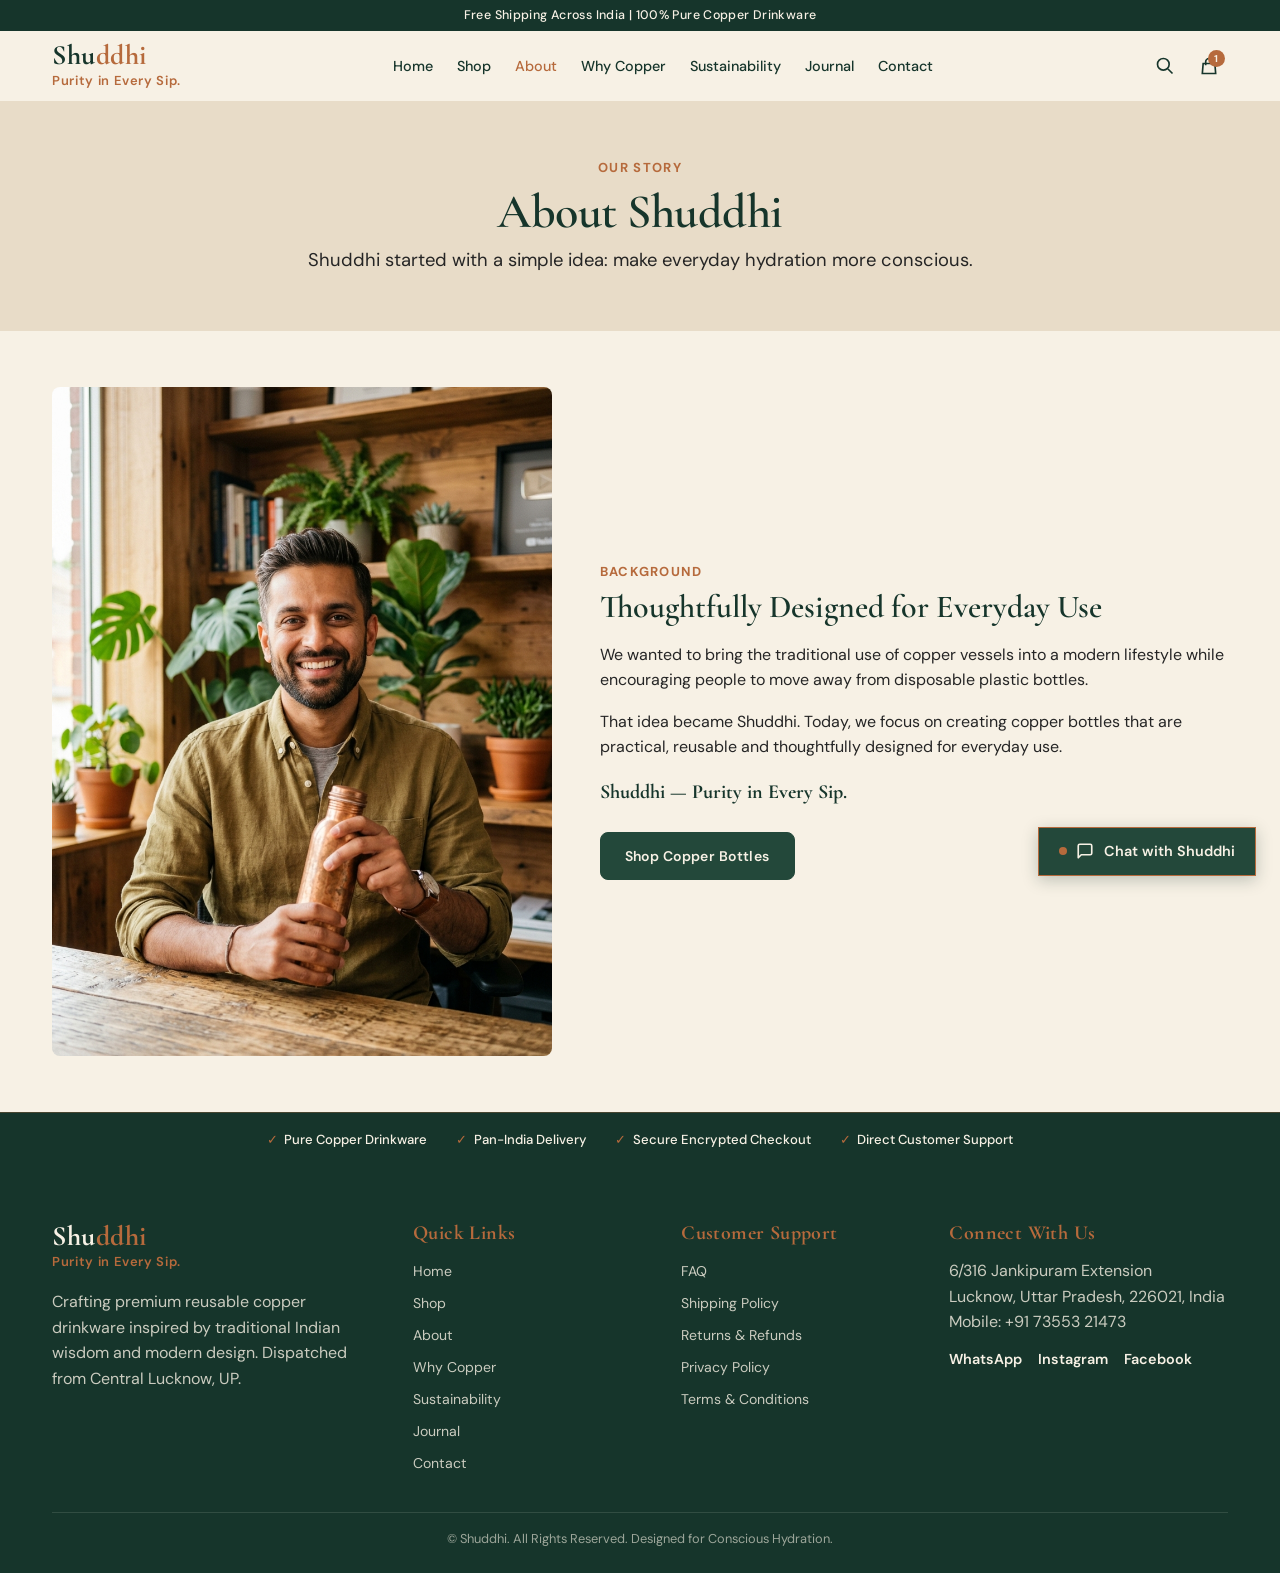
<file: about.html>
<!DOCTYPE html>
<html lang="en">
<head>
  <meta charset="UTF-8">
  <meta name="viewport" content="width=device-width, initial-scale=1.0">
  
  <!-- SEO Primary Metadata -->
  <title>About Shuddhi | Copper Bottles &amp; Conscious Living</title>
  <meta name="description" content="Learn about Shuddhi, our Central Lucknow origin, and our mission to combine traditional Indian copper vessels with modern reusable drinkware.">
  <meta name="keywords" content="about Shuddhi, copper bottle Lucknow, sustainable copper bottle India, copper vessels in Ayurveda">
  <link rel="canonical" href="https://www.shuddhi.space/about.html">
  
  <!-- Favicon -->
  <link rel="icon" type="image/svg+xml" href="favicon.svg">
  <link rel="apple-touch-icon" href="favicon.svg">

  <!-- Open Graph / Social Media -->
  <meta property="og:type" content="website">
  <meta property="og:title" content="About Shuddhi | Copper Bottles &amp; Conscious Living">
  <meta property="og:description" content="Learn about Shuddhi, our Central Lucknow origin, and our mission to combine traditional Indian copper vessels with modern reusable drinkware.">
  <meta property="og:image" content="images/shuddhi_founder_photo.jpg">
  <meta property="og:url" content="https://www.shuddhi.space/about.html">

  <!-- Twitter Card Metadata -->
  <meta name="twitter:card" content="summary_large_image">
  <meta name="twitter:title" content="About Shuddhi | Copper Bottles &amp; Conscious Living">
  <meta name="twitter:description" content="Learn about Shuddhi, our Central Lucknow origin, and our mission to combine traditional Indian copper vessels with modern reusable drinkware.">
  <meta name="twitter:image" content="images/shuddhi_founder_photo.jpg">

  <!-- Google Fonts: Cormorant Garamond (Serif) & DM Sans (Sans-Serif) -->
  <link rel="preconnect" href="https://fonts.googleapis.com">
  <link rel="preconnect" href="https://fonts.gstatic.com" crossorigin>
  <link href="https://fonts.googleapis.com/css2?family=Cormorant+Garamond:ital,wght@0,400;0,500;0,600;0,700;1,400&family=DM+Sans:wght@400;500;600;700&display=swap" rel="stylesheet">

  <!-- Master External Stylesheet & Deferred JavaScript -->
  <link rel="stylesheet" href="style.css">
  <script src="script.js" defer></script>
</head>
<body>

  <!-- Top Announcement Bar -->
  <div class="announcement-bar">
    Free Shipping Across India | 100% Pure Copper Drinkware
  </div>

  <!-- Reusable Sticky Header -->
  <header class="site-header" id="siteHeader">
    <div class="container header-inner">
      <a href="/" class="brand-logo" aria-label="Shuddhi Home Page">
        <span class="brand-logo-text">Shu<span>ddhi</span></span>
        <span class="brand-tagline-sub">Purity in Every Sip.</span>
      </a>

      <!-- Desktop Main Navigation -->
      <nav class="main-nav" aria-label="Primary Navigation">
        <ul class="nav-list">
          <li><a href="/" class="nav-link">Home</a></li>
          <li><a href="/shop.html" class="nav-link">Shop</a></li>
          <li><a href="/about.html" class="nav-link is-active">About</a></li>
          <li><a href="/why-copper.html" class="nav-link">Why Copper</a></li>
          <li><a href="/sustainability.html" class="nav-link">Sustainability</a></li>
          <li><a href="/journal.html" class="nav-link">Journal</a></li>
          <li><a href="/contact.html" class="nav-link">Contact</a></li>
        </ul>
      </nav>

      <!-- Right Header Utility Actions -->
      <div class="header-actions">
        <button class="icon-btn" id="searchToggleBtn" aria-label="Search Catalog" title="Search">
          <svg width="20" height="20" fill="none" stroke="currentColor" stroke-width="2" viewBox="0 0 24 24"><path d="M21 21l-6-6m2-5a7 7 0 11-14 0 7 7 0 0114 0z"/></svg>
        </button>
        <button class="icon-btn" id="cartToggleBtn" aria-label="View Shopping Cart" title="Cart">
          <svg width="20" height="20" fill="none" stroke="currentColor" stroke-width="2" viewBox="0 0 24 24"><path d="M16 11V7a4 4 0 00-8 0v4M5 9h14l1 12H4L5 9z"/></svg>
          <span class="cart-count-badge">1</span>
        </button>
        
        <!-- Mobile Navigation Hamburger Button -->
        <button class="mobile-nav-toggle" id="mobileNavToggle" aria-label="Toggle Navigation Menu" aria-expanded="false" aria-controls="mobileMenuDrawer">
          <span></span>
          <span></span>
          <span></span>
        </button>
      </div>
    </div>

    <!-- Mobile Dropdown Navigation Drawer -->
    <div class="mobile-menu-drawer" id="mobileMenuDrawer">
      <nav aria-label="Mobile Navigation Menu">
        <ul class="mobile-nav-list">
          <li><a href="/" class="mobile-nav-link">Home</a></li>
          <li><a href="/shop.html" class="mobile-nav-link">Shop</a></li>
          <li><a href="/about.html" class="mobile-nav-link is-active">About</a></li>
          <li><a href="/why-copper.html" class="mobile-nav-link">Why Copper</a></li>
          <li><a href="/sustainability.html" class="mobile-nav-link">Sustainability</a></li>
          <li><a href="/journal.html" class="mobile-nav-link">Journal</a></li>
          <li><a href="/contact.html" class="mobile-nav-link">Contact</a></li>
        </ul>
      </nav>
    </div>
  </header>

  <main id="main-content">

    <!-- ABOUT HERO BANNER -->
    <section class="section section-beige">
      <div class="container container-narrow text-center">
        <span class="text-eyebrow">OUR STORY</span>
        <h1>About Shuddhi</h1>
        <p class="text-lead margin-top-xs">
          Shuddhi started with a simple idea: make everyday hydration more conscious.
        </p>
      </div>
    </section>

    <!-- BELIEVABLE FOUNDER STORY -->
    <section class="section">
      <div class="container founder-grid align-center">
        <div class="founder-image-wrapper">
          <img src="images/shuddhi_founder_photo.jpg" alt="Shuddhi founder presenting the brand story" width="500" height="600" loading="lazy">
        </div>

        <div class="founder-content">
          <span class="text-eyebrow">BACKGROUND</span>
          <h2>Thoughtfully Designed for Everyday Use</h2>

          <p class="margin-top-sm">
            We wanted to bring the traditional use of copper vessels into a modern lifestyle while encouraging people to move away from disposable plastic bottles.
          </p>

          <p>
            That idea became Shuddhi. Today, we focus on creating copper bottles that are practical, reusable and thoughtfully designed for everyday use.
          </p>

          <p class="brand-quote-title">
            Shuddhi — Purity in Every Sip.
          </p>

          <div class="margin-top-md">
            <a href="/shop.html" class="btn btn-primary">Shop Copper Bottles</a>
          </div>
        </div>
      </div>
    </section>

  </main>

  <!-- Clean Trust Bar -->
  <div class="trust-bar">
    <div class="container trust-flex">
      <div class="trust-item"><span>✓</span> Pure Copper Drinkware</div>
      <div class="trust-item"><span>✓</span> Pan-India Delivery</div>
      <div class="trust-item"><span>✓</span> Secure Encrypted Checkout</div>
      <div class="trust-item"><span>✓</span> Direct Customer Support</div>
    </div>
  </div>

  <!-- Reusable Site Footer -->
  <footer class="site-footer">
    <div class="container">
      <div class="footer-grid">
        <div class="footer-brand">
          <a href="/" class="brand-logo" aria-label="Shuddhi Footer Logo">
            <span class="brand-logo-text">Shu<span>ddhi</span></span>
            <span class="brand-tagline-sub">Purity in Every Sip.</span>
          </a>
          <p class="text-footer-sub margin-top-sm">
            Crafting premium reusable copper drinkware inspired by traditional Indian wisdom and modern design. Dispatched from Central Lucknow, UP.
          </p>
        </div>

        <div>
          <h3 class="footer-links-title">Quick Links</h3>
          <ul class="footer-links-list">
            <li><a href="/">Home</a></li>
            <li><a href="/shop.html">Shop</a></li>
            <li><a href="/about.html">About</a></li>
            <li><a href="/why-copper.html">Why Copper</a></li>
            <li><a href="/sustainability.html">Sustainability</a></li>
            <li><a href="/journal.html">Journal</a></li>
            <li><a href="/contact.html">Contact</a></li>
          </ul>
        </div>

        <div>
          <h3 class="footer-links-title">Customer Support</h3>
          <ul class="footer-links-list">
            <li><a href="/contact.html">FAQ</a></li>
            <li><a href="/contact.html">Shipping Policy</a></li>
            <li><a href="/contact.html">Returns &amp; Refunds</a></li>
            <li><a href="/contact.html">Privacy Policy</a></li>
            <li><a href="/contact.html">Terms &amp; Conditions</a></li>
          </ul>
        </div>

        <div>
          <h3 class="footer-links-title">Connect With Us</h3>
          <p class="text-footer-sub margin-bottom-sm">
            6/316 Jankipuram Extension<br>
            Lucknow, Uttar Pradesh, 226021, India<br>
            Mobile: +91 73553 21473
          </p>
          <div class="footer-social-links">
            <a href="https://wa.me/917355321473" target="_blank" rel="noopener">WhatsApp</a>
            <a href="https://instagram.com" target="_blank" rel="noopener">Instagram</a>
            <a href="https://facebook.com" target="_blank" rel="noopener">Facebook</a>
          </div>
        </div>
      </div>

      <div class="footer-bottom">
        &copy; Shuddhi. All Rights Reserved. Designed for Conscious Hydration.
      </div>
    </div>
  </footer>

  <!-- Slide-Out Shopping Cart Drawer -->
  <div class="drawer-backdrop" id="drawerBackdrop"></div>
  <aside class="cart-drawer" id="cartDrawer" aria-label="Shopping Cart Drawer">
    <div class="drawer-header">
      <h3 class="drawer-title">Your Shuddhi Cart</h3>
      <button id="closeCartBtn" class="drawer-close-btn" aria-label="Close Cart">&times;</button>
    </div>
    <div class="drawer-body" id="cartItemsContainer">
      <!-- Dynamically populated via script.js -->
    </div>
    <div class="drawer-footer">
      <div class="cart-subtotal-row">
        <span>Subtotal:</span>
        <span id="cartSubtotal">₹799</span>
      </div>
      <button class="btn btn-primary btn-full" onclick="alert('Proceeding to Checkout! Express delivery to Lucknow & Pan-India.')">Proceed to Checkout</button>
    </div>
  </aside>


  <!-- Floating Customer-Support Chatbot Widget -->
  <button class="chatbot-toggle-btn" id="chatbotToggleBtn" aria-label="Chat with Shuddhi Customer Support" aria-expanded="false" aria-controls="chatbotWidget">
    <span class="chatbot-badge"></span>
    <svg width="18" height="18" viewBox="0 0 24 24" fill="none" stroke="currentColor" stroke-width="2.2" stroke-linecap="round" stroke-linejoin="round"><path d="M21 15a2 2 0 0 1-2 2H7l-4 4V5a2 2 0 0 1 2-2h14a2 2 0 0 1 2 2z"></path></svg>
    <span>Chat with Shuddhi</span>
  </button>

  <div class="chatbot-widget" id="chatbotWidget" aria-label="Shuddhi Support Chatbot" role="dialog" aria-hidden="true">
    <div class="chatbot-header">
      <div class="chatbot-header-info">
        <h3 class="chatbot-title">Shuddhi Support</h3>
        <span class="chatbot-subtitle">Purity in Every Sip.</span>
      </div>
      <div class="chatbot-header-actions">
        <button class="chatbot-btn-text" id="chatNewBtn" title="Start New Chat">New Chat</button>
        <button class="chatbot-close-btn" id="chatCloseBtn" aria-label="Close Chat Window">&times;</button>
      </div>
    </div>

    <div class="chatbot-body" id="chatMessages" role="log" aria-live="polite">
      <!-- Dynamic chat message bubbles inserted via script.js -->
    </div>

    <div class="chatbot-footer">
      <form class="chat-input-form" id="chatForm">
        <input type="text" id="chatInput" class="chat-input" placeholder="Ask a question..." aria-label="Type your message" autocomplete="off">
        <button type="submit" class="chat-send-btn" id="chatSendBtn">Send</button>
      </form>
    </div>
  </div>

</body>
</html>
</file>
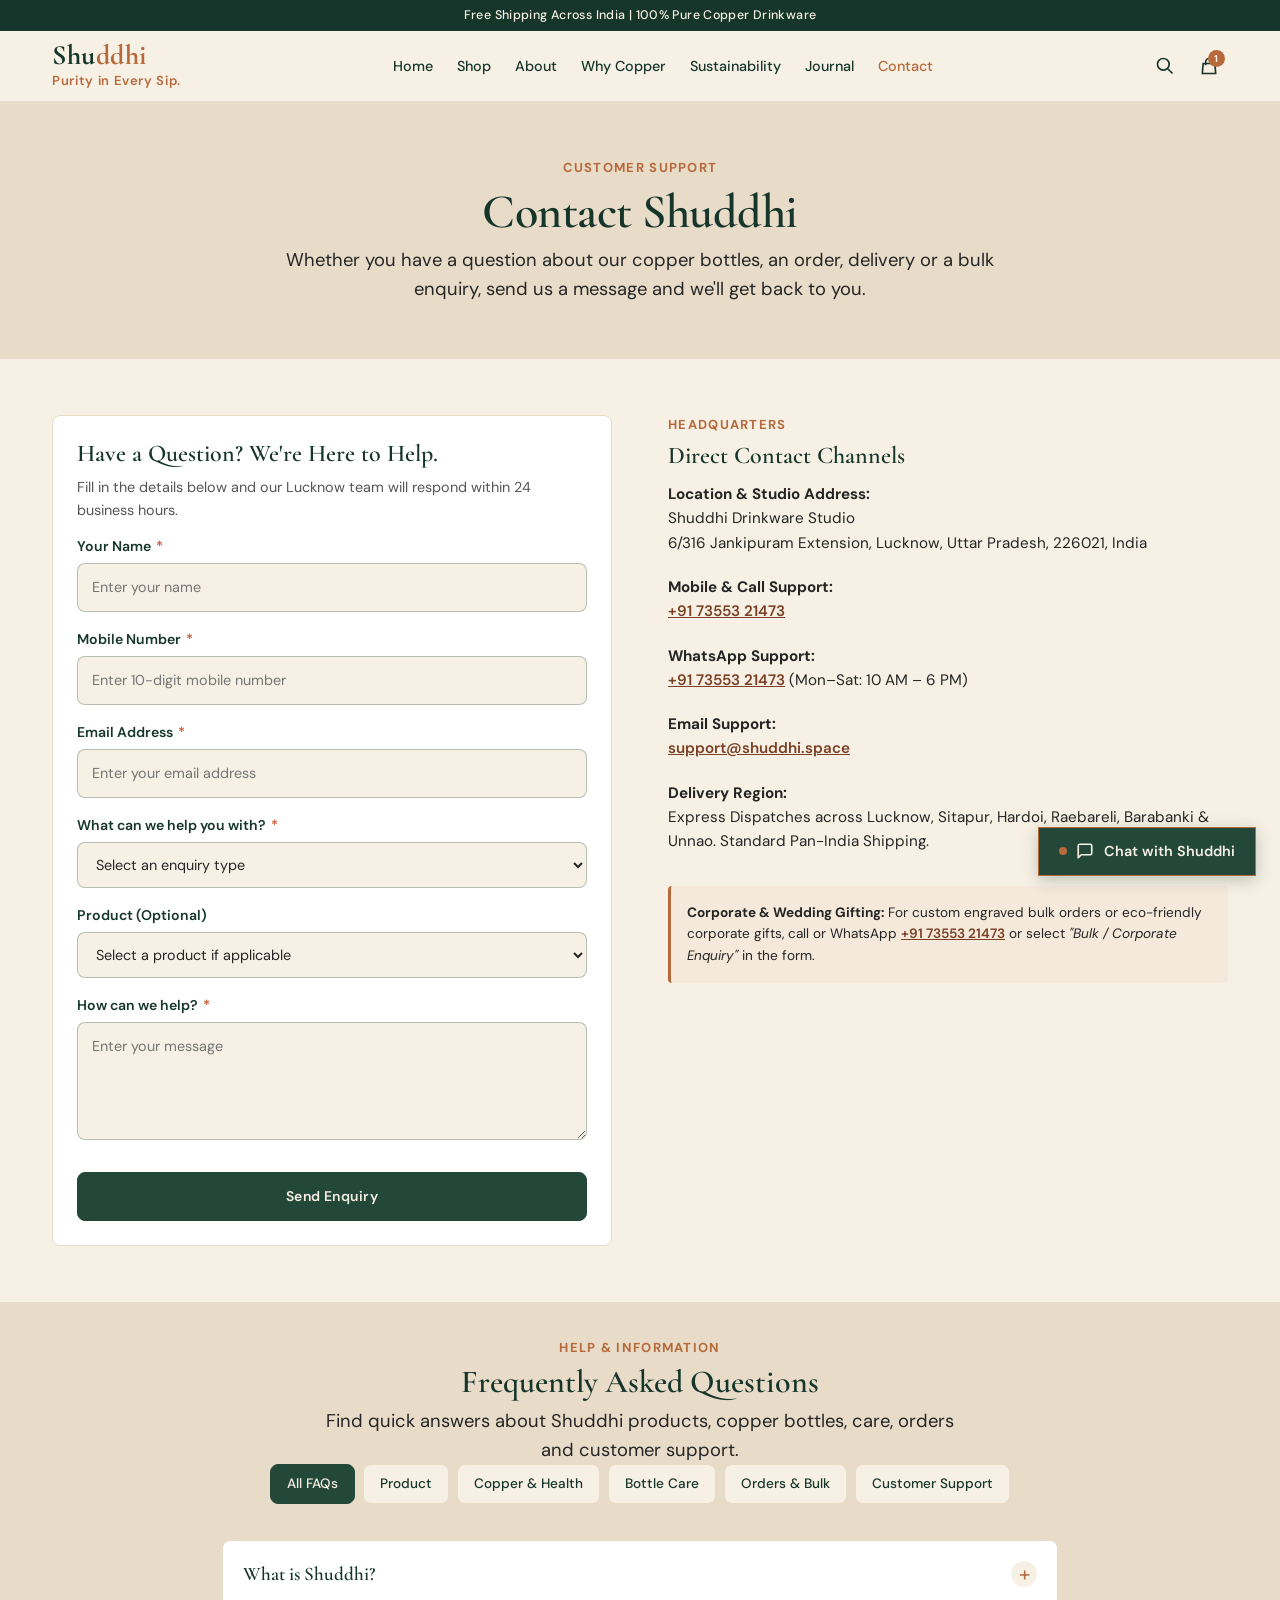
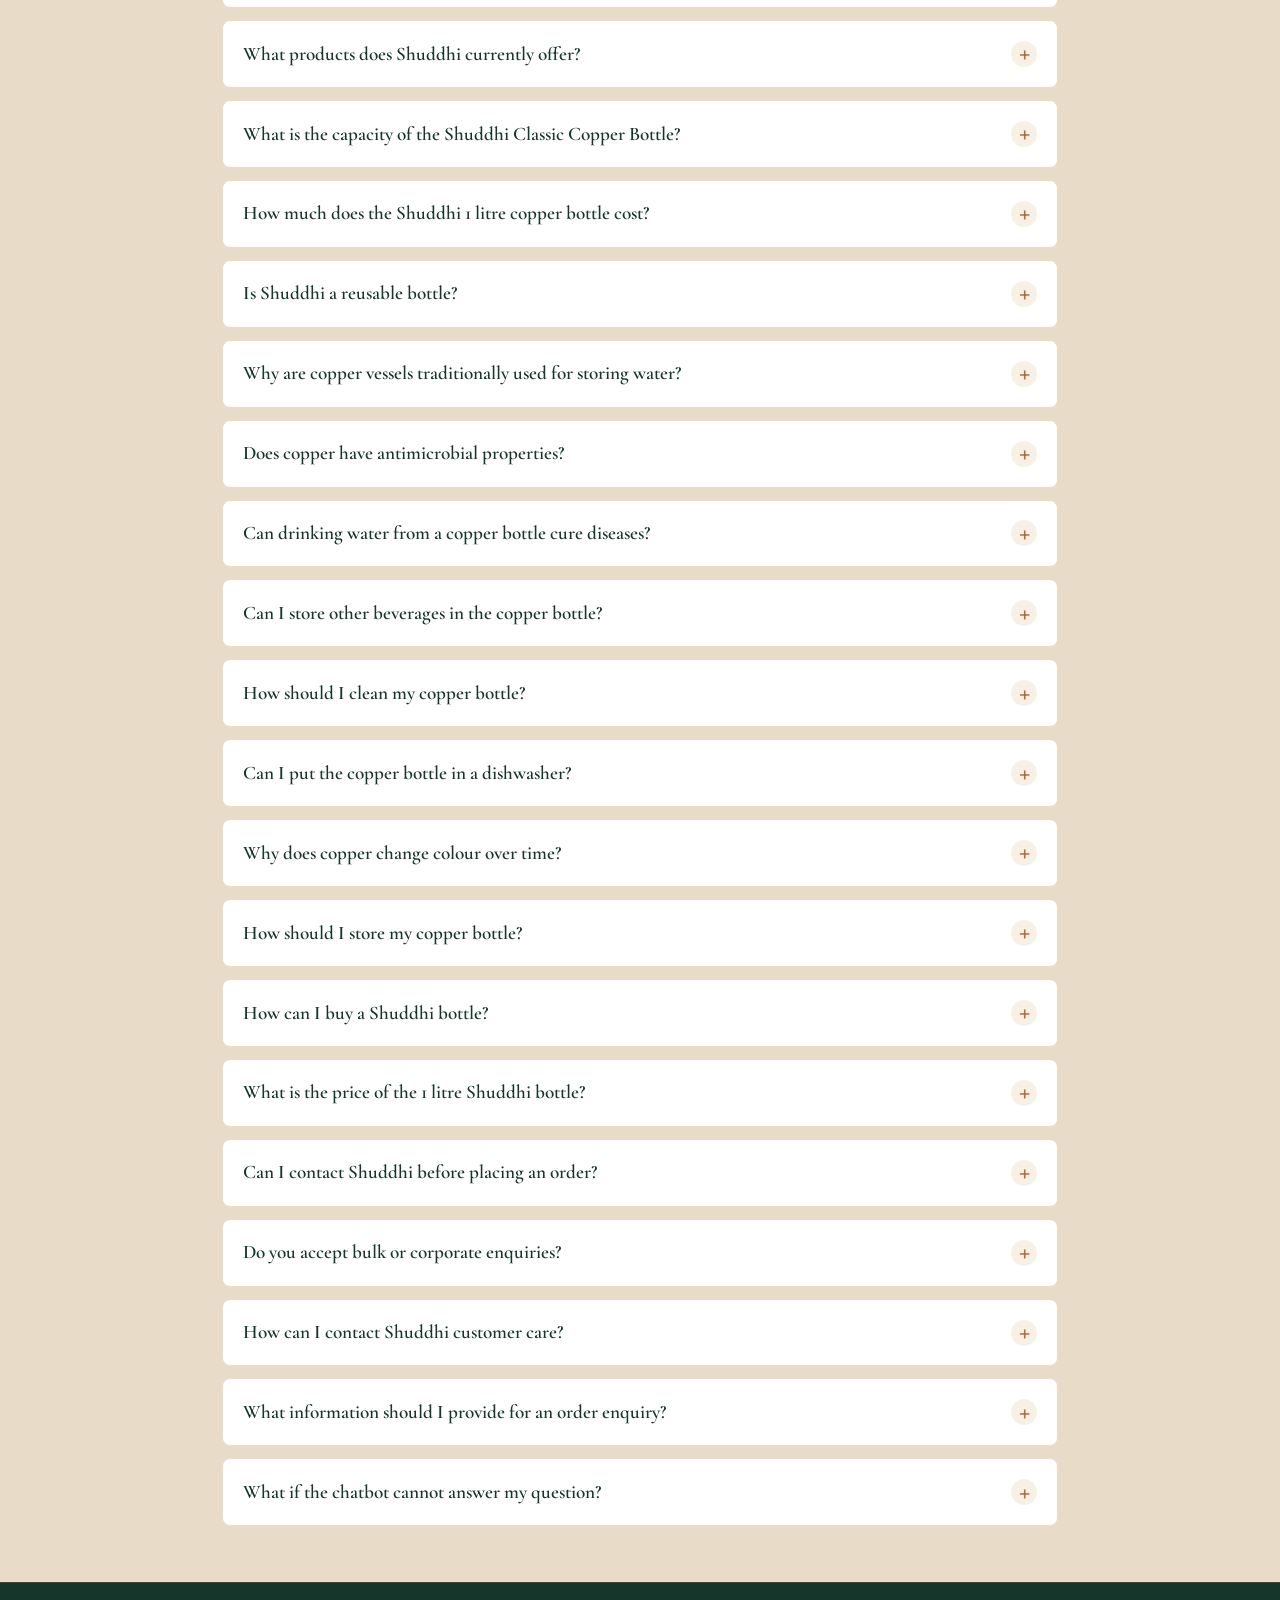
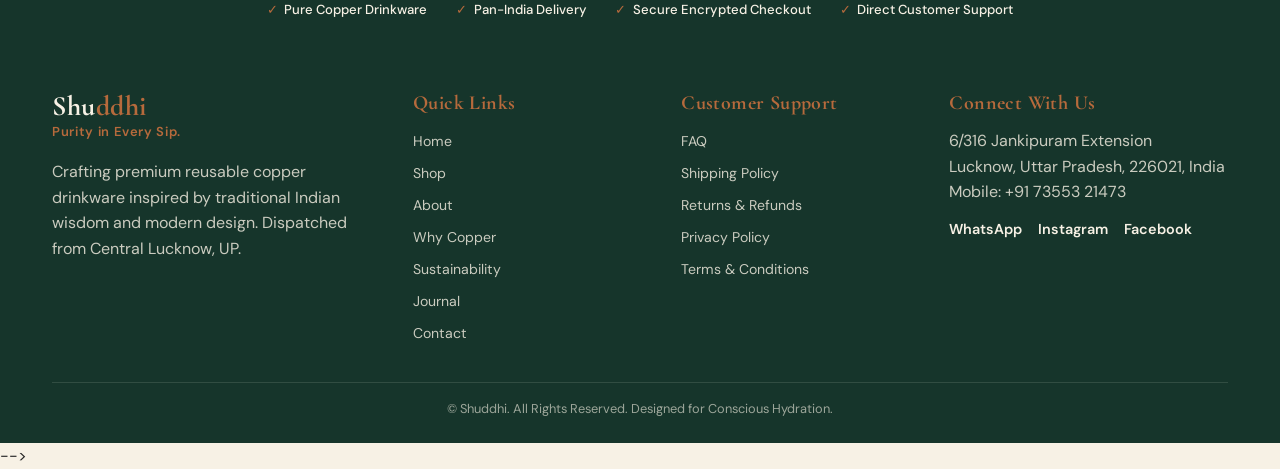
<file: contact.html>
<!DOCTYPE html>
<html lang="en">
<head>
  <!-- Google tag (gtag.js) -->
<script async src="https://www.googletagmanager.com/gtag/js?id=G-65MT7RK7ZD"></script>
<script>
  window.dataLayer = window.dataLayer || [];
  function gtag(){dataLayer.push(arguments);}
  gtag('js', new Date());

  gtag('config', 'G-65MT7RK7ZD');
</script>
  <meta charset="UTF-8">
  <meta name="viewport" content="width=device-width, initial-scale=1.0">
  
  <!-- SEO Primary Metadata -->
  <title>Contact Shuddhi | Copper Bottle Enquiries</title>
  <meta name="description" content="Have questions about your Shuddhi copper bottle or bulk order? Contact our Central Lucknow team for prompt customer support and order enquiries.">
  <meta name="keywords" content="contact Shuddhi, copper bottle support, bulk copper bottle order, Lucknow copper bottle store, customer support">
  <link rel="canonical" href="https://www.shuddhi.space/contact.html">
  
  <!-- Favicon -->
  <link rel="icon" type="image/svg+xml" href="favicon.svg">
  <link rel="apple-touch-icon" href="favicon.svg">

  <!-- Open Graph / Social Media -->
  <meta property="og:type" content="website">
  <meta property="og:title" content="Contact Shuddhi | Copper Bottle Enquiries">
  <meta property="og:description" content="Have questions about your Shuddhi copper bottle or bulk order? Contact our Central Lucknow team for prompt customer support and order enquiries.">
  <meta property="og:image" content="images/shuddhi_hero_lifestyle.jpg">
  <meta property="og:url" content="https://www.shuddhi.space/contact.html">

  <!-- Twitter Card Metadata -->
  <meta name="twitter:card" content="summary_large_image">
  <meta name="twitter:title" content="Contact Shuddhi | Copper Bottle Enquiries">
  <meta name="twitter:description" content="Have questions about your Shuddhi copper bottle or bulk order? Contact our Central Lucknow team for prompt customer support.">
  <meta name="twitter:image" content="images/shuddhi_hero_lifestyle.jpg">

  <!-- Google Fonts: Cormorant Garamond (Serif) & DM Sans (Sans-Serif) -->
  <link rel="preconnect" href="https://fonts.googleapis.com">
  <link rel="preconnect" href="https://fonts.gstatic.com" crossorigin>
  <link href="https://fonts.googleapis.com/css2?family=Cormorant+Garamond:ital,wght@0,400;0,500;0,600;0,700;1,400&family=DM+Sans:wght@400;500;600;700&display=swap" rel="stylesheet">

  <!-- Structured Data: FAQPage Schema -->
  <script type="application/ld+json">
  {
    "@context": "https://schema.org",
    "@type": "FAQPage",
    "mainEntity": [
      {
        "@type": "Question",
        "name": "What is Shuddhi?",
        "acceptedAnswer": {
          "@type": "Answer",
          "text": "Shuddhi is a lifestyle brand focused on reusable copper drinkware and more conscious everyday hydration. Our products are inspired by the traditional use of copper vessels in Indian households."
        }
      },
      {
        "@type": "Question",
        "name": "What products does Shuddhi currently offer?",
        "acceptedAnswer": {
          "@type": "Answer",
          "text": "Our current featured product is the Shuddhi Classic Copper Bottle with a 1 litre capacity, priced at ₹799. Additional products and sizes may be added to the collection over time."
        }
      },
      {
        "@type": "Question",
        "name": "What is the capacity of the Shuddhi Classic Copper Bottle?",
        "acceptedAnswer": {
          "@type": "Answer",
          "text": "The current Shuddhi Classic Copper Bottle has a capacity of 1 litre."
        }
      },
      {
        "@type": "Question",
        "name": "How much does the Shuddhi 1 litre copper bottle cost?",
        "acceptedAnswer": {
          "@type": "Answer",
          "text": "The current listed price is ₹799."
        }
      },
      {
        "@type": "Question",
        "name": "Is Shuddhi a reusable bottle?",
        "acceptedAnswer": {
          "@type": "Answer",
          "text": "Yes. Shuddhi copper bottles are intended for repeated everyday use, providing an alternative to single-use plastic bottles."
        }
      },
      {
        "@type": "Question",
        "name": "Why are copper vessels traditionally used for storing water?",
        "acceptedAnswer": {
          "@type": "Answer",
          "text": "Copper vessels have been used traditionally in Indian households for generations. Shuddhi takes inspiration from this traditional practice and brings copper drinkware into a modern everyday lifestyle."
        }
      },
      {
        "@type": "Question",
        "name": "Does copper have antimicrobial properties?",
        "acceptedAnswer": {
          "@type": "Answer",
          "text": "Copper is known to have antimicrobial properties. However, this should not be interpreted as a medical treatment or a guarantee of health benefits."
        }
      },
      {
        "@type": "Question",
        "name": "Can drinking water from a copper bottle cure diseases?",
        "acceptedAnswer": {
          "@type": "Answer",
          "text": "No. Shuddhi does not claim that drinking water stored in a copper bottle cures or treats diseases. Our products are lifestyle drinkware and are not medical products."
        }
      },
      {
        "@type": "Question",
        "name": "How should I clean my copper bottle?",
        "acceptedAnswer": {
          "@type": "Answer",
          "text": "Clean your copper bottle regularly according to the care instructions supplied with the product. Avoid harsh abrasive cleaners that may damage the copper surface."
        }
      },
      {
        "@type": "Question",
        "name": "How can I contact Shuddhi customer care?",
        "acceptedAnswer": {
          "@type": "Answer",
          "text": "Use the customer-support form available through the chatbot or Contact page. Provide your name, mobile number, email address and enquiry details so our team can assist you."
        }
      }
    ]
  }
  </script>

  <!-- Master External Stylesheet & Deferred JavaScript -->
  <link rel="stylesheet" href="style.css">
  <script src="script.js" defer></script>
</head>
<body>

  <!-- Top Announcement Bar -->
  <div class="announcement-bar">
    Free Shipping Across India | 100% Pure Copper Drinkware
  </div>

  <!-- Reusable Sticky Header -->
  <header class="site-header" id="siteHeader">
    <div class="container header-inner">
      <a href="/" class="brand-logo" aria-label="Shuddhi Home Page">
        <span class="brand-logo-text">Shu<span>ddhi</span></span>
        <span class="brand-tagline-sub">Purity in Every Sip.</span>
      </a>

      <!-- Desktop Main Navigation -->
      <nav class="main-nav" aria-label="Primary Navigation">
        <ul class="nav-list">
          <li><a href="/" class="nav-link">Home</a></li>
          <li><a href="/shop.html" class="nav-link">Shop</a></li>
          <li><a href="/about.html" class="nav-link">About</a></li>
          <li><a href="/why-copper.html" class="nav-link">Why Copper</a></li>
          <li><a href="/sustainability.html" class="nav-link">Sustainability</a></li>
          <li><a href="/journal.html" class="nav-link">Journal</a></li>
          <li><a href="/contact.html" class="nav-link is-active">Contact</a></li>
        </ul>
      </nav>

      <!-- Right Header Utility Actions -->
      <div class="header-actions">
        <button class="icon-btn" id="searchToggleBtn" aria-label="Search Catalog" title="Search">
          <svg width="20" height="20" fill="none" stroke="currentColor" stroke-width="2" viewBox="0 0 24 24"><path d="M21 21l-6-6m2-5a7 7 0 11-14 0 7 7 0 0114 0z"/></svg>
        </button>
        <button class="icon-btn" id="cartToggleBtn" aria-label="View Shopping Cart" title="Cart">
          <svg width="20" height="20" fill="none" stroke="currentColor" stroke-width="2" viewBox="0 0 24 24"><path d="M16 11V7a4 4 0 00-8 0v4M5 9h14l1 12H4L5 9z"/></svg>
          <span class="cart-count-badge">1</span>
        </button>
        
        <!-- Mobile Navigation Hamburger Button -->
        <button class="mobile-nav-toggle" id="mobileNavToggle" aria-label="Toggle Navigation Menu" aria-expanded="false" aria-controls="mobileMenuDrawer">
          <span></span>
          <span></span>
          <span></span>
        </button>
      </div>
    </div>

    <!-- Mobile Dropdown Navigation Drawer -->
    <div class="mobile-menu-drawer" id="mobileMenuDrawer">
      <nav aria-label="Mobile Navigation Menu">
        <ul class="mobile-nav-list">
          <li><a href="/" class="mobile-nav-link">Home</a></li>
          <li><a href="/shop.html" class="mobile-nav-link">Shop</a></li>
          <li><a href="/about.html" class="mobile-nav-link">About</a></li>
          <li><a href="/why-copper.html" class="mobile-nav-link">Why Copper</a></li>
          <li><a href="/sustainability.html" class="mobile-nav-link">Sustainability</a></li>
          <li><a href="/journal.html" class="mobile-nav-link">Journal</a></li>
          <li><a href="/contact.html" class="mobile-nav-link is-active">Contact</a></li>
        </ul>
      </nav>
    </div>
  </header>

  <main id="main-content">

    <!-- CONTACT HERO BANNER -->
    <section class="section section-beige">
      <div class="container container-narrow text-center">
        <span class="text-eyebrow">CUSTOMER SUPPORT</span>
        <h1>Contact Shuddhi</h1>
        <p class="text-lead margin-top-xs">
          Whether you have a question about our copper bottles, an order, delivery or a bulk enquiry, send us a message and we'll get back to you.
        </p>
      </div>
    </section>

    <!-- FORM & CONTACT DETAILS SECTION -->
    <section class="section">
      <div class="container" style="display: grid; grid-template-columns: repeat(auto-fit, minmax(320px, 1fr)); gap: var(--space-2xl); align-items: start;">
        
        <!-- ACCESSIBLE FORM CONTAINER -->
        <div class="pillar-card" style="padding: 1.5rem; background-color: var(--color-white);">
          <h2 style="font-size: 1.5rem; margin-bottom: 0.5rem;">Have a Question? We're Here to Help.</h2>
          <p class="text-muted margin-bottom-sm" style="font-size: 0.9rem;">
            Fill in the details below and our Lucknow team will respond within 24 business hours.
          </p>

          <!-- Accessible On-Page Success State -->
          <div class="contact-success-banner" id="contactSuccessMsg" tabindex="-1" aria-live="polite">
            <h3>Thank you for contacting Shuddhi.</h3>
            <p>We've received your enquiry and will get back to you soon.</p>
          </div>

          <!-- Semantic Contact Form -->
          <form id="contactForm" novalidate>
            
            <!-- 1. Customer Name -->
            <div class="form-group">
              <label for="contactName" class="form-label">Your Name <span class="req">*</span></label>
              <input type="text" id="contactName" name="name" class="form-input" placeholder="Enter your name" required>
              <span class="form-error-msg" id="contactNameError" role="alert"></span>
            </div>

            <!-- 2. Mobile Number (10 digits) -->
            <div class="form-group">
              <label for="contactMobile" class="form-label">Mobile Number <span class="req">*</span></label>
              <input type="tel" id="contactMobile" name="mobile" class="form-input" placeholder="Enter 10-digit mobile number" required>
              <span class="form-error-msg" id="contactMobileError" role="alert"></span>
            </div>

            <!-- 3. Email Address -->
            <div class="form-group">
              <label for="contactEmail" class="form-label">Email Address <span class="req">*</span></label>
              <input type="email" id="contactEmail" name="email" class="form-input" placeholder="Enter your email address" required>
              <span class="form-error-msg" id="contactEmailError" role="alert"></span>
            </div>

            <!-- 4. Enquiry Type -->
            <div class="form-group">
              <label for="contactEnquiryType" class="form-label">What can we help you with? <span class="req">*</span></label>
              <select id="contactEnquiryType" name="enquiryType" class="form-input" required>
                <option value="">Select an enquiry type</option>
                <option value="Product Enquiry">Product Enquiry</option>
                <option value="Order Enquiry">Order Enquiry</option>
                <option value="Delivery Enquiry">Delivery Enquiry</option>
                <option value="Product Care">Product Care</option>
                <option value="Bulk / Corporate Enquiry">Bulk / Corporate Enquiry</option>
                <option value="Wholesale Enquiry">Wholesale Enquiry</option>
                <option value="Return / Refund">Return / Refund</option>
                <option value="Other">Other</option>
              </select>
              <span class="form-error-msg" id="contactEnquiryTypeError" role="alert"></span>
            </div>

            <!-- 5. Product (Optional) -->
            <div class="form-group">
              <label for="contactProduct" class="form-label">Product (Optional)</label>
              <select id="contactProduct" name="product" class="form-input">
                <option value="General / Unspecified">Select a product if applicable</option>
                <option value="Shuddhi Classic Copper Bottle — 1 L">Shuddhi Classic Copper Bottle — 1 L (₹799)</option>
                <option value="Shuddhi Hammered Copper Bottle — 1 L">Shuddhi Hammered Copper Bottle — 1 L (₹799)</option>
                <option value="Shuddhi Matte Copper Bottle — 1 L">Shuddhi Matte Copper Bottle — 1 L (₹799)</option>
                <option value="Shuddhi Premium Copper Bottle — 1 L">Shuddhi Premium Copper Bottle — 1 L (₹899)</option>
              </select>
            </div>

            <!-- 6. Message -->
            <div class="form-group">
              <label for="contactMessage" class="form-label">How can we help? <span class="req">*</span></label>
              <textarea id="contactMessage" name="message" class="form-input" rows="4" placeholder="Enter your message" required></textarea>
              <span class="form-error-msg" id="contactMessageError" role="alert"></span>
            </div>

            <button type="submit" class="btn btn-primary btn-full margin-top-sm">Send Enquiry</button>

          </form>
        </div>

        <!-- DIRECT CONTACT INFO & HEADQUARTERS -->
        <div>
          <span class="text-eyebrow">HEADQUARTERS</span>
          <h2 style="font-size: 1.5rem; margin-bottom: 0.8rem;">Direct Contact Channels</h2>
          
          <div style="display: flex; flex-direction: column; gap: 1.25rem; font-size: 0.95rem;">
            <div>
              <strong>Location &amp; Studio Address:</strong><br>
              Shuddhi Drinkware Studio<br>
              6/316 Jankipuram Extension, Lucknow, Uttar Pradesh, 226021, India
            </div>

            <div>
              <strong>Mobile &amp; Call Support:</strong><br>
              <a href="tel:+917355321473" class="link-copper">+91 73553 21473</a>
            </div>

            <div>
              <strong>WhatsApp Support:</strong><br>
              <a href="https://wa.me/917355321473" target="_blank" rel="noopener" class="link-copper">+91 73553 21473</a> (Mon–Sat: 10 AM – 6 PM)
            </div>

            <div>
              <strong>Email Support:</strong><br>
              <a href="mailto:support@shuddhi.space" class="link-copper">support@shuddhi.space</a>
            </div>

            <div>
              <strong>Delivery Region:</strong><br>
              Express Dispatches across Lucknow, Sitapur, Hardoi, Raebareli, Barabanki &amp; Unnao. Standard Pan-India Shipping.
            </div>
          </div>

          <div class="disclaimer-box margin-top-lg">
            <strong>Corporate &amp; Wedding Gifting:</strong> For custom engraved bulk orders or eco-friendly corporate gifts, call or WhatsApp <a href="https://wa.me/917355321473" target="_blank" rel="noopener" class="link-copper">+91 73553 21473</a> or select <em>"Bulk / Corporate Enquiry"</em> in the form.
          </div>
        </div>

      </div>
    </section>

    <!-- DEDICATED ACCESSIBLE FAQ SECTION -->
    <section class="section section-beige faq-section" id="faq">
      <div class="container container-mid">
        <div class="text-center margin-bottom-lg">
          <span class="text-eyebrow">HELP &amp; INFORMATION</span>
          <h2>Frequently Asked Questions</h2>
          <p class="text-lead container-small margin-top-xs">
            Find quick answers about Shuddhi products, copper bottles, care, orders and customer support.
          </p>
        </div>

        <!-- Category Filter Tabs -->
        <div class="faq-categories" role="tablist" aria-label="FAQ Categories">
          <button class="faq-category-btn is-active" data-category="all" role="tab" aria-selected="true">All FAQs</button>
          <button class="faq-category-btn" data-category="product" role="tab" aria-selected="false">Product</button>
          <button class="faq-category-btn" data-category="health" role="tab" aria-selected="false">Copper &amp; Health</button>
          <button class="faq-category-btn" data-category="care" role="tab" aria-selected="false">Bottle Care</button>
          <button class="faq-category-btn" data-category="order" role="tab" aria-selected="false">Orders &amp; Bulk</button>
          <button class="faq-category-btn" data-category="support" role="tab" aria-selected="false">Customer Support</button>
        </div>

        <!-- Accessible Accordion Container -->
        <div class="faq-accordion" id="faqAccordion">

          <!-- PRODUCT FAQs -->
          <div class="faq-item" data-category="product">
            <button class="faq-trigger" aria-expanded="false" aria-controls="faq-ans-1" id="faq-btn-1">
              <span class="faq-question">What is Shuddhi?</span>
              <span class="faq-icon" aria-hidden="true">+</span>
            </button>
            <div class="faq-panel" id="faq-ans-1" role="region" aria-labelledby="faq-btn-1" hidden>
              <p>Shuddhi is a lifestyle brand focused on reusable copper drinkware and more conscious everyday hydration. Our products are inspired by the traditional use of copper vessels in Indian households.</p>
            </div>
          </div>

          <div class="faq-item" data-category="product">
            <button class="faq-trigger" aria-expanded="false" aria-controls="faq-ans-2" id="faq-btn-2">
              <span class="faq-question">What products does Shuddhi currently offer?</span>
              <span class="faq-icon" aria-hidden="true">+</span>
            </button>
            <div class="faq-panel" id="faq-ans-2" role="region" aria-labelledby="faq-btn-2" hidden>
              <p>Our current featured product is the Shuddhi Classic Copper Bottle with a 1 litre capacity, priced at ₹799. Additional products and sizes may be added to the collection over time.</p>
            </div>
          </div>

          <div class="faq-item" data-category="product">
            <button class="faq-trigger" aria-expanded="false" aria-controls="faq-ans-3" id="faq-btn-3">
              <span class="faq-question">What is the capacity of the Shuddhi Classic Copper Bottle?</span>
              <span class="faq-icon" aria-hidden="true">+</span>
            </button>
            <div class="faq-panel" id="faq-ans-3" role="region" aria-labelledby="faq-btn-3" hidden>
              <p>The current Shuddhi Classic Copper Bottle has a capacity of 1 litre.</p>
            </div>
          </div>

          <div class="faq-item" data-category="product">
            <button class="faq-trigger" aria-expanded="false" aria-controls="faq-ans-4" id="faq-btn-4">
              <span class="faq-question">How much does the Shuddhi 1 litre copper bottle cost?</span>
              <span class="faq-icon" aria-hidden="true">+</span>
            </button>
            <div class="faq-panel" id="faq-ans-4" role="region" aria-labelledby="faq-btn-4" hidden>
              <p>The current listed price is ₹799.</p>
            </div>
          </div>

          <div class="faq-item" data-category="product">
            <button class="faq-trigger" aria-expanded="false" aria-controls="faq-ans-5" id="faq-btn-5">
              <span class="faq-question">Is Shuddhi a reusable bottle?</span>
              <span class="faq-icon" aria-hidden="true">+</span>
            </button>
            <div class="faq-panel" id="faq-ans-5" role="region" aria-labelledby="faq-btn-5" hidden>
              <p>Yes. Shuddhi copper bottles are intended for repeated everyday use, providing an alternative to single-use plastic bottles.</p>
            </div>
          </div>

          <!-- COPPER & HEALTH FAQs -->
          <div class="faq-item" data-category="health">
            <button class="faq-trigger" aria-expanded="false" aria-controls="faq-ans-6" id="faq-btn-6">
              <span class="faq-question">Why are copper vessels traditionally used for storing water?</span>
              <span class="faq-icon" aria-hidden="true">+</span>
            </button>
            <div class="faq-panel" id="faq-ans-6" role="region" aria-labelledby="faq-btn-6" hidden>
              <p>Copper vessels have been used traditionally in Indian households for generations. Shuddhi takes inspiration from this traditional practice and brings copper drinkware into a modern everyday lifestyle.</p>
            </div>
          </div>

          <div class="faq-item" data-category="health">
            <button class="faq-trigger" aria-expanded="false" aria-controls="faq-ans-7" id="faq-btn-7">
              <span class="faq-question">Does copper have antimicrobial properties?</span>
              <span class="faq-icon" aria-hidden="true">+</span>
            </button>
            <div class="faq-panel" id="faq-ans-7" role="region" aria-labelledby="faq-btn-7" hidden>
              <p>Copper is known to have antimicrobial properties. However, this should not be interpreted as a medical treatment or a guarantee of health benefits.</p>
            </div>
          </div>

          <div class="faq-item" data-category="health">
            <button class="faq-trigger" aria-expanded="false" aria-controls="faq-ans-8" id="faq-btn-8">
              <span class="faq-question">Can drinking water from a copper bottle cure diseases?</span>
              <span class="faq-icon" aria-hidden="true">+</span>
            </button>
            <div class="faq-panel" id="faq-ans-8" role="region" aria-labelledby="faq-btn-8" hidden>
              <p>No. Shuddhi does not claim that drinking water stored in a copper bottle cures or treats diseases. Our products are lifestyle drinkware and are not medical products.</p>
            </div>
          </div>

          <div class="faq-item" data-category="health">
            <button class="faq-trigger" aria-expanded="false" aria-controls="faq-ans-9" id="faq-btn-9">
              <span class="faq-question">Can I store other beverages in the copper bottle?</span>
              <span class="faq-icon" aria-hidden="true">+</span>
            </button>
            <div class="faq-panel" id="faq-ans-9" role="region" aria-labelledby="faq-btn-9" hidden>
              <p>Unless the specific product instructions say otherwise, use the bottle primarily for storing water. Follow the care and usage instructions supplied with your product.</p>
            </div>
          </div>

          <!-- CARE FAQs -->
          <div class="faq-item" data-category="care">
            <button class="faq-trigger" aria-expanded="false" aria-controls="faq-ans-10" id="faq-btn-10">
              <span class="faq-question">How should I clean my copper bottle?</span>
              <span class="faq-icon" aria-hidden="true">+</span>
            </button>
            <div class="faq-panel" id="faq-ans-10" role="region" aria-labelledby="faq-btn-10" hidden>
              <p>Clean your copper bottle regularly according to the care instructions supplied with the product. Avoid harsh abrasive cleaners that may damage the copper surface.</p>
            </div>
          </div>

          <div class="faq-item" data-category="care">
            <button class="faq-trigger" aria-expanded="false" aria-controls="faq-ans-11" id="faq-btn-11">
              <span class="faq-question">Can I put the copper bottle in a dishwasher?</span>
              <span class="faq-icon" aria-hidden="true">+</span>
            </button>
            <div class="faq-panel" id="faq-ans-11" role="region" aria-labelledby="faq-btn-11" hidden>
              <p>Please follow the product-specific care instructions. Do not place the bottle in a dishwasher unless the manufacturer specifically confirms that it is dishwasher-safe.</p>
            </div>
          </div>

          <div class="faq-item" data-category="care">
            <button class="faq-trigger" aria-expanded="false" aria-controls="faq-ans-12" id="faq-btn-12">
              <span class="faq-question">Why does copper change colour over time?</span>
              <span class="faq-icon" aria-hidden="true">+</span>
            </button>
            <div class="faq-panel" id="faq-ans-12" role="region" aria-labelledby="faq-btn-12" hidden>
              <p>Copper naturally develops changes in colour and surface appearance with use and exposure to air and moisture. This is a normal characteristic of copper.</p>
            </div>
          </div>

          <div class="faq-item" data-category="care">
            <button class="faq-trigger" aria-expanded="false" aria-controls="faq-ans-13" id="faq-btn-13">
              <span class="faq-question">How should I store my copper bottle?</span>
              <span class="faq-icon" aria-hidden="true">+</span>
            </button>
            <div class="faq-panel" id="faq-ans-13" role="region" aria-labelledby="faq-btn-13" hidden>
              <p>Keep the bottle clean and dry when not in use. Follow the care instructions provided with your specific Shuddhi product.</p>
            </div>
          </div>

          <!-- ORDER FAQs -->
          <div class="faq-item" data-category="order">
            <button class="faq-trigger" aria-expanded="false" aria-controls="faq-ans-14" id="faq-btn-14">
              <span class="faq-question">How can I buy a Shuddhi bottle?</span>
              <span class="faq-icon" aria-hidden="true">+</span>
            </button>
            <div class="faq-panel" id="faq-ans-14" role="region" aria-labelledby="faq-btn-14" hidden>
              <p>You can explore the Shuddhi collection on our website and select the product you want to purchase.</p>
            </div>
          </div>

          <div class="faq-item" data-category="order">
            <button class="faq-trigger" aria-expanded="false" aria-controls="faq-ans-15" id="faq-btn-15">
              <span class="faq-question">What is the price of the 1 litre Shuddhi bottle?</span>
              <span class="faq-icon" aria-hidden="true">+</span>
            </button>
            <div class="faq-panel" id="faq-ans-15" role="region" aria-labelledby="faq-btn-15" hidden>
              <p>The current listed price is ₹799.</p>
            </div>
          </div>

          <div class="faq-item" data-category="order">
            <button class="faq-trigger" aria-expanded="false" aria-controls="faq-ans-16" id="faq-btn-16">
              <span class="faq-question">Can I contact Shuddhi before placing an order?</span>
              <span class="faq-icon" aria-hidden="true">+</span>
            </button>
            <div class="faq-panel" id="faq-ans-16" role="region" aria-labelledby="faq-btn-16" hidden>
              <p>Yes. You can use our customer-support chatbot or contact form if you have questions about a product, order, delivery or bulk enquiry.</p>
            </div>
          </div>

          <div class="faq-item" data-category="order">
            <button class="faq-trigger" aria-expanded="false" aria-controls="faq-ans-17" id="faq-btn-17">
              <span class="faq-question">Do you accept bulk or corporate enquiries?</span>
              <span class="faq-icon" aria-hidden="true">+</span>
            </button>
            <div class="faq-panel" id="faq-ans-17" role="region" aria-labelledby="faq-btn-17" hidden>
              <p>Yes, customers interested in bulk, corporate or wholesale enquiries can contact the Shuddhi team through the enquiry form.</p>
            </div>
          </div>

          <!-- SUPPORT FAQs -->
          <div class="faq-item" data-category="support">
            <button class="faq-trigger" aria-expanded="false" aria-controls="faq-ans-18" id="faq-btn-18">
              <span class="faq-question">How can I contact Shuddhi customer care?</span>
              <span class="faq-icon" aria-hidden="true">+</span>
            </button>
            <div class="faq-panel" id="faq-ans-18" role="region" aria-labelledby="faq-btn-18" hidden>
              <p>Use the customer-support form available through the chatbot or Contact page. Provide your name, mobile number, email address and enquiry details so our team can assist you.</p>
            </div>
          </div>

          <div class="faq-item" data-category="support">
            <button class="faq-trigger" aria-expanded="false" aria-controls="faq-ans-19" id="faq-btn-19">
              <span class="faq-question">What information should I provide for an order enquiry?</span>
              <span class="faq-icon" aria-hidden="true">+</span>
            </button>
            <div class="faq-panel" id="faq-ans-19" role="region" aria-labelledby="faq-btn-19" hidden>
              <p>Please provide your name, mobile number or email address, order details if available, and a brief description of your issue.</p>
            </div>
          </div>

          <div class="faq-item" data-category="support">
            <button class="faq-trigger" aria-expanded="false" aria-controls="faq-ans-20" id="faq-btn-20">
              <span class="faq-question">What if the chatbot cannot answer my question?</span>
              <span class="faq-icon" aria-hidden="true">+</span>
            </button>
            <div class="faq-panel" id="faq-ans-20" role="region" aria-labelledby="faq-btn-20" hidden>
              <p>The chatbot should offer an option to contact the Shuddhi customer-care team through an enquiry form.</p>
            </div>
          </div>

        </div>
      </div>
    </section>

  </main>

  <!-- Clean Trust Bar -->
  <div class="trust-bar">
    <div class="container trust-flex">
      <div class="trust-item"><span>✓</span> Pure Copper Drinkware</div>
      <div class="trust-item"><span>✓</span> Pan-India Delivery</div>
      <div class="trust-item"><span>✓</span> Secure Encrypted Checkout</div>
      <div class="trust-item"><span>✓</span> Direct Customer Support</div>
    </div>
  </div>

  <!-- Reusable Site Footer -->
  <footer class="site-footer">
    <div class="container">
      <div class="footer-grid">
        <div class="footer-brand">
          <a href="/" class="brand-logo" aria-label="Shuddhi Footer Logo">
            <span class="brand-logo-text">Shu<span>ddhi</span></span>
            <span class="brand-tagline-sub">Purity in Every Sip.</span>
          </a>
          <p class="text-footer-sub margin-top-sm">
            Crafting premium reusable copper drinkware inspired by traditional Indian wisdom and modern design. Dispatched from Central Lucknow, UP.
          </p>
        </div>

        <div>
          <h3 class="footer-links-title">Quick Links</h3>
          <ul class="footer-links-list">
            <li><a href="/">Home</a></li>
            <li><a href="/shop.html">Shop</a></li>
            <li><a href="/about.html">About</a></li>
            <li><a href="/why-copper.html">Why Copper</a></li>
            <li><a href="/sustainability.html">Sustainability</a></li>
            <li><a href="/journal.html">Journal</a></li>
            <li><a href="/contact.html">Contact</a></li>
          </ul>
        </div>

        <div>
          <h3 class="footer-links-title">Customer Support</h3>
          <ul class="footer-links-list">
            <li><a href="/contact.html">FAQ</a></li>
            <li><a href="/contact.html">Shipping Policy</a></li>
            <li><a href="/contact.html">Returns &amp; Refunds</a></li>
            <li><a href="/contact.html">Privacy Policy</a></li>
            <li><a href="/contact.html">Terms &amp; Conditions</a></li>
          </ul>
        </div>

        <div>
          <h3 class="footer-links-title">Connect With Us</h3>
          <p class="text-footer-sub margin-bottom-sm">
            6/316 Jankipuram Extension<br>
            Lucknow, Uttar Pradesh, 226021, India<br>
            Mobile: +91 73553 21473
          </p>
          <div class="footer-social-links">
            <a href="https://wa.me/917355321473" target="_blank" rel="noopener">WhatsApp</a>
            <a href="https://instagram.com" target="_blank" rel="noopener">Instagram</a>
            <a href="https://facebook.com" target="_blank" rel="noopener">Facebook</a>
          </div>
        </div>
      </div>

      <div class="footer-bottom">
        &copy; Shuddhi. All Rights Reserved. Designed for Conscious Hydration.
      </div>
    </div>
  </footer>

  <!-- Slide-Out Shopping Cart Drawer -->
  <div class="drawer-backdrop" id="drawerBackdrop"></div>
  <aside class="cart-drawer" id="cartDrawer" aria-label="Shopping Cart Drawer">
    <div class="drawer-header">
      <h3 class="drawer-title">Your Shuddhi Cart</h3>
      <button id="closeCartBtn" class="drawer-close-btn" aria-label="Close Cart">&times;</button>
    </div>
    <div class="drawer-body" id="cartItemsContainer">
      <!-- Dynamically populated via script.js -->
    </div>
    <div class="drawer-footer">
      <div class="cart-subtotal-row">
        <span>Subtotal:</span>
        <span id="cartSubtotal">₹799</span>
      </div>
      <button class="btn btn-primary btn-full" onclick="alert('Proceeding to Checkout! Express delivery to Lucknow & Pan-India.')">Proceed to Checkout</button>
    </div>
  </aside>


  <!-- Floating Customer-Support Chatbot Widget -->
  <button class="chatbot-toggle-btn" id="chatbotToggleBtn" aria-label="Chat with Shuddhi Customer Support" aria-expanded="false" aria-controls="chatbotWidget">
    <span class="chatbot-badge"></span>
    <svg width="18" height="18" viewBox="0 0 24 24" fill="none" stroke="currentColor" stroke-width="2.2" stroke-linecap="round" stroke-linejoin="round"><path d="M21 15a2 2 0 0 1-2 2H7l-4 4V5a2 2 0 0 1 2-2h14a2 2 0 0 1 2 2z"></path></svg>
    <span>Chat with Shuddhi</span>
  </button>

  <div class="chatbot-widget" id="chatbotWidget" aria-label="Shuddhi Support Chatbot" role="dialog" aria-hidden="true">
    <div class="chatbot-header">
      <div class="chatbot-header-info">
        <h3 class="chatbot-title">Shuddhi Support</h3>
        <span class="chatbot-subtitle">Purity in Every Sip.</span>
      </div>
      <div class="chatbot-header-actions">
        <button class="chatbot-btn-text" id="chatNewBtn" title="Start New Chat">New Chat</button>
        <button class="chatbot-close-btn" id="chatCloseBtn" aria-label="Close Chat Window">&times;</button>
      </div>
    </div>

    <div class="chatbot-body" id="chatMessages" role="log" aria-live="polite">
      <!-- Dynamic chat message bubbles inserted via script.js -->
    </div>

    <div class="chatbot-footer">
      <form class="chat-input-form" id="chatForm">
        <input type="text" id="chatInput" class="chat-input" placeholder="Ask a question..." aria-label="Type your message" autocomplete="off">
        <button type="submit" class="chat-send-btn" id="chatSendBtn">Send</button>
      </form>
    </div>
  </div>
  <!-- ... other footer stuff ... -->

    <!-- <!-- Start of HubSpot Embed Code -->
<script type="text/javascript" id="hs-script-loader" async defer src="//js-na2.hs-scripts.com/247926804.js"></script>
<!-- End of HubSpot Embed Code -->-->
</body>
</html>
</file>
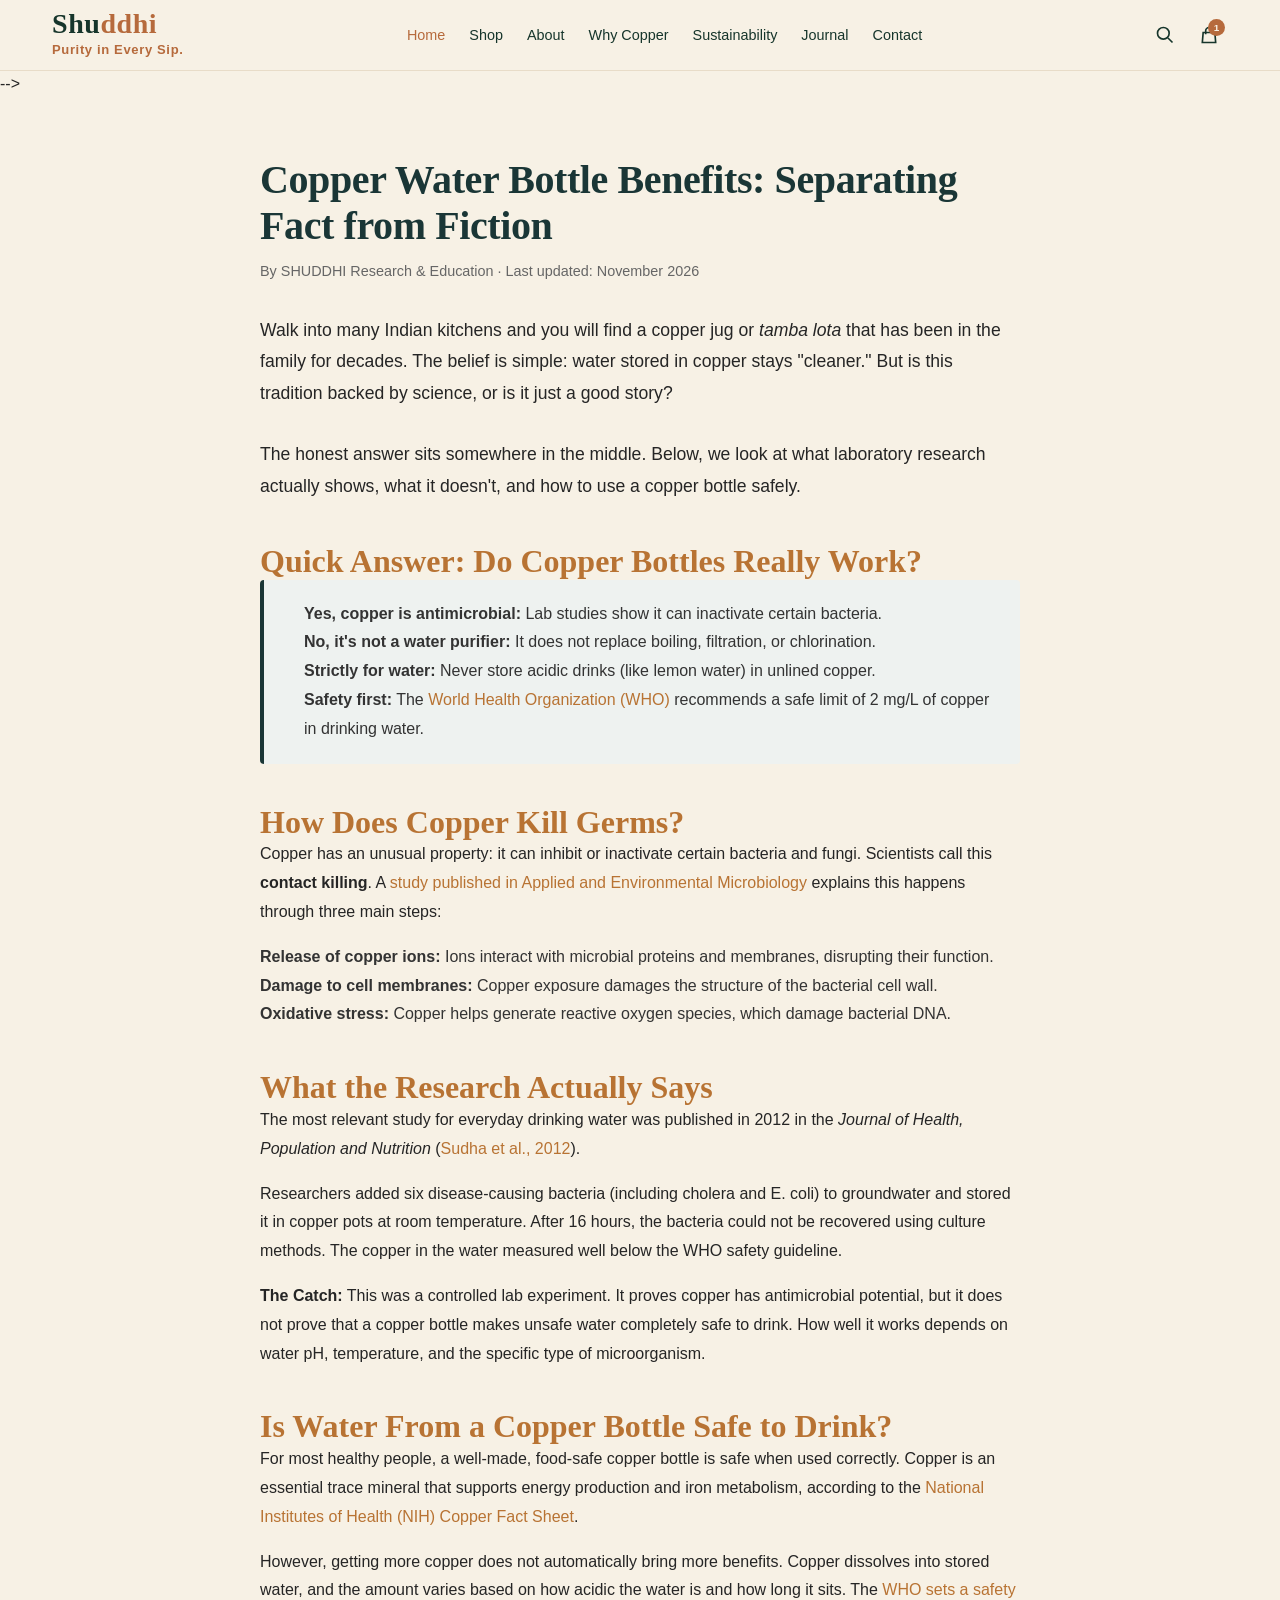
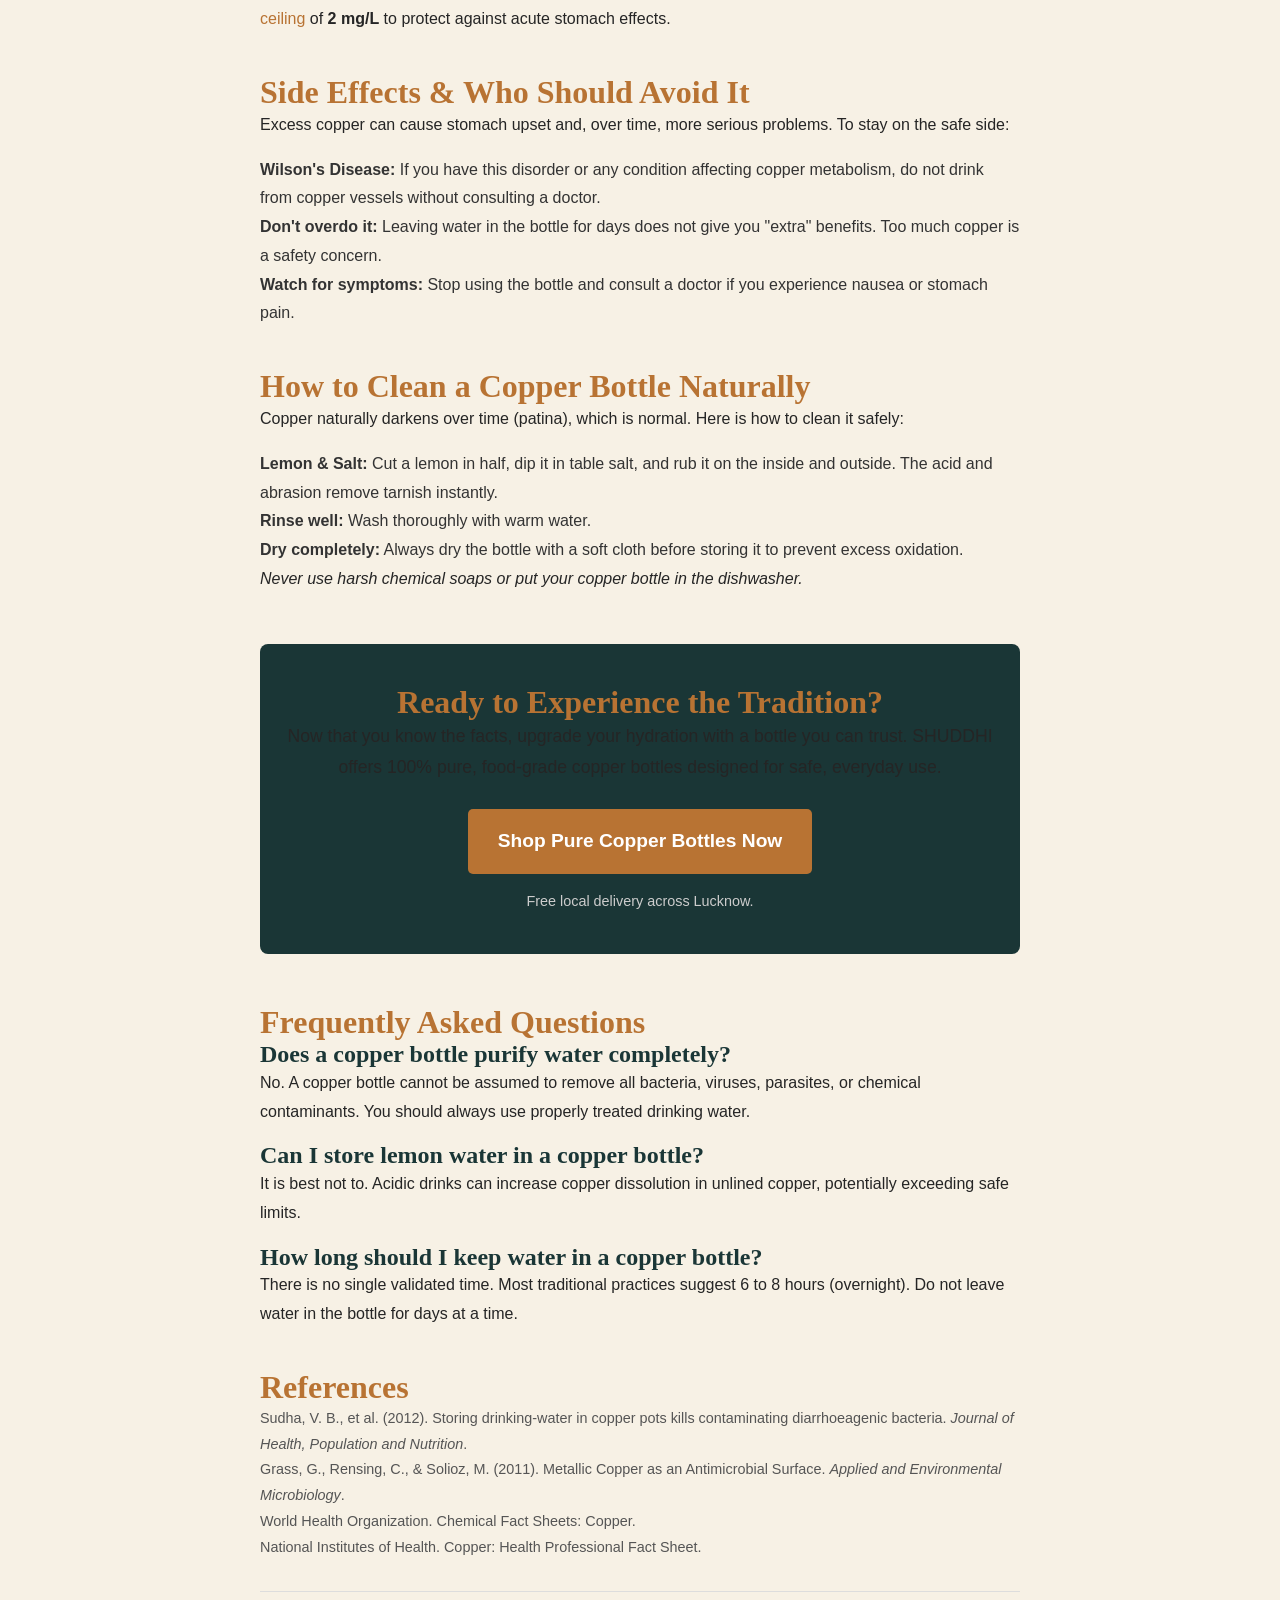
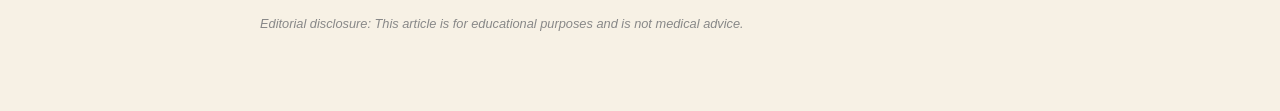
<file: copper-bottle-benefits-science.html>
<!DOCTYPE html>
<html lang="en">
<head>
    <meta charset="UTF-8">
    <meta name="viewport" content="width=device-width, initial-scale=1.0">
    <title>Copper Water Bottle Benefits: What Science Says (2026)</title>
    <meta name="description" content="Do copper bottles really kill bacteria? We break down peer-reviewed studies, safe WHO limits, side effects, and how to use one safely. Read the science.">
    <link rel="canonical" href="https://www.shuddhi.space/copper-bottle-benefits-science.html" />
    <link rel="stylesheet" href="style.css">
</head>
<body>

    <!-- <div class="announcement-bar">
    Free Shipping Across India | 100% Pure Copper Drinkware
  </div>

  <!-- Reusable Sticky Header -->
  <header class="site-header" id="siteHeader">
    <div class="container header-inner">
      <a href="/" class="brand-logo" aria-label="Shuddhi Home Page">
        <span class="brand-logo-text">Shu<span>ddhi</span></span>
        <span class="brand-tagline-sub">Purity in Every Sip.</span>
      </a>

      <!-- Desktop Main Navigation -->
      <nav class="main-nav" aria-label="Primary Navigation">
        <ul class="nav-list">
          <li><a href="/" class="nav-link is-active">Home</a></li>
          <li><a href="/shop.html" class="nav-link">Shop</a></li>
          <li><a href="/about.html" class="nav-link">About</a></li>
          <li><a href="/why-copper.html" class="nav-link">Why Copper</a></li>
          <li><a href="/sustainability.html" class="nav-link">Sustainability</a></li>
          <li><a href="/journal.html" class="nav-link">Journal</a></li>
          <li><a href="/contact.html" class="nav-link">Contact</a></li>
        </ul>
      </nav>

      <!-- Right Header Utility Actions -->
      <div class="header-actions">
        <button class="icon-btn" id="searchToggleBtn" aria-label="Search Catalog" title="Search">
          <svg width="20" height="20" fill="none" stroke="currentColor" stroke-width="2" viewBox="0 0 24 24"><path d="M21 21l-6-6m2-5a7 7 0 11-14 0 7 7 0 0114 0z"/></svg>
        </button>
        <button class="icon-btn" id="cartToggleBtn" aria-label="View Shopping Cart" title="Cart">
          <svg width="20" height="20" fill="none" stroke="currentColor" stroke-width="2" viewBox="0 0 24 24"><path d="M16 11V7a4 4 0 00-8 0v4M5 9h14l1 12H4L5 9z"/></svg>
          <span class="cart-count-badge">1</span>
        </button>
        
        <!-- Mobile Navigation Hamburger Button -->
        <button class="mobile-nav-toggle" id="mobileNavToggle" aria-label="Toggle Navigation Menu" aria-expanded="false" aria-controls="mobileMenuDrawer">
          <span></span>
          <span></span>
          <span></span>
        </button>
      </div>
    </div>

    <!-- Mobile Dropdown Navigation Drawer -->
    <div class="mobile-menu-drawer" id="mobileMenuDrawer">
      <nav aria-label="Mobile Navigation Menu">
        <ul class="mobile-nav-list">
          <li><a href="/" class="mobile-nav-link is-active">Home</a></li>
          <li><a href="/shop.html" class="mobile-nav-link">Shop</a></li>
          <li><a href="/about.html" class="mobile-nav-link">About</a></li>
          <li><a href="/why-copper.html" class="mobile-nav-link">Why Copper</a></li>
          <li><a href="/sustainability.html" class="mobile-nav-link">Sustainability</a></li>
          <li><a href="/journal.html" class="mobile-nav-link">Journal</a></li>
          <li><a href="/contact.html" class="mobile-nav-link">Contact</a></li>
        </ul>
      </nav>
    </div>
  </header> -->

    <main style="max-width: 800px; margin: 0 auto; padding: 60px 20px; font-family: 'DM Sans', sans-serif; line-height: 1.8; color: #333;">
        
        <h1 style="color: #1A3636; font-size: 2.5rem; margin-bottom: 10px; font-family: 'Cormorant Garamond', serif;">Copper Water Bottle Benefits: Separating Fact from Fiction</h1>
        <p style="color: #666; font-size: 0.9rem; margin-bottom: 30px;">By SHUDDHI Research & Education · Last updated: November 2026</p>

        <p style="font-size: 1.1rem; margin-bottom: 30px;">Walk into many Indian kitchens and you will find a copper jug or <em>tamba lota</em> that has been in the family for decades. The belief is simple: water stored in copper stays "cleaner." But is this tradition backed by science, or is it just a good story?</p>
        
        <p style="font-size: 1.1rem; margin-bottom: 30px;">The honest answer sits somewhere in the middle. Below, we look at what laboratory research actually shows, what it doesn't, and how to use a copper bottle safely.</p>

        <h2 style="color: #b87333; margin-top: 40px;">Quick Answer: Do Copper Bottles Really Work?</h2>
        <div style="background-color: #eef2f0; padding: 20px; border-left: 4px solid #1A3636; border-radius: 4px; margin-bottom: 30px;">
            <ul style="margin: 0; padding-left: 20px;">
                <li><strong>Yes, copper is antimicrobial:</strong> Lab studies show it can inactivate certain bacteria.</li>
                <li><strong>No, it's not a water purifier:</strong> It does not replace boiling, filtration, or chlorination.</li>
                <li><strong>Strictly for water:</strong> Never store acidic drinks (like lemon water) in unlined copper.</li>
                <li><strong>Safety first:</strong> The <a href="https://www.who.int/publications/m/item/chemical-fact-sheets--copper" target="_blank" rel="noopener" style="color: #b87333;">World Health Organization (WHO)</a> recommends a safe limit of 2 mg/L of copper in drinking water.</li>
            </ul>
        </div>

        <h2 style="color: #b87333; margin-top: 40px;">How Does Copper Kill Germs?</h2>
        <p>Copper has an unusual property: it can inhibit or inactivate certain bacteria and fungi. Scientists call this <strong>contact killing</strong>. A <a href="https://journals.asm.org/doi/10.1128/AEM.05313-11" target="_blank" rel="noopener" style="color: #b87333;">study published in Applied and Environmental Microbiology</a> explains this happens through three main steps:</p>
        <ol>
            <li><strong>Release of copper ions:</strong> Ions interact with microbial proteins and membranes, disrupting their function.</li>
            <li><strong>Damage to cell membranes:</strong> Copper exposure damages the structure of the bacterial cell wall.</li>
            <li><strong>Oxidative stress:</strong> Copper helps generate reactive oxygen species, which damage bacterial DNA.</li>
        </ol>

        <h2 style="color: #b87333; margin-top: 40px;">What the Research Actually Says</h2>
        <p>The most relevant study for everyday drinking water was published in 2012 in the <em>Journal of Health, Population and Nutrition</em> (<a href="https://pmc.ncbi.nlm.nih.gov/articles/PMC3312355/" target="_blank" rel="noopener" style="color: #b87333;">Sudha et al., 2012</a>).</p>
        <p>Researchers added six disease-causing bacteria (including cholera and E. coli) to groundwater and stored it in copper pots at room temperature. After 16 hours, the bacteria could not be recovered using culture methods. The copper in the water measured well below the WHO safety guideline.</p>
        <p><strong>The Catch:</strong> This was a controlled lab experiment. It proves copper has antimicrobial potential, but it does not prove that a copper bottle makes unsafe water completely safe to drink. How well it works depends on water pH, temperature, and the specific type of microorganism.</p>

        <h2 style="color: #b87333; margin-top: 40px;">Is Water From a Copper Bottle Safe to Drink?</h2>
        <p>For most healthy people, a well-made, food-safe copper bottle is safe when used correctly. Copper is an essential trace mineral that supports energy production and iron metabolism, according to the <a href="https://ods.od.nih.gov/factsheets/Copper-HealthProfessional/" target="_blank" rel="noopener" style="color: #b87333;">National Institutes of Health (NIH) Copper Fact Sheet</a>.</p>
        <p>However, getting more copper does not automatically bring more benefits. Copper dissolves into stored water, and the amount varies based on how acidic the water is and how long it sits. The <a href="https://www.who.int/publications/m/item/chemical-fact-sheets--copper" target="_blank" rel="noopener" style="color: #b87333;">WHO sets a safety ceiling</a> of <strong>2 mg/L</strong> to protect against acute stomach effects.</p>

        <h2 style="color: #b87333; margin-top: 40px;">Side Effects & Who Should Avoid It</h2>
        <p>Excess copper can cause stomach upset and, over time, more serious problems. To stay on the safe side:</p>
        <ul>
            <li><strong>Wilson's Disease:</strong> If you have this disorder or any condition affecting copper metabolism, do not drink from copper vessels without consulting a doctor.</li>
            <li><strong>Don't overdo it:</strong> Leaving water in the bottle for days does not give you "extra" benefits. Too much copper is a safety concern.</li>
            <li><strong>Watch for symptoms:</strong> Stop using the bottle and consult a doctor if you experience nausea or stomach pain.</li>
        </ul>

        <h2 style="color: #b87333; margin-top: 40px;">How to Clean a Copper Bottle Naturally</h2>
        <p>Copper naturally darkens over time (patina), which is normal. Here is how to clean it safely:</p>
        <ol>
            <li><strong>Lemon & Salt:</strong> Cut a lemon in half, dip it in table salt, and rub it on the inside and outside. The acid and abrasion remove tarnish instantly.</li>
            <li><strong>Rinse well:</strong> Wash thoroughly with warm water.</li>
            <li><strong>Dry completely:</strong> Always dry the bottle with a soft cloth before storing it to prevent excess oxidation.</li>
        </ol>
        <p><em>Never use harsh chemical soaps or put your copper bottle in the dishwasher.</em></p>

        <!-- NEW CTA SECTION -->
        <div style="background-color: #1A3636; color: white; padding: 40px 20px; border-radius: 8px; text-align: center; margin: 50px 0;">
            <h2 style="color: #b87333; margin-top: 0; font-family: 'Cormorant Garamond', serif; font-size: 2rem;">Ready to Experience the Tradition?</h2>
            <p style="font-size: 1.1rem; margin-bottom: 25px;">Now that you know the facts, upgrade your hydration with a bottle you can trust. SHUDDHI offers 100% pure, food-grade copper bottles designed for safe, everyday use.</p>
            <a href="/shop.html" style="background-color: #b87333; color: white; padding: 15px 30px; text-decoration: none; border-radius: 5px; font-size: 1.2rem; font-weight: bold; display: inline-block;">Shop Pure Copper Bottles Now</a>
            <p style="font-size: 0.9rem; margin-top: 15px; color: #ccc;">Free local delivery across Lucknow.</p>
        </div>

        <h2 style="color: #b87333; margin-top: 40px;">Frequently Asked Questions</h2>
        
        <h3 style="color: #1A3636;">Does a copper bottle purify water completely?</h3>
        <p>No. A copper bottle cannot be assumed to remove all bacteria, viruses, parasites, or chemical contaminants. You should always use properly treated drinking water.</p>

        <h3 style="color: #1A3636;">Can I store lemon water in a copper bottle?</h3>
        <p>It is best not to. Acidic drinks can increase copper dissolution in unlined copper, potentially exceeding safe limits.</p>

        <h3 style="color: #1A3636;">How long should I keep water in a copper bottle?</h3>
        <p>There is no single validated time. Most traditional practices suggest 6 to 8 hours (overnight). Do not leave water in the bottle for days at a time.</p>

        <h2 style="color: #b87333; margin-top: 40px;">References</h2>
        <ul style="font-size: 0.9rem; color: #555;">
            <li>Sudha, V. B., et al. (2012). Storing drinking-water in copper pots kills contaminating diarrhoeagenic bacteria. <em>Journal of Health, Population and Nutrition</em>.</li>
            <li>Grass, G., Rensing, C., & Solioz, M. (2011). Metallic Copper as an Antimicrobial Surface. <em>Applied and Environmental Microbiology</em>.</li>
            <li>World Health Organization. Chemical Fact Sheets: Copper.</li>
            <li>National Institutes of Health. Copper: Health Professional Fact Sheet.</li>
        </ul>

        <p style="font-size: 0.8rem; color: #888; margin-top: 30px; border-top: 1px solid #ddd; padding-top: 20px;"><em>Editorial disclosure: This article is for educational purposes and is not medical advice.</em></p>

        <!-- FAQ Schema for Rich Snippets -->
        <script type="application/ld+json">
        {
          "@context": "https://schema.org",
          "@type": "FAQPage",
          "mainEntity": [
            {
              "@type": "Question",
              "name": "Does a copper bottle purify water completely?",
              "acceptedAnswer": {
                "@type": "Answer",
                "text": "No. A copper bottle cannot be assumed to remove all bacteria, viruses, parasites, or chemical contaminants. You should always use properly treated drinking water."
              }
            },
            {
              "@type": "Question",
              "name": "Can I store lemon water in a copper bottle?",
              "acceptedAnswer": {
                "@type": "Answer",
                "text": "It is best not to. Acidic drinks can increase copper dissolution in unlined copper, potentially exceeding safe limits."
              }
            },
            {
              "@type": "Question",
              "name": "How long should I keep water in a copper bottle?",
              "acceptedAnswer": {
                "@type": "Answer",
                "text": "There is no single validated time. Most traditional practices suggest 6 to 8 hours (overnight). Do not leave water in the bottle for days at a time."
              }
            }
          ]
        }
        </script>

    </main>

    <!--  div class="footer-brand">
          <a href="/" class="brand-logo" aria-label="Shuddhi Footer Logo">
            <span class="brand-logo-text">Shu<span>ddhi</span></span>
            <span class="brand-tagline-sub">Purity in Every Sip.</span>
          </a>
          <p class="text-footer-sub margin-top-sm">
            Crafting premium reusable copper drinkware inspired by traditional Indian wisdom and modern design. Dispatched from Central Lucknow, UP.
          </p>
        </div>

        <div>
          <h3 class="footer-links-title">Quick Links</h3>
          <ul class="footer-links-list">
            <li><a href="/">Home</a></li>
            <li><a href="/shop.html">Shop</a></li>
            <li><a href="/about.html">About</a></li>
            <li><a href="/why-copper.html">Why Copper</a></li>
            <li><a href="/sustainability.html">Sustainability</a></li>
            <li><a href="/journal.html">Journal</a></li>
            <li><a href="/contact.html">Contact</a></li>
          </ul>
        </div>

        <div>
          <h3 class="footer-links-title">Customer Support</h3>
          <ul class="footer-links-list">
            <li><a href="/contact.html">FAQ</a></li>
            <li><a href="/contact.html">Shipping Policy</a></li>
            <li><a href="/contact.html">Returns &amp; Refunds</a></li>
            <li><a href="/contact.html">Privacy Policy</a></li>
            <li><a href="/contact.html">Terms &amp; Conditions</a></li>
          </ul>
        </div>

        <div>
          <h3 class="footer-links-title">Connect With Us</h3>
          <p class="text-footer-sub margin-bottom-sm">
            6/316 Jankipuram Extension<br>
            Lucknow, Uttar Pradesh, 226021, India<br>
            Mobile: +91 73553 21473
          </p>
          <div class="footer-social-links">
            <a href="https://wa.me/917355321473" target="_blank" rel="noopener">WhatsApp</a>
            <a href="https://www.instagram.com/shuddhi_lucknow/" target="_blank" rel="noopener">Instagram</a>
            
            <a href="https://www.facebook.com/profile.php?id=61592246167354" target="_blank" rel="noopener">Facebook</a>
            <a href="https://www.linkedin.com/in/shuddhi-purity-in-every-sip-61592246167354" target="_blank" rel="noopener">LinkedIn</a>
          </div>
        </div>
      </div>

      <div class="footer-bottom">
        &copy; Shuddhi. All Rights Reserved. Designed for Conscious Hydration.
      </div>
    </div>
  </footer>
 -->

</body>
</html>
</file>
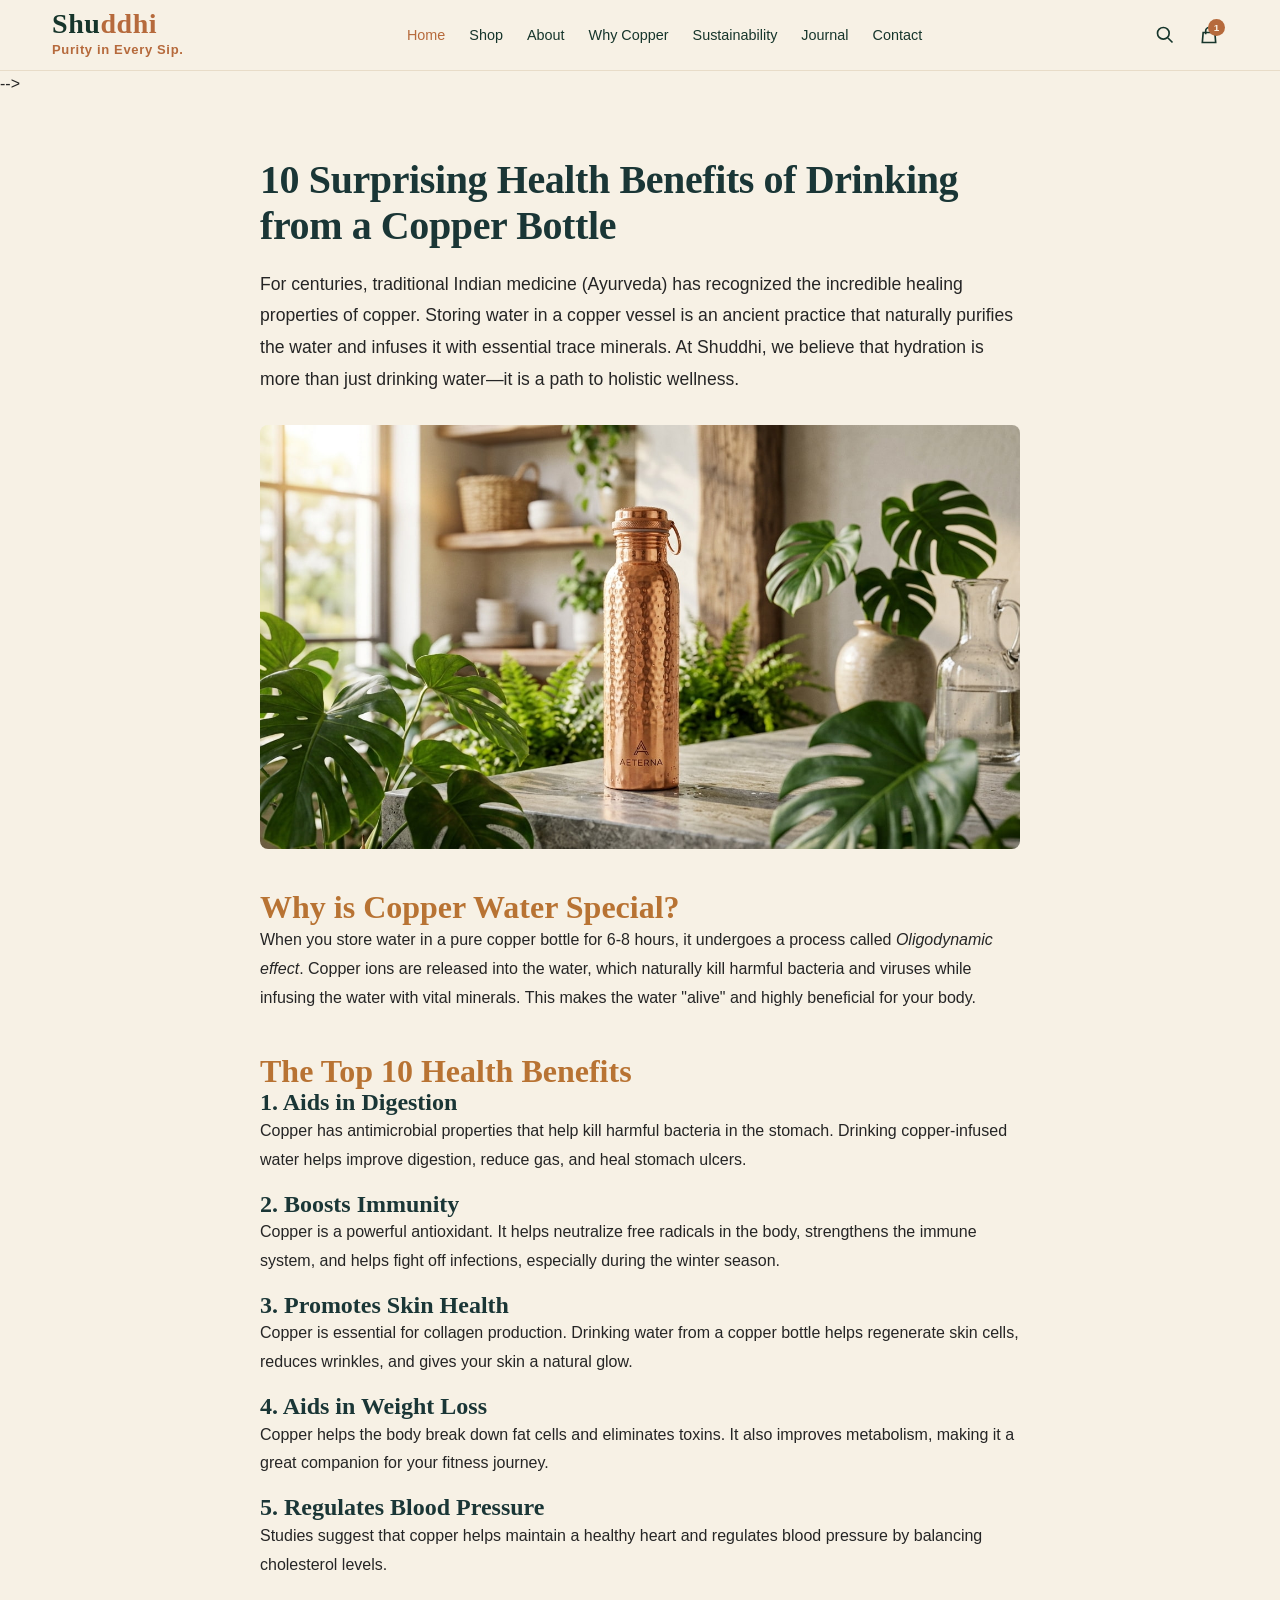
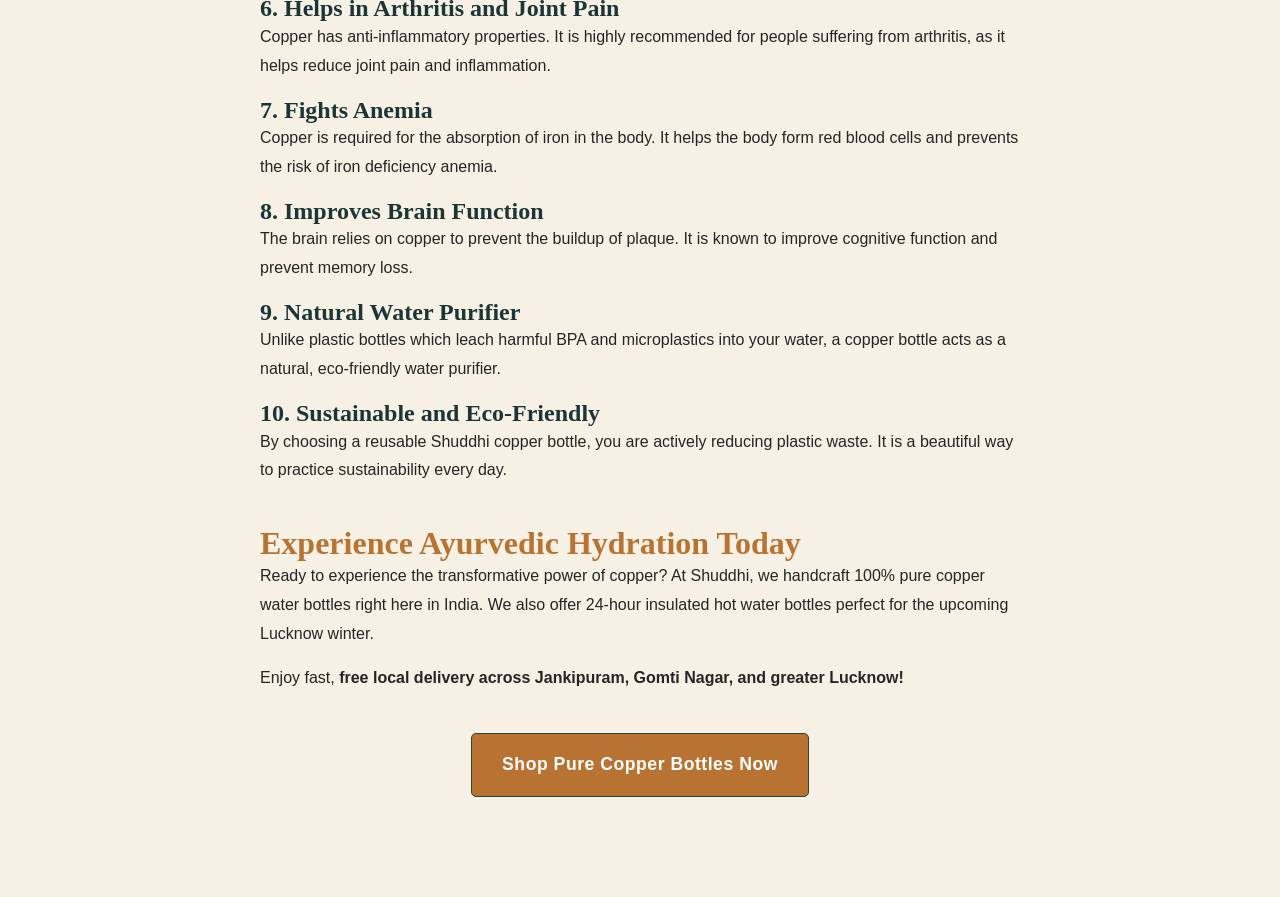
<file: copper-bottle-benefits.html>
<!DOCTYPE html>
<html lang="en">
<head>
    <meta charset="UTF-8">
    <meta name="viewport" content="width=device-width, initial-scale=1.0">
    <title>10 Health Benefits of Drinking from a Copper Bottle | Shuddhi</title>
    <meta name="description" content="Discover the Ayurvedic health benefits of drinking water from a pure copper bottle. Learn how copper supports digestion, immunity, and skin health. Shop Shuddhi.">
    <link rel="canonical" href="https://www.shuddhi.space/copper-bottle-benefits.html" />
    <link rel="stylesheet" href="style.css">
</head>
<body>

    <!--  <div class="announcement-bar">
    Free Shipping Across India | 100% Pure Copper Drinkware
  </div>

  <!-- Reusable Sticky Header -->
  <header class="site-header" id="siteHeader">
    <div class="container header-inner">
      <a href="/" class="brand-logo" aria-label="Shuddhi Home Page">
        <span class="brand-logo-text">Shu<span>ddhi</span></span>
        <span class="brand-tagline-sub">Purity in Every Sip.</span>
      </a>

      <!-- Desktop Main Navigation -->
      <nav class="main-nav" aria-label="Primary Navigation">
        <ul class="nav-list">
          <li><a href="/" class="nav-link is-active">Home</a></li>
          <li><a href="/shop.html" class="nav-link">Shop</a></li>
          <li><a href="/about.html" class="nav-link">About</a></li>
          <li><a href="/why-copper.html" class="nav-link">Why Copper</a></li>
          <li><a href="/sustainability.html" class="nav-link">Sustainability</a></li>
          <li><a href="/journal.html" class="nav-link">Journal</a></li>
          <li><a href="/contact.html" class="nav-link">Contact</a></li>
        </ul>
      </nav>

      <!-- Right Header Utility Actions -->
      <div class="header-actions">
        <button class="icon-btn" id="searchToggleBtn" aria-label="Search Catalog" title="Search">
          <svg width="20" height="20" fill="none" stroke="currentColor" stroke-width="2" viewBox="0 0 24 24"><path d="M21 21l-6-6m2-5a7 7 0 11-14 0 7 7 0 0114 0z"/></svg>
        </button>
        <button class="icon-btn" id="cartToggleBtn" aria-label="View Shopping Cart" title="Cart">
          <svg width="20" height="20" fill="none" stroke="currentColor" stroke-width="2" viewBox="0 0 24 24"><path d="M16 11V7a4 4 0 00-8 0v4M5 9h14l1 12H4L5 9z"/></svg>
          <span class="cart-count-badge">1</span>
        </button>
        
        <!-- Mobile Navigation Hamburger Button -->
        <button class="mobile-nav-toggle" id="mobileNavToggle" aria-label="Toggle Navigation Menu" aria-expanded="false" aria-controls="mobileMenuDrawer">
          <span></span>
          <span></span>
          <span></span>
        </button>
      </div>
    </div>

    <!-- Mobile Dropdown Navigation Drawer -->
    <div class="mobile-menu-drawer" id="mobileMenuDrawer">
      <nav aria-label="Mobile Navigation Menu">
        <ul class="mobile-nav-list">
          <li><a href="/" class="mobile-nav-link is-active">Home</a></li>
          <li><a href="/shop.html" class="mobile-nav-link">Shop</a></li>
          <li><a href="/about.html" class="mobile-nav-link">About</a></li>
          <li><a href="/why-copper.html" class="mobile-nav-link">Why Copper</a></li>
          <li><a href="/sustainability.html" class="mobile-nav-link">Sustainability</a></li>
          <li><a href="/journal.html" class="mobile-nav-link">Journal</a></li>
          <li><a href="/contact.html" class="mobile-nav-link">Contact</a></li>
        </ul>
      </nav>
    </div>
  </header>
-->

    <main style="max-width: 800px; margin: 0 auto; padding: 60px 20px; font-family: 'DM Sans', sans-serif; line-height: 1.8; color: #333;">
        
        <h1 style="color: #1A3636; font-size: 2.5rem; margin-bottom: 20px; font-family: 'Cormorant Garamond', serif;">10 Surprising Health Benefits of Drinking from a Copper Bottle</h1>
        
        <p style="font-size: 1.1rem; margin-bottom: 30px;">For centuries, traditional Indian medicine (Ayurveda) has recognized the incredible healing properties of copper. Storing water in a copper vessel is an ancient practice that naturally purifies the water and infuses it with essential trace minerals. At Shuddhi, we believe that hydration is more than just drinking water—it is a path to holistic wellness.</p>

        <img src="images/shuddhi_hero_lifestyle.jpg" alt="Pure Copper Water Bottle by Shuddhi" style="width: 100%; border-radius: 8px; margin-bottom: 30px;">

        <h2 style="color: #b87333; margin-top: 40px;">Why is Copper Water Special?</h2>
        <p>When you store water in a pure copper bottle for 6-8 hours, it undergoes a process called <em>Oligodynamic effect</em>. Copper ions are released into the water, which naturally kill harmful bacteria and viruses while infusing the water with vital minerals. This makes the water "alive" and highly beneficial for your body.</p>

        <h2 style="color: #b87333; margin-top: 40px;">The Top 10 Health Benefits</h2>
        
        <h3 style="color: #1A3636;">1. Aids in Digestion</h3>
        <p>Copper has antimicrobial properties that help kill harmful bacteria in the stomach. Drinking copper-infused water helps improve digestion, reduce gas, and heal stomach ulcers.</p>

        <h3 style="color: #1A3636;">2. Boosts Immunity</h3>
        <p>Copper is a powerful antioxidant. It helps neutralize free radicals in the body, strengthens the immune system, and helps fight off infections, especially during the winter season.</p>

        <h3 style="color: #1A3636;">3. Promotes Skin Health</h3>
        <p>Copper is essential for collagen production. Drinking water from a copper bottle helps regenerate skin cells, reduces wrinkles, and gives your skin a natural glow.</p>

        <h3 style="color: #1A3636;">4. Aids in Weight Loss</h3>
        <p>Copper helps the body break down fat cells and eliminates toxins. It also improves metabolism, making it a great companion for your fitness journey.</p>

        <h3 style="color: #1A3636;">5. Regulates Blood Pressure</h3>
        <p>Studies suggest that copper helps maintain a healthy heart and regulates blood pressure by balancing cholesterol levels.</p>

        <h3 style="color: #1A3636;">6. Helps in Arthritis and Joint Pain</h3>
        <p>Copper has anti-inflammatory properties. It is highly recommended for people suffering from arthritis, as it helps reduce joint pain and inflammation.</p>

        <h3 style="color: #1A3636;">7. Fights Anemia</h3>
        <p>Copper is required for the absorption of iron in the body. It helps the body form red blood cells and prevents the risk of iron deficiency anemia.</p>

        <h3 style="color: #1A3636;">8. Improves Brain Function</h3>
        <p>The brain relies on copper to prevent the buildup of plaque. It is known to improve cognitive function and prevent memory loss.</p>

        <h3 style="color: #1A3636;">9. Natural Water Purifier</h3>
        <p>Unlike plastic bottles which leach harmful BPA and microplastics into your water, a copper bottle acts as a natural, eco-friendly water purifier.</p>

        <h3 style="color: #1A3636;">10. Sustainable and Eco-Friendly</h3>
        <p>By choosing a reusable Shuddhi copper bottle, you are actively reducing plastic waste. It is a beautiful way to practice sustainability every day.</p>

        <h2 style="color: #b87333; margin-top: 40px;">Experience Ayurvedic Hydration Today</h2>
        <p>Ready to experience the transformative power of copper? At Shuddhi, we handcraft 100% pure copper water bottles right here in India. We also offer 24-hour insulated hot water bottles perfect for the upcoming Lucknow winter.</p>

        <p>Enjoy fast, <strong>free local delivery across Jankipuram, Gomti Nagar, and greater Lucknow!</strong></p>

        <div style="text-align: center; margin-top: 40px; margin-bottom: 40px;">
            <a href="/shop.html" class="btn btn-primary" style="background-color: #b87333; color: white; padding: 15px 30px; text-decoration: none; border-radius: 5px; font-size: 1.1rem; font-weight: bold;">Shop Pure Copper Bottles Now</a>
        </div>

    </main>

    <!--  <footer class="site-footer">
    <div class="container">
      <div class="footer-grid">
        <div class="footer-brand">
          <a href="/" class="brand-logo" aria-label="Shuddhi Footer Logo">
            <span class="brand-logo-text">Shu<span>ddhi</span></span>
            <span class="brand-tagline-sub">Purity in Every Sip.</span>
          </a>
          <p class="text-footer-sub margin-top-sm">
            Crafting premium reusable copper drinkware inspired by traditional Indian wisdom and modern design. Dispatched from Central Lucknow, UP.
          </p>
        </div>

        <div>
          <h3 class="footer-links-title">Quick Links</h3>
          <ul class="footer-links-list">
            <li><a href="/">Home</a></li>
            <li><a href="/shop.html">Shop</a></li>
            <li><a href="/about.html">About</a></li>
            <li><a href="/why-copper.html">Why Copper</a></li>
            <li><a href="/sustainability.html">Sustainability</a></li>
            <li><a href="/journal.html">Journal</a></li>
            <li><a href="/contact.html">Contact</a></li>
          </ul>
        </div>

        <div>
          <h3 class="footer-links-title">Customer Support</h3>
          <ul class="footer-links-list">
            <li><a href="/contact.html">FAQ</a></li>
            <li><a href="/contact.html">Shipping Policy</a></li>
            <li><a href="/contact.html">Returns &amp; Refunds</a></li>
            <li><a href="/contact.html">Privacy Policy</a></li>
            <li><a href="/contact.html">Terms &amp; Conditions</a></li>
          </ul>
        </div>

        <div>
          <h3 class="footer-links-title">Connect With Us</h3>
          <p class="text-footer-sub margin-bottom-sm">
            6/316 Jankipuram Extension<br>
            Lucknow, Uttar Pradesh, 226021, India<br>
            Mobile: +91 73553 21473
          </p>
          <div class="footer-social-links">
            <a href="https://wa.me/917355321473" target="_blank" rel="noopener">WhatsApp</a>
            <a href="https://www.instagram.com/shuddhi_lucknow/" target="_blank" rel="noopener">Instagram</a>
            
            <a href="https://www.facebook.com/profile.php?id=61592246167354" target="_blank" rel="noopener">Facebook</a>
            <a href="https://www.linkedin.com/in/shuddhi-purity-in-every-sip-61592246167354" target="_blank" rel="noopener">LinkedIn</a>
          </div>
        </div>
      </div>

      <div class="footer-bottom">
        &copy; Shuddhi. All Rights Reserved. Designed for Conscious Hydration.
      </div>
    </div>
  </footer> -->

</body>
</html>
</file>
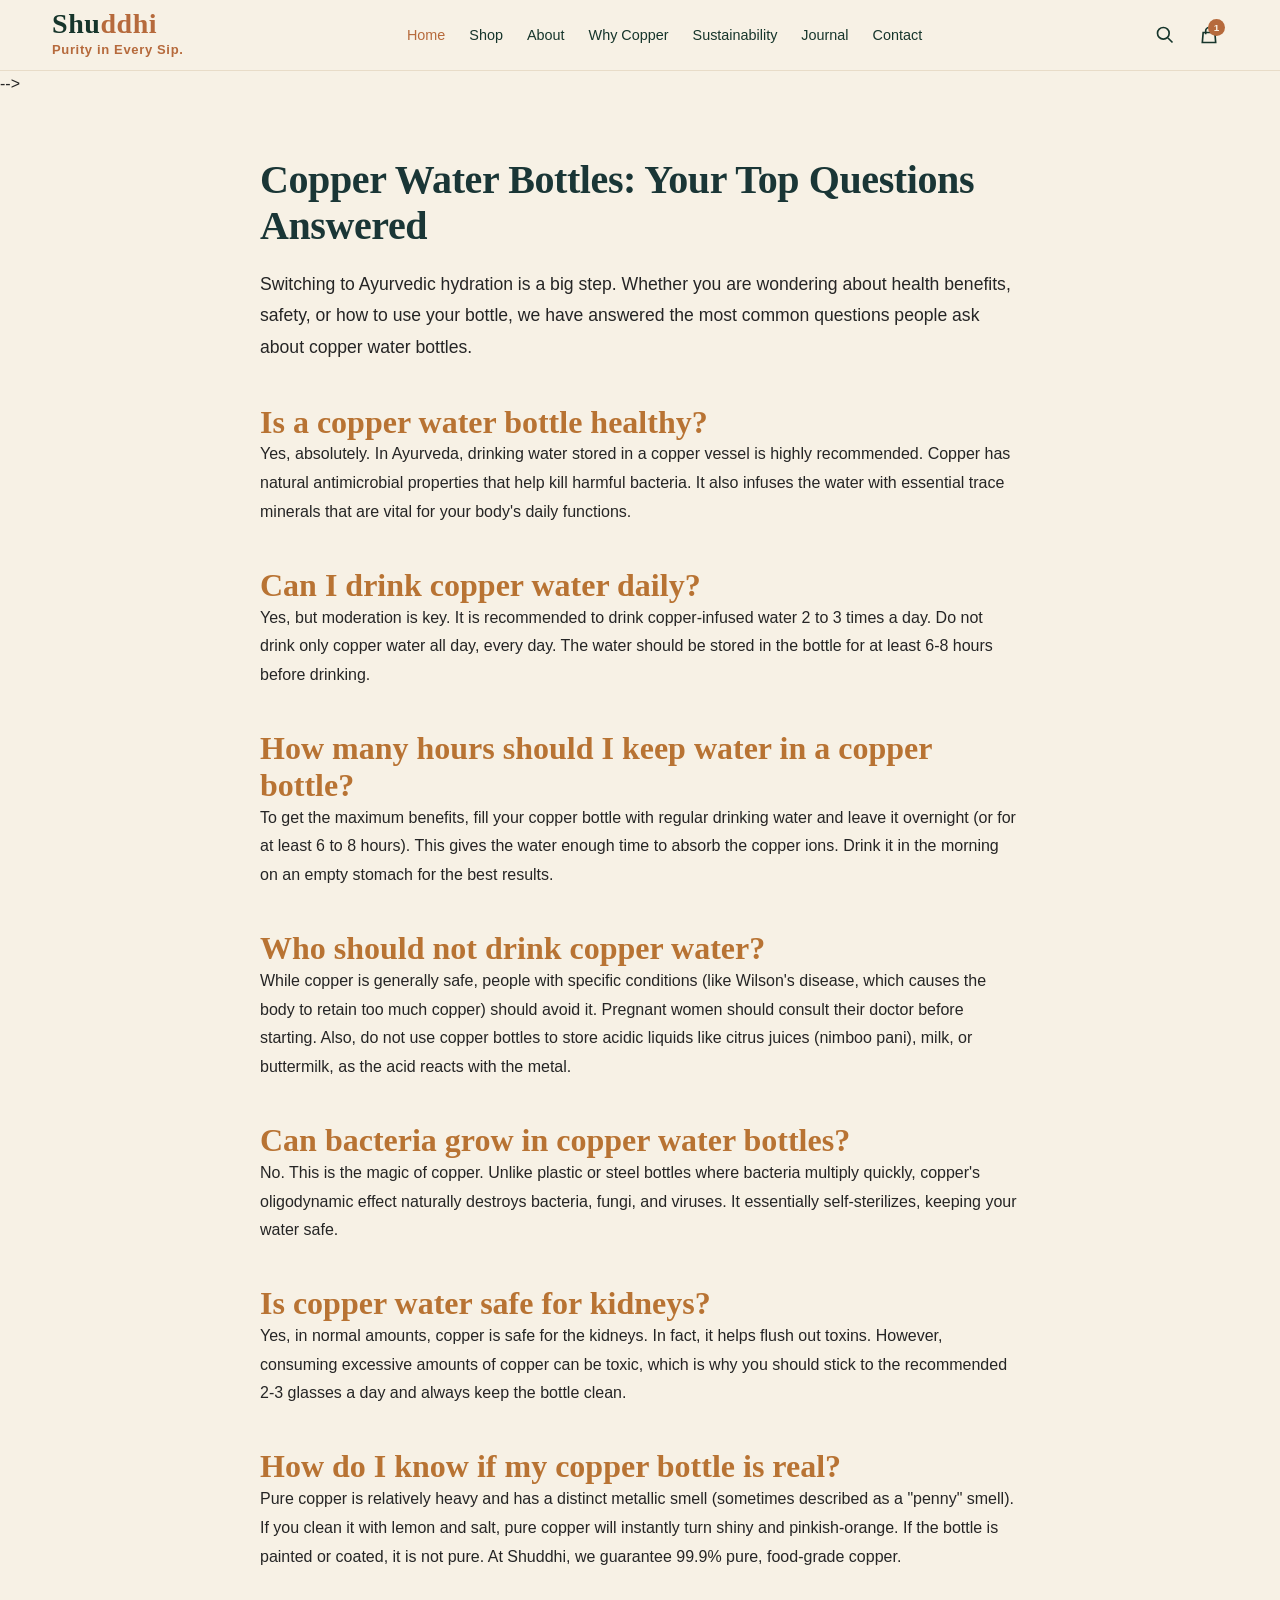
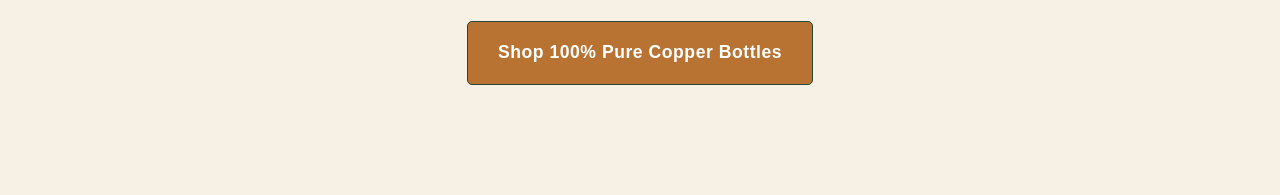
<file: copper-bottle-faq.html>
<!DOCTYPE html>
<html lang="en">
<head>
    <meta charset="UTF-8">
    <meta name="viewport" content="width=device-width, initial-scale=1.0">
    <title>Copper Water Bottle FAQs: Health, Safety & Usage | Shuddhi</title>
    <meta name="description" content="Got questions about copper bottles? We answer the top questions like: Is copper water healthy? Can you drink it daily? How many hours to keep water in copper?">
    <link rel="canonical" href="https://www.shuddhi.space/copper-bottle-faq.html" />
    <link rel="stylesheet" href="style.css">
</head>
<body>

    <!--  <div class="announcement-bar">
    Free Shipping Across India | 100% Pure Copper Drinkware
  </div>

  <!-- Reusable Sticky Header -->
  <header class="site-header" id="siteHeader">
    <div class="container header-inner">
      <a href="/" class="brand-logo" aria-label="Shuddhi Home Page">
        <span class="brand-logo-text">Shu<span>ddhi</span></span>
        <span class="brand-tagline-sub">Purity in Every Sip.</span>
      </a>

      <!-- Desktop Main Navigation -->
      <nav class="main-nav" aria-label="Primary Navigation">
        <ul class="nav-list">
          <li><a href="/" class="nav-link is-active">Home</a></li>
          <li><a href="/shop.html" class="nav-link">Shop</a></li>
          <li><a href="/about.html" class="nav-link">About</a></li>
          <li><a href="/why-copper.html" class="nav-link">Why Copper</a></li>
          <li><a href="/sustainability.html" class="nav-link">Sustainability</a></li>
          <li><a href="/journal.html" class="nav-link">Journal</a></li>
          <li><a href="/contact.html" class="nav-link">Contact</a></li>
        </ul>
      </nav>

      <!-- Right Header Utility Actions -->
      <div class="header-actions">
        <button class="icon-btn" id="searchToggleBtn" aria-label="Search Catalog" title="Search">
          <svg width="20" height="20" fill="none" stroke="currentColor" stroke-width="2" viewBox="0 0 24 24"><path d="M21 21l-6-6m2-5a7 7 0 11-14 0 7 7 0 0114 0z"/></svg>
        </button>
        <button class="icon-btn" id="cartToggleBtn" aria-label="View Shopping Cart" title="Cart">
          <svg width="20" height="20" fill="none" stroke="currentColor" stroke-width="2" viewBox="0 0 24 24"><path d="M16 11V7a4 4 0 00-8 0v4M5 9h14l1 12H4L5 9z"/></svg>
          <span class="cart-count-badge">1</span>
        </button>
        
        <!-- Mobile Navigation Hamburger Button -->
        <button class="mobile-nav-toggle" id="mobileNavToggle" aria-label="Toggle Navigation Menu" aria-expanded="false" aria-controls="mobileMenuDrawer">
          <span></span>
          <span></span>
          <span></span>
        </button>
      </div>
    </div>

    <!-- Mobile Dropdown Navigation Drawer -->
    <div class="mobile-menu-drawer" id="mobileMenuDrawer">
      <nav aria-label="Mobile Navigation Menu">
        <ul class="mobile-nav-list">
          <li><a href="/" class="mobile-nav-link is-active">Home</a></li>
          <li><a href="/shop.html" class="mobile-nav-link">Shop</a></li>
          <li><a href="/about.html" class="mobile-nav-link">About</a></li>
          <li><a href="/why-copper.html" class="mobile-nav-link">Why Copper</a></li>
          <li><a href="/sustainability.html" class="mobile-nav-link">Sustainability</a></li>
          <li><a href="/journal.html" class="mobile-nav-link">Journal</a></li>
          <li><a href="/contact.html" class="mobile-nav-link">Contact</a></li>
        </ul>
      </nav>
    </div>
  </header>-->

    <main style="max-width: 800px; margin: 0 auto; padding: 60px 20px; font-family: 'DM Sans', sans-serif; line-height: 1.8; color: #333;">
        
        <h1 style="color: #1A3636; font-size: 2.5rem; margin-bottom: 20px; font-family: 'Cormorant Garamond', serif;">Copper Water Bottles: Your Top Questions Answered</h1>
        
        <p style="font-size: 1.1rem; margin-bottom: 30px;">Switching to Ayurvedic hydration is a big step. Whether you are wondering about health benefits, safety, or how to use your bottle, we have answered the most common questions people ask about copper water bottles.</p>

        <h2 style="color: #b87333; margin-top: 40px;">Is a copper water bottle healthy?</h2>
        <p>Yes, absolutely. In Ayurveda, drinking water stored in a copper vessel is highly recommended. Copper has natural antimicrobial properties that help kill harmful bacteria. It also infuses the water with essential trace minerals that are vital for your body's daily functions.</p>

        <h2 style="color: #b87333; margin-top: 40px;">Can I drink copper water daily?</h2>
        <p>Yes, but moderation is key. It is recommended to drink copper-infused water 2 to 3 times a day. Do not drink only copper water all day, every day. The water should be stored in the bottle for at least 6-8 hours before drinking.</p>

        <h2 style="color: #b87333; margin-top: 40px;">How many hours should I keep water in a copper bottle?</h2>
        <p>To get the maximum benefits, fill your copper bottle with regular drinking water and leave it overnight (or for at least 6 to 8 hours). This gives the water enough time to absorb the copper ions. Drink it in the morning on an empty stomach for the best results.</p>

        <h2 style="color: #b87333; margin-top: 40px;">Who should not drink copper water?</h2>
        <p>While copper is generally safe, people with specific conditions (like Wilson's disease, which causes the body to retain too much copper) should avoid it. Pregnant women should consult their doctor before starting. Also, do not use copper bottles to store acidic liquids like citrus juices (nimboo pani), milk, or buttermilk, as the acid reacts with the metal.</p>

        <h2 style="color: #b87333; margin-top: 40px;">Can bacteria grow in copper water bottles?</h2>
        <p>No. This is the magic of copper. Unlike plastic or steel bottles where bacteria multiply quickly, copper's oligodynamic effect naturally destroys bacteria, fungi, and viruses. It essentially self-sterilizes, keeping your water safe.</p>

        <h2 style="color: #b87333; margin-top: 40px;">Is copper water safe for kidneys?</h2>
        <p>Yes, in normal amounts, copper is safe for the kidneys. In fact, it helps flush out toxins. However, consuming excessive amounts of copper can be toxic, which is why you should stick to the recommended 2-3 glasses a day and always keep the bottle clean.</p>

        <h2 style="color: #b87333; margin-top: 40px;">How do I know if my copper bottle is real?</h2>
        <p>Pure copper is relatively heavy and has a distinct metallic smell (sometimes described as a "penny" smell). If you clean it with lemon and salt, pure copper will instantly turn shiny and pinkish-orange. If the bottle is painted or coated, it is not pure. At Shuddhi, we guarantee 99.9% pure, food-grade copper.</p>

        <div style="text-align: center; margin-top: 50px; margin-bottom: 50px;">
            <a href="/shop.html" class="btn btn-primary" style="background-color: #b87333; color: white; padding: 15px 30px; text-decoration: none; border-radius: 5px; font-size: 1.1rem; font-weight: bold;">Shop 100% Pure Copper Bottles</a>
        </div>

        <!-- FAQ SCHEMA FOR RICH SNIPPETS -->
        <script type="application/ld+json">
        {
          "@context": "https://schema.org",
          "@type": "FAQPage",
          "mainEntity": [
            {
              "@type": "Question",
              "name": "Is a copper water bottle healthy?",
              "acceptedAnswer": {
                "@type": "Answer",
                "text": "Yes, drinking water stored in a copper vessel is highly recommended in Ayurveda. Copper has natural antimicrobial properties that help kill harmful bacteria and infuse the water with essential trace minerals."
              }
            },
            {
              "@type": "Question",
              "name": "How many hours should I keep water in a copper bottle?",
              "acceptedAnswer": {
                "@type": "Answer",
                "text": "To get the maximum benefits, fill your copper bottle with water and leave it overnight for at least 6 to 8 hours. Drink it in the morning on an empty stomach for the best results."
              }
            },
            {
              "@type": "Question",
              "name": "Who should not drink copper water?",
              "acceptedAnswer": {
                "@type": "Answer",
                "text": "People with Wilson's disease should avoid copper water. Also, do not store acidic liquids like citrus juices, milk, or buttermilk in copper bottles as the acid reacts with the metal."
              }
            },
            {
              "@type": "Question",
              "name": "Can bacteria grow in copper water bottles?",
              "acceptedAnswer": {
                "@type": "Answer",
                "text": "No, copper's oligodynamic effect naturally destroys bacteria, fungi, and viruses. It essentially self-sterilizes, keeping your water safe."
              }
            }
          ]
        }
        </script>

    </main>

    <!--  <footer class="site-footer">
    <div class="container">
      <div class="footer-grid">
        <div class="footer-brand">
          <a href="/" class="brand-logo" aria-label="Shuddhi Footer Logo">
            <span class="brand-logo-text">Shu<span>ddhi</span></span>
            <span class="brand-tagline-sub">Purity in Every Sip.</span>
          </a>
          <p class="text-footer-sub margin-top-sm">
            Crafting premium reusable copper drinkware inspired by traditional Indian wisdom and modern design. Dispatched from Central Lucknow, UP.
          </p>
        </div>

        <div>
          <h3 class="footer-links-title">Quick Links</h3>
          <ul class="footer-links-list">
            <li><a href="/">Home</a></li>
            <li><a href="/shop.html">Shop</a></li>
            <li><a href="/about.html">About</a></li>
            <li><a href="/why-copper.html">Why Copper</a></li>
            <li><a href="/sustainability.html">Sustainability</a></li>
            <li><a href="/journal.html">Journal</a></li>
            <li><a href="/contact.html">Contact</a></li>
          </ul>
        </div>

        <div>
          <h3 class="footer-links-title">Customer Support</h3>
          <ul class="footer-links-list">
            <li><a href="/contact.html">FAQ</a></li>
            <li><a href="/contact.html">Shipping Policy</a></li>
            <li><a href="/contact.html">Returns &amp; Refunds</a></li>
            <li><a href="/contact.html">Privacy Policy</a></li>
            <li><a href="/contact.html">Terms &amp; Conditions</a></li>
          </ul>
        </div>

        <div>
          <h3 class="footer-links-title">Connect With Us</h3>
          <p class="text-footer-sub margin-bottom-sm">
            6/316 Jankipuram Extension<br>
            Lucknow, Uttar Pradesh, 226021, India<br>
            Mobile: +91 73553 21473
          </p>
          <div class="footer-social-links">
            <a href="https://wa.me/917355321473" target="_blank" rel="noopener">WhatsApp</a>
            <a href="https://www.instagram.com/shuddhi_lucknow/" target="_blank" rel="noopener">Instagram</a>
            
            <a href="https://www.facebook.com/profile.php?id=61592246167354" target="_blank" rel="noopener">Facebook</a>
            <a href="https://www.linkedin.com/in/shuddhi-purity-in-every-sip-61592246167354" target="_blank" rel="noopener">LinkedIn</a>
          </div>
        </div>
      </div>

      <div class="footer-bottom">
        &copy; Shuddhi. All Rights Reserved. Designed for Conscious Hydration.
      </div>
    </div>
  </footer>
 -->

</body>
</html>
</file>
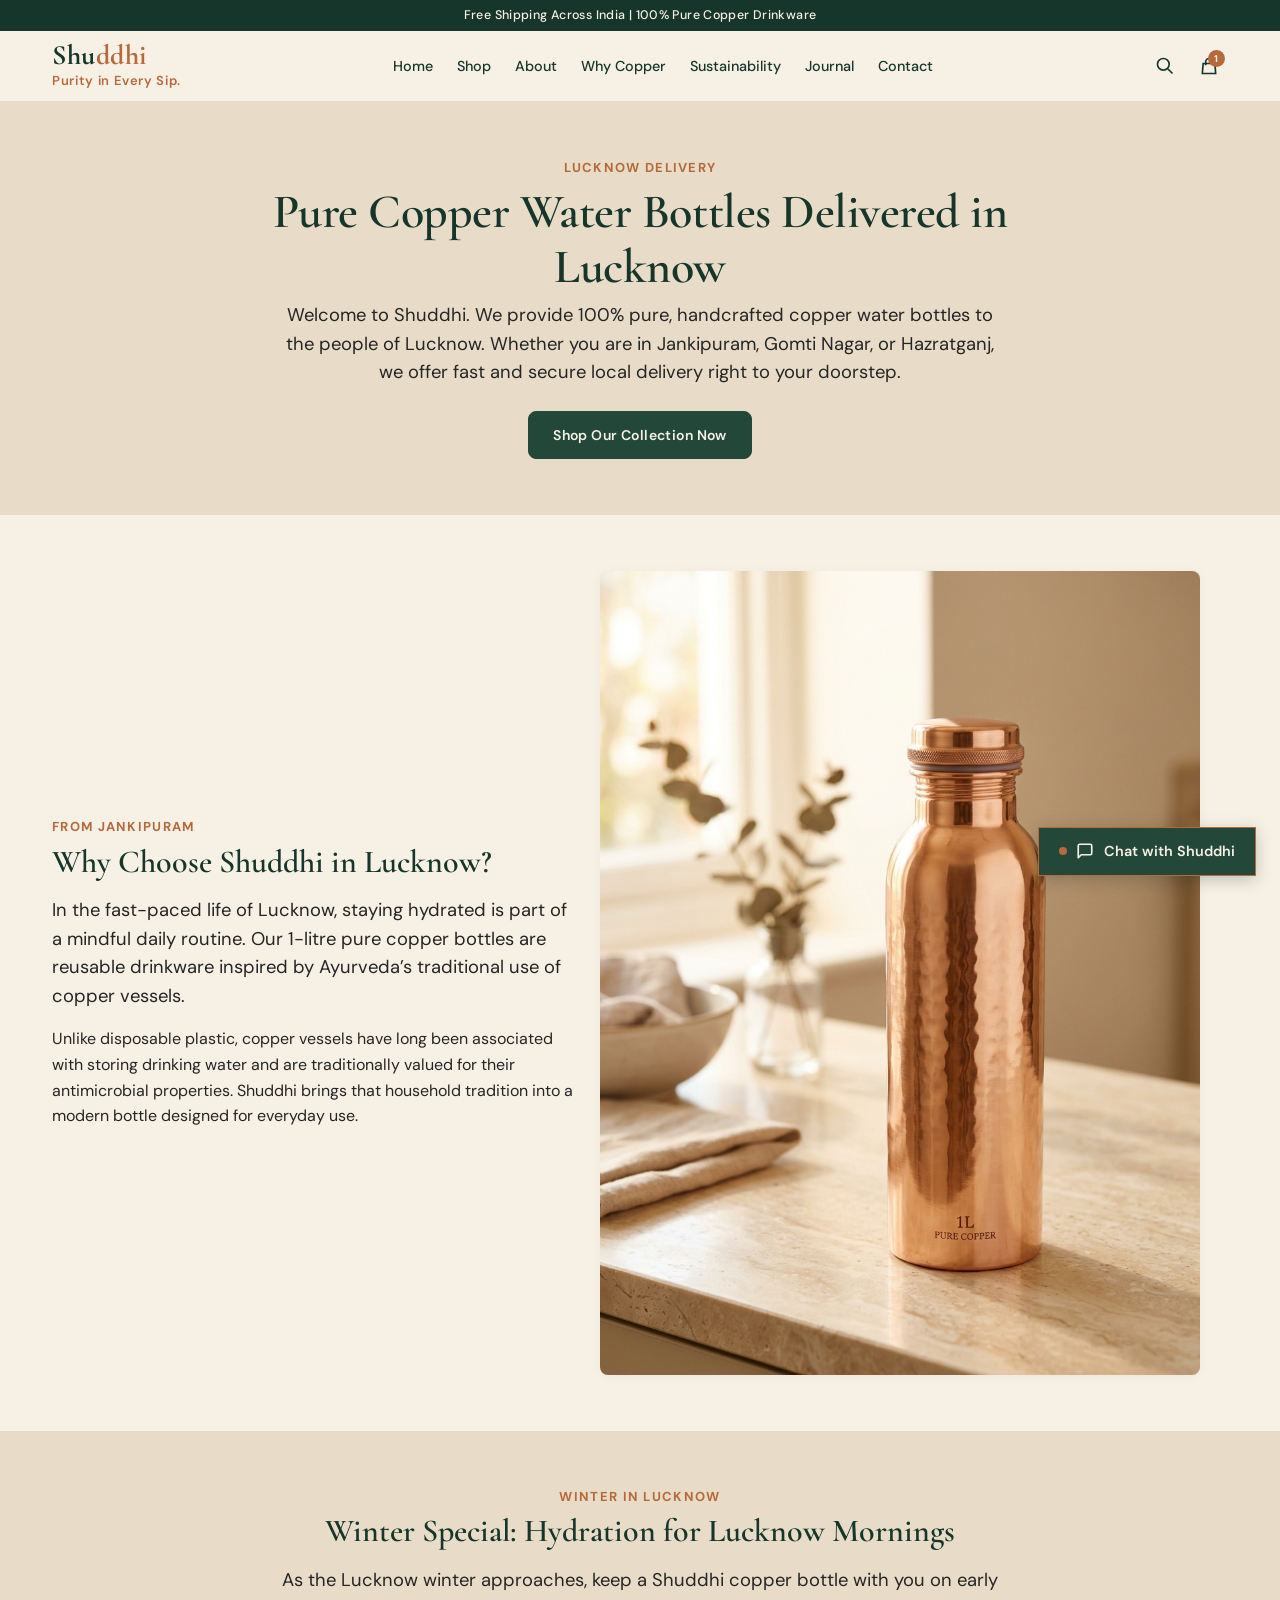
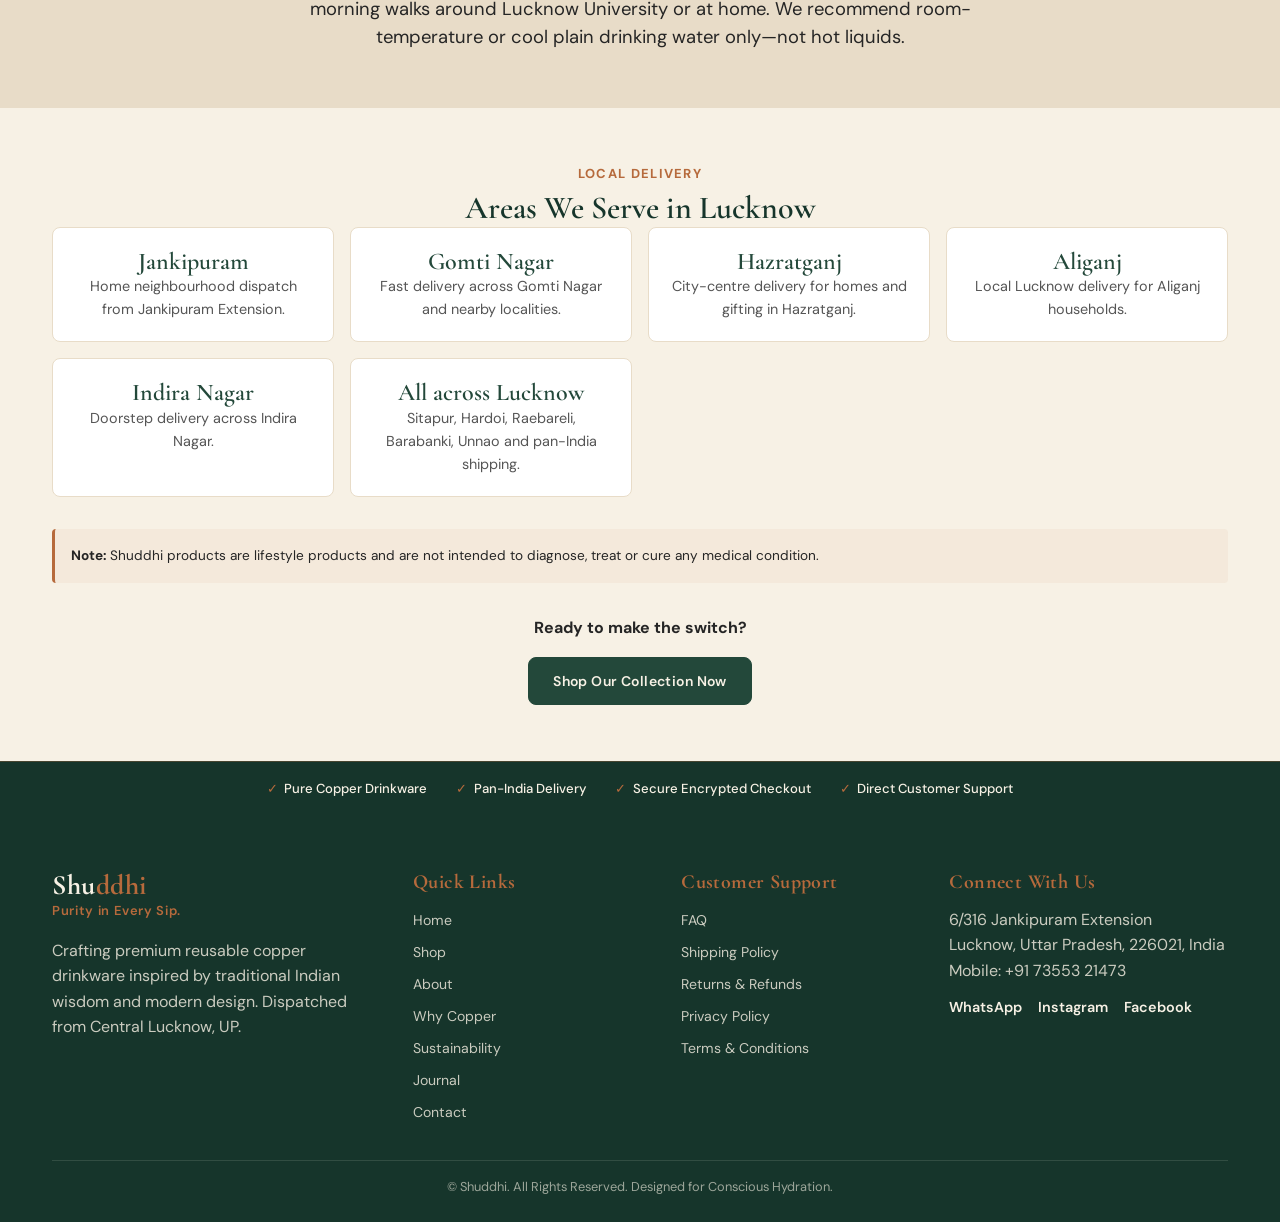
<file: copper-bottles-lucknow.html>
<!DOCTYPE html>
<html lang="en">
<head>
  <!-- Google tag (gtag.js) -->
<script async src="https://www.googletagmanager.com/gtag/js?id=G-65MT7RK7ZD"></script>
<script>
  window.dataLayer = window.dataLayer || [];
  function gtag(){dataLayer.push(arguments);}
  gtag('js', new Date());

  gtag('config', 'G-65MT7RK7ZD');
</script>
  <meta charset="UTF-8">
  <meta name="viewport" content="width=device-width, initial-scale=1.0">
  
  <!-- SEO Primary Metadata -->
  <title>Buy Pure Copper Water Bottle in Lucknow | Free Delivery in Jankipuram | Shuddhi</title>
  <meta name="description" content="Looking for a pure copper water bottle in Lucknow? Shuddhi offers handcrafted 1L copper bottles. Fast local delivery in Jankipuram, Gomti Nagar &amp; across Lucknow.">
  <meta name="keywords" content="copper bottle Lucknow, buy copper bottle in Lucknow, pure copper bottle Lucknow, copper bottle delivery Lucknow, copper bottle Jankipuram, copper bottle Gomti Nagar, copper bottle Hazratganj">
  <link rel="canonical" href="https://www.shuddhi.space/copper-bottles-lucknow.html" />
  
  <!-- Favicon -->
  <link rel="icon" type="image/svg+xml" href="favicon.svg">
  <link rel="apple-touch-icon" href="favicon.svg">

  <!-- Open Graph / Social Media -->
  <meta property="og:type" content="website">
  <meta property="og:title" content="Buy Pure Copper Water Bottle in Lucknow | Free Delivery in Jankipuram | Shuddhi">
  <meta property="og:description" content="Looking for a pure copper water bottle in Lucknow? Shuddhi offers handcrafted 1L copper bottles. Fast local delivery in Jankipuram, Gomti Nagar &amp; across Lucknow.">
  <meta property="og:image" content="images/shuddhi_hero_lifestyle.jpg">
  <meta property="og:url" content="https://www.shuddhi.space/copper-bottles-lucknow.html">

  <!-- Twitter Card Metadata -->
  <meta name="twitter:card" content="summary_large_image">
  <meta name="twitter:title" content="Buy Pure Copper Water Bottle in Lucknow | Free Delivery in Jankipuram | Shuddhi">
  <meta name="twitter:description" content="Looking for a pure copper water bottle in Lucknow? Shuddhi offers handcrafted 1L copper bottles with fast local delivery in Jankipuram, Gomti Nagar and across Lucknow.">
  <meta name="twitter:image" content="images/shuddhi_hero_lifestyle.jpg">

  <!-- Google Fonts: Cormorant Garamond (Serif) & DM Sans (Sans-Serif) -->
  <link rel="preconnect" href="https://fonts.googleapis.com">
  <link rel="preconnect" href="https://fonts.gstatic.com" crossorigin>
  <link href="https://fonts.googleapis.com/css2?family=Cormorant+Garamond:ital,wght@0,400;0,500;0,600;0,700;1,400&family=DM+Sans:wght@400;500;600;700&display=swap" rel="stylesheet">

  <!-- Master External Stylesheet & Deferred JavaScript -->
  <link rel="stylesheet" href="style.css">
  <script src="script.js" defer></script>
</head>
<body>

  <!-- Clean Top Announcement Bar -->
  <div class="announcement-bar">
    Free Shipping Across India | 100% Pure Copper Drinkware
  </div>

  <!-- Reusable Sticky Header -->
  <header class="site-header" id="siteHeader">
    <div class="container header-inner">
      <a href="/" class="brand-logo" aria-label="Shuddhi Home Page">
        <span class="brand-logo-text">Shu<span>ddhi</span></span>
        <span class="brand-tagline-sub">Purity in Every Sip.</span>
      </a>

      <!-- Desktop Main Navigation -->
      <nav class="main-nav" aria-label="Primary Navigation">
        <ul class="nav-list">
          <li><a href="/" class="nav-link">Home</a></li>
          <li><a href="/shop.html" class="nav-link">Shop</a></li>
          <li><a href="/about.html" class="nav-link">About</a></li>
          <li><a href="/why-copper.html" class="nav-link">Why Copper</a></li>
          <li><a href="/sustainability.html" class="nav-link">Sustainability</a></li>
          <li><a href="/journal.html" class="nav-link">Journal</a></li>
          <li><a href="/contact.html" class="nav-link">Contact</a></li>
        </ul>
      </nav>

      <!-- Right Header Utility Actions -->
      <div class="header-actions">
        <button class="icon-btn" id="searchToggleBtn" aria-label="Search Catalog" title="Search">
          <svg width="20" height="20" fill="none" stroke="currentColor" stroke-width="2" viewBox="0 0 24 24"><path d="M21 21l-6-6m2-5a7 7 0 11-14 0 7 7 0 0114 0z"/></svg>
        </button>
        <button class="icon-btn" id="cartToggleBtn" aria-label="View Shopping Cart" title="Cart">
          <svg width="20" height="20" fill="none" stroke="currentColor" stroke-width="2" viewBox="0 0 24 24"><path d="M16 11V7a4 4 0 00-8 0v4M5 9h14l1 12H4L5 9z"/></svg>
          <span class="cart-count-badge">1</span>
        </button>
        
        <!-- Mobile Navigation Hamburger Button -->
        <button class="mobile-nav-toggle" id="mobileNavToggle" aria-label="Toggle Navigation Menu" aria-expanded="false" aria-controls="mobileMenuDrawer">
          <span></span>
          <span></span>
          <span></span>
        </button>
      </div>
    </div>

    <!-- Mobile Dropdown Navigation Drawer -->
    <div class="mobile-menu-drawer" id="mobileMenuDrawer">
      <nav aria-label="Mobile Navigation Menu">
        <ul class="mobile-nav-list">
          <li><a href="/" class="mobile-nav-link">Home</a></li>
          <li><a href="/shop.html" class="mobile-nav-link">Shop</a></li>
          <li><a href="/about.html" class="mobile-nav-link">About</a></li>
          <li><a href="/why-copper.html" class="mobile-nav-link">Why Copper</a></li>
          <li><a href="/sustainability.html" class="mobile-nav-link">Sustainability</a></li>
          <li><a href="/journal.html" class="mobile-nav-link">Journal</a></li>
          <li><a href="/contact.html" class="mobile-nav-link">Contact</a></li>
        </ul>
      </nav>
    </div>
  </header>

  <main id="main-content">

    <!-- LOCAL LANDING HERO -->
    <section class="section section-beige">
      <div class="container container-narrow text-center">
        <span class="text-eyebrow">LUCKNOW DELIVERY</span>
        <h1>Pure Copper Water Bottles Delivered in Lucknow</h1>
        <p class="text-lead margin-top-xs">
          Welcome to Shuddhi. We provide 100% pure, handcrafted copper water bottles to the people of Lucknow. Whether you are in Jankipuram, Gomti Nagar, or Hazratganj, we offer fast and secure local delivery right to your doorstep.
        </p>
        <p class="margin-top-md">
          <a href="/shop.html" class="btn btn-primary">Shop Our Collection Now</a>
        </p>
      </div>
    </section>

    <!-- WHY CHOOSE SHUDDHI -->
    <section class="section">
      <div class="container">
        <div class="founder-grid align-center">
          <div>
            <span class="text-eyebrow">FROM JANKIPURAM</span>
            <h2>Why Choose Shuddhi in Lucknow?</h2>
            <p class="text-lead margin-top-sm">
              In the fast-paced life of Lucknow, staying hydrated is part of a mindful daily routine. Our 1-litre pure copper bottles are reusable drinkware inspired by Ayurveda’s traditional use of copper vessels.
            </p>
            <p>
              Unlike disposable plastic, copper vessels have long been associated with storing drinking water and are traditionally valued for their antimicrobial properties. Shuddhi brings that household tradition into a modern bottle designed for everyday use.
            </p>
          </div>
          <div>
            <img src="images/shuddhi_classic_bottle.jpg" alt="Shuddhi 1 litre pure copper water bottle for delivery in Lucknow" width="600" height="400" class="img-rounded-shadow" loading="lazy">
          </div>
        </div>
      </div>
    </section>

    <!-- WINTER SPECIAL -->
    <section class="section section-beige">
      <div class="container container-narrow text-center">
        <span class="text-eyebrow">WINTER IN LUCKNOW</span>
        <h2>Winter Special: Hydration for Lucknow Mornings</h2>
        <p class="text-lead margin-top-sm">
          As the Lucknow winter approaches, keep a Shuddhi copper bottle with you on early morning walks around Lucknow University or at home. We recommend room-temperature or cool plain drinking water only—not hot liquids.
        </p>
      </div>
    </section>

    <!-- AREAS WE SERVE -->
    <section class="section">
      <div class="container">
        <div class="text-center margin-bottom-xl">
          <span class="text-eyebrow">LOCAL DELIVERY</span>
          <h2>Areas We Serve in Lucknow</h2>
        </div>

        <ul class="pillars-grid">
          <li class="pillar-card text-center"><h3>Jankipuram</h3><p>Home neighbourhood dispatch from Jankipuram Extension.</p></li>
          <li class="pillar-card text-center"><h3>Gomti Nagar</h3><p>Fast delivery across Gomti Nagar and nearby localities.</p></li>
          <li class="pillar-card text-center"><h3>Hazratganj</h3><p>City-centre delivery for homes and gifting in Hazratganj.</p></li>
          <li class="pillar-card text-center"><h3>Aliganj</h3><p>Local Lucknow delivery for Aliganj households.</p></li>
          <li class="pillar-card text-center"><h3>Indira Nagar</h3><p>Doorstep delivery across Indira Nagar.</p></li>
          <li class="pillar-card text-center"><h3>All across Lucknow</h3><p>Sitapur, Hardoi, Raebareli, Barabanki, Unnao and pan-India shipping.</p></li>
        </ul>

        <div class="disclaimer-box margin-top-lg">
          <strong>Note:</strong> Shuddhi products are lifestyle products and are not intended to diagnose, treat or cure any medical condition.
        </div>

        <p class="text-center margin-top-lg">
          <strong>Ready to make the switch?</strong>
        </p>
        <p class="text-center margin-top-sm">
          <a href="/shop.html" class="btn btn-primary">Shop Our Collection Now</a>
        </p>
      </div>
    </section>

  </main>

  <!-- Clean Trust Bar (No Fake Certifications) -->
  <div class="trust-bar">
    <div class="container trust-flex">
      <div class="trust-item"><span>✓</span> Pure Copper Drinkware</div>
      <div class="trust-item"><span>✓</span> Pan-India Delivery</div>
      <div class="trust-item"><span>✓</span> Secure Encrypted Checkout</div>
      <div class="trust-item"><span>✓</span> Direct Customer Support</div>
    </div>
  </div>

  <!-- Reusable Site Footer -->
  <footer class="site-footer">
    <div class="container">
      <div class="footer-grid">
        <div class="footer-brand">
          <a href="/" class="brand-logo" aria-label="Shuddhi Footer Logo">
            <span class="brand-logo-text">Shu<span>ddhi</span></span>
            <span class="brand-tagline-sub">Purity in Every Sip.</span>
          </a>
          <p class="text-footer-sub margin-top-sm">
            Crafting premium reusable copper drinkware inspired by traditional Indian wisdom and modern design. Dispatched from Central Lucknow, UP.
          </p>
        </div>

        <div>
          <h3 class="footer-links-title">Quick Links</h3>
          <ul class="footer-links-list">
            <li><a href="/">Home</a></li>
            <li><a href="/shop.html">Shop</a></li>
            <li><a href="/about.html">About</a></li>
            <li><a href="/why-copper.html">Why Copper</a></li>
            <li><a href="/sustainability.html">Sustainability</a></li>
            <li><a href="/journal.html">Journal</a></li>
            <li><a href="/contact.html">Contact</a></li>
          </ul>
        </div>

        <div>
          <h3 class="footer-links-title">Customer Support</h3>
          <ul class="footer-links-list">
            <li><a href="/contact.html">FAQ</a></li>
            <li><a href="/contact.html">Shipping Policy</a></li>
            <li><a href="/contact.html">Returns &amp; Refunds</a></li>
            <li><a href="/contact.html">Privacy Policy</a></li>
            <li><a href="/contact.html">Terms &amp; Conditions</a></li>
          </ul>
        </div>

        <div>
          <h3 class="footer-links-title">Connect With Us</h3>
          <p class="text-footer-sub margin-bottom-sm">
            6/316 Jankipuram Extension<br>
            Lucknow, Uttar Pradesh, 226021, India<br>
            Mobile: +91 73553 21473
          </p>
          <div class="footer-social-links">
            <a href="https://wa.me/917355321473" target="_blank" rel="noopener">WhatsApp</a>
            <a href="https://instagram.com" target="_blank" rel="noopener">Instagram</a>
            <a href="https://facebook.com" target="_blank" rel="noopener">Facebook</a>
          </div>
        </div>
      </div>

      <div class="footer-bottom">
        &copy; Shuddhi. All Rights Reserved. Designed for Conscious Hydration.
      </div>
    </div>
  </footer>

  <!-- Slide-Out Shopping Cart Drawer -->
  <div class="drawer-backdrop" id="drawerBackdrop"></div>
  <aside class="cart-drawer" id="cartDrawer" aria-label="Shopping Cart Drawer">
    <div class="drawer-header">
      <h3 class="drawer-title">Your Shuddhi Cart</h3>
      <button id="closeCartBtn" class="drawer-close-btn" aria-label="Close Cart">&times;</button>
    </div>
    <div class="drawer-body" id="cartItemsContainer">
      <!-- Dynamically populated via script.js -->
    </div>
    <div class="drawer-footer">
      <div class="cart-subtotal-row">
        <span>Subtotal:</span>
        <span id="cartSubtotal">₹799</span>
      </div>
      <button class="btn btn-primary btn-full" onclick="alert('Proceeding to Checkout! Express delivery to Lucknow & Pan-India.')">Proceed to Checkout</button>
    </div>
  </aside>


  <!-- Floating Customer-Support Chatbot Widget -->
  <button class="chatbot-toggle-btn" id="chatbotToggleBtn" aria-label="Chat with Shuddhi Customer Support" aria-expanded="false" aria-controls="chatbotWidget">
    <span class="chatbot-badge"></span>
    <svg width="18" height="18" viewBox="0 0 24 24" fill="none" stroke="currentColor" stroke-width="2.2" stroke-linecap="round" stroke-linejoin="round"><path d="M21 15a2 2 0 0 1-2 2H7l-4 4V5a2 2 0 0 1 2-2h14a2 2 0 0 1 2 2z"></path></svg>
    <span>Chat with Shuddhi</span>
  </button>

  <div class="chatbot-widget" id="chatbotWidget" aria-label="Shuddhi Support Chatbot" role="dialog" aria-hidden="true">
    <div class="chatbot-header">
      <div class="chatbot-header-info">
        <h3 class="chatbot-title">Shuddhi Support</h3>
        <span class="chatbot-subtitle">Purity in Every Sip.</span>
      </div>
      <div class="chatbot-header-actions">
        <button class="chatbot-btn-text" id="chatNewBtn" title="Start New Chat">New Chat</button>
        <button class="chatbot-close-btn" id="chatCloseBtn" aria-label="Close Chat Window">&times;</button>
      </div>
    </div>

    <div class="chatbot-body" id="chatMessages" role="log" aria-live="polite">
      <!-- Dynamic chat message bubbles inserted via script.js -->
    </div>

    <div class="chatbot-footer">
      <form class="chat-input-form" id="chatForm">
        <input type="text" id="chatInput" class="chat-input" placeholder="Ask a question..." aria-label="Type your message" autocomplete="off">
        <button type="submit" class="chat-send-btn" id="chatSendBtn">Send</button>
      </form>
    </div>
  </div>
  <script type="application/ld+json">
    {
      "@context": "https://schema.org",
      "@type": "FAQPage",
      "mainEntity": [
        {
          "@type": "Question",
          "name": "Do you deliver copper water bottles in Jankipuram?",
          "acceptedAnswer": {
            "@type": "Answer",
            "text": "Yes! Shuddhi is based in Jankipuram Extension, Lucknow. We offer free, fast local delivery across Jankipuram, Gomti Nagar, Hazratganj, and all of Lucknow."
          }
        },
        {
          "@type": "Question",
          "name": "Are Shuddhi copper bottles 100% pure?",
          "acceptedAnswer": {
            "@type": "Answer",
            "text": "Yes, our copper water bottles are handcrafted from 100% pure, food-grade copper. They do not contain any plastic, BPA, or harmful chemicals."
          }
        },
        {
          "@type": "Question",
          "name": "How do I clean my copper bottle?",
          "acceptedAnswer": {
            "@type": "Answer",
            "text": "To clean your copper bottle naturally, simply rub it with a mixture of lemon juice and salt. Rinse thoroughly with water. Do not use harsh chemical soaps."
          }
        },
        {
          "@type": "Question",
          "name": "Do you sell insulated hot water bottles for winter?",
          "acceptedAnswer": {
            "@type": "Answer",
            "text": "Yes, we offer premium 24-hour thermosteel insulated hot water bottles, perfect for keeping warm during the Lucknow winter. They are available on our shop page."
          }
        }
      ]
    }
    </script>
</body>
</html>
</file>
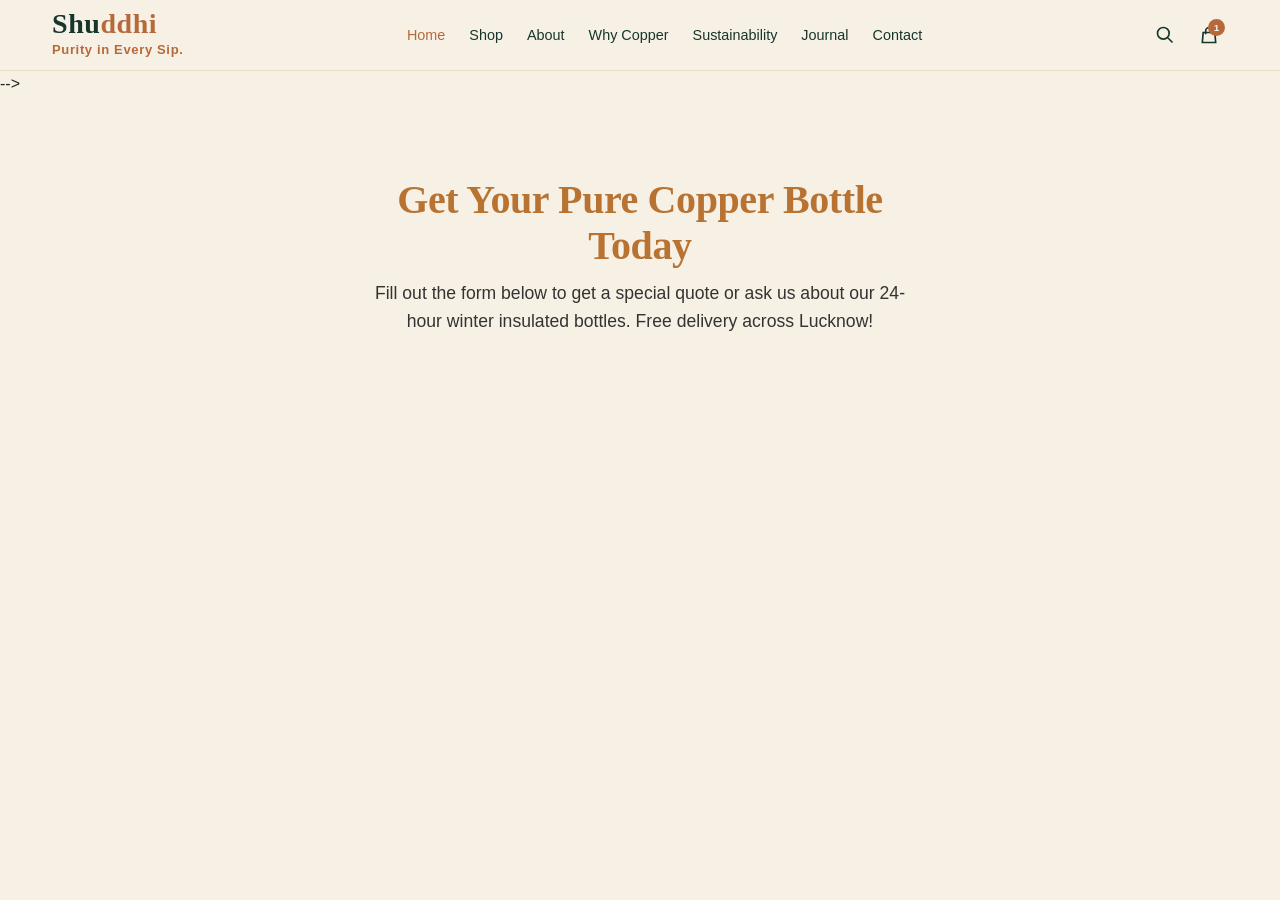
<file: lead-capture.html>
<!DOCTYPE html>
<html lang="en">
<head>
    <meta charset="UTF-8">
    <meta name="viewport" content="width=device-width, initial-scale=1.0">
    <title>Get a Free Quote | Shuddhi Copper Bottles Lucknow</title>
    <meta name="description" content="Interested in pure copper or insulated bottles? Fill out this form for a free quote and fast delivery in Lucknow!">
    <link rel="canonical" href="https://www.shuddhi.space/lead-capture.html" />
    <link rel="stylesheet" href="style.css">
</head>
<body>

    <!--  <div class="announcement-bar">
    Free Shipping Across India | 100% Pure Copper Drinkware
  </div>

  <!-- Reusable Sticky Header -->
  <header class="site-header" id="siteHeader">
    <div class="container header-inner">
      <a href="/" class="brand-logo" aria-label="Shuddhi Home Page">
        <span class="brand-logo-text">Shu<span>ddhi</span></span>
        <span class="brand-tagline-sub">Purity in Every Sip.</span>
      </a>

      <!-- Desktop Main Navigation -->
      <nav class="main-nav" aria-label="Primary Navigation">
        <ul class="nav-list">
          <li><a href="/" class="nav-link is-active">Home</a></li>
          <li><a href="/shop.html" class="nav-link">Shop</a></li>
          <li><a href="/about.html" class="nav-link">About</a></li>
          <li><a href="/why-copper.html" class="nav-link">Why Copper</a></li>
          <li><a href="/sustainability.html" class="nav-link">Sustainability</a></li>
          <li><a href="/journal.html" class="nav-link">Journal</a></li>
          <li><a href="/contact.html" class="nav-link">Contact</a></li>
        </ul>
      </nav>

      <!-- Right Header Utility Actions -->
      <div class="header-actions">
        <button class="icon-btn" id="searchToggleBtn" aria-label="Search Catalog" title="Search">
          <svg width="20" height="20" fill="none" stroke="currentColor" stroke-width="2" viewBox="0 0 24 24"><path d="M21 21l-6-6m2-5a7 7 0 11-14 0 7 7 0 0114 0z"/></svg>
        </button>
        <button class="icon-btn" id="cartToggleBtn" aria-label="View Shopping Cart" title="Cart">
          <svg width="20" height="20" fill="none" stroke="currentColor" stroke-width="2" viewBox="0 0 24 24"><path d="M16 11V7a4 4 0 00-8 0v4M5 9h14l1 12H4L5 9z"/></svg>
          <span class="cart-count-badge">1</span>
        </button>
        
        <!-- Mobile Navigation Hamburger Button -->
        <button class="mobile-nav-toggle" id="mobileNavToggle" aria-label="Toggle Navigation Menu" aria-expanded="false" aria-controls="mobileMenuDrawer">
          <span></span>
          <span></span>
          <span></span>
        </button>
      </div>
    </div>

    <!-- Mobile Dropdown Navigation Drawer -->
    <div class="mobile-menu-drawer" id="mobileMenuDrawer">
      <nav aria-label="Mobile Navigation Menu">
        <ul class="mobile-nav-list">
          <li><a href="/" class="mobile-nav-link is-active">Home</a></li>
          <li><a href="/shop.html" class="mobile-nav-link">Shop</a></li>
          <li><a href="/about.html" class="mobile-nav-link">About</a></li>
          <li><a href="/why-copper.html" class="mobile-nav-link">Why Copper</a></li>
          <li><a href="/sustainability.html" class="mobile-nav-link">Sustainability</a></li>
          <li><a href="/journal.html" class="mobile-nav-link">Journal</a></li>
          <li><a href="/contact.html" class="mobile-nav-link">Contact</a></li>
        </ul>
      </nav>
    </div>
  </header> -->

    <main style="padding: 80px 20px; max-width: 600px; margin: 0 auto; text-align: center;">
        <h1 style="color: #b87333; margin-bottom: 10px; font-size: 2.5rem;">Get Your Pure Copper Bottle Today</h1>
        <p style="color: #333; margin-bottom: 40px; font-size: 1.1rem;">Fill out the form below to get a special quote or ask us about our 24-hour winter insulated bottles. Free delivery across Lucknow!</p>
        
        <script src="https://js-na2.hsforms.net/forms/embed/246897350.js" defer></script>
<div class="hs-form-frame" data-region="na2" data-form-id="33f5f6ac-f789-4fdb-a4e3-f2b55b069714" data-portal-id="246897350"></div>
    </main>

    <!--   <footer class="site-footer">
    <div class="container">
      <div class="footer-grid">
        <div class="footer-brand">
          <a href="/" class="brand-logo" aria-label="Shuddhi Footer Logo">
            <span class="brand-logo-text">Shu<span>ddhi</span></span>
            <span class="brand-tagline-sub">Purity in Every Sip.</span>
          </a>
          <p class="text-footer-sub margin-top-sm">
            Crafting premium reusable copper drinkware inspired by traditional Indian wisdom and modern design. Dispatched from Central Lucknow, UP.
          </p>
        </div>

        <div>
          <h3 class="footer-links-title">Quick Links</h3>
          <ul class="footer-links-list">
            <li><a href="/">Home</a></li>
            <li><a href="/shop.html">Shop</a></li>
            <li><a href="/about.html">About</a></li>
            <li><a href="/why-copper.html">Why Copper</a></li>
            <li><a href="/sustainability.html">Sustainability</a></li>
            <li><a href="/journal.html">Journal</a></li>
            <li><a href="/contact.html">Contact</a></li>
          </ul>
        </div>

        <div>
          <h3 class="footer-links-title">Customer Support</h3>
          <ul class="footer-links-list">
            <li><a href="/contact.html">FAQ</a></li>
            <li><a href="/contact.html">Shipping Policy</a></li>
            <li><a href="/contact.html">Returns &amp; Refunds</a></li>
            <li><a href="/contact.html">Privacy Policy</a></li>
            <li><a href="/contact.html">Terms &amp; Conditions</a></li>
          </ul>
        </div>

        <div>
          <h3 class="footer-links-title">Connect With Us</h3>
          <p class="text-footer-sub margin-bottom-sm">
            6/316 Jankipuram Extension<br>
            Lucknow, Uttar Pradesh, 226021, India<br>
            Mobile: +91 73553 21473
          </p>
          <div class="footer-social-links">
            <a href="https://wa.me/917355321473" target="_blank" rel="noopener">WhatsApp</a>
            <a href="https://www.instagram.com/shuddhi_lucknow/" target="_blank" rel="noopener">Instagram</a>
            
            <a href="https://www.facebook.com/profile.php?id=61592246167354" target="_blank" rel="noopener">Facebook</a>
            <a href="https://www.linkedin.com/in/shuddhi-purity-in-every-sip-61592246167354" target="_blank" rel="noopener">LinkedIn</a>
          </div>
        </div>
      </div>

      <div class="footer-bottom">
        &copy; Shuddhi. All Rights Reserved. Designed for Conscious Hydration.
      </div>
    </div>
  </footer> -->

</body>
</html>
</file>
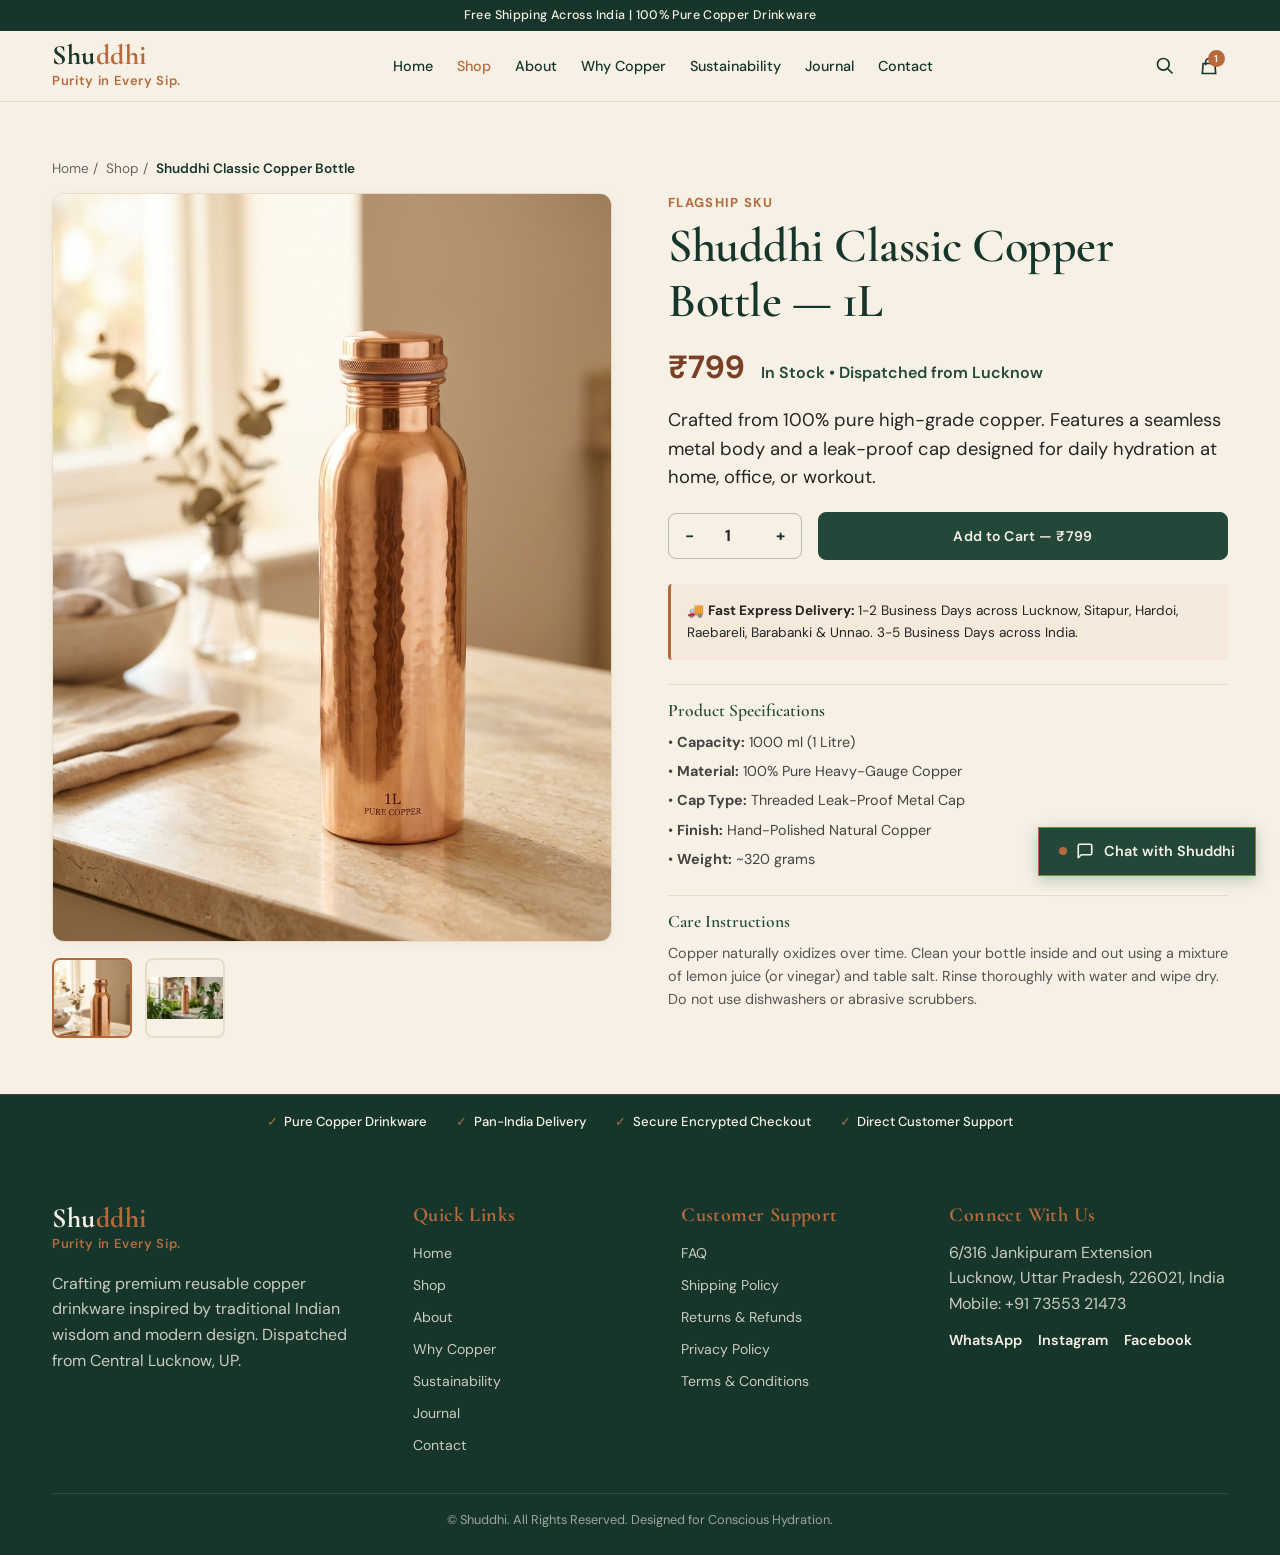
<file: product.html>
<!DOCTYPE html>
<html lang="en">
<head>
  <!-- Google tag (gtag.js) -->
<script async src="https://www.googletagmanager.com/gtag/js?id=G-65MT7RK7ZD"></script>
<script>
  window.dataLayer = window.dataLayer || [];
  function gtag(){dataLayer.push(arguments);}
  gtag('js', new Date());

  gtag('config', 'G-65MT7RK7ZD');
</script>
  <script type="application/ld+json">
    {
      "@context": "https://schema.org",
      "@type": "Product",
      "name": "Pure Copper Water Bottle 1L",
      "image": "https://www.shuddhi.space/images/shuddhi_hero_lifestyle.jpg",
      "description": "Handcrafted 1L pure copper bottle for Ayurvedic hydration. Free delivery in Lucknow.",
      "brand": {
        "@type": "Brand",
        "name": "Shuddhi"
      },
      "offers": {
        "@type": "Offer",
        "url": "https://www.shuddhi.space/product.html",
        "priceCurrency": "INR",
        "price": "799",
        "availability": "https://schema.org/InStock",
        "itemCondition": "https://schema.org/NewCondition"
      }
    }
    </script>
  <meta charset="UTF-8">
  <meta name="viewport" content="width=device-width, initial-scale=1.0">
  
  <!-- SEO Primary Metadata -->
  <title>Shuddhi 1 Litre Copper Bottle | ₹799</title>
  <meta name="description" content="Buy the Shuddhi Classic 1 Litre Pure Copper Water Bottle for ₹799. Crafted with heavy-gauge pure copper, leak-proof cap, and natural care instructions.">
  <meta name="keywords" content="1 litre copper bottle Lucknow, copper bottle 1L price, copper bottle ₹799, best copper bottle for daily use, pure copper bottle 1 litre">
  <link rel="canonical" href="https://www.shuddhi.space/product.html">
  
  <!-- Favicon -->
  <link rel="icon" type="image/svg+xml" href="favicon.svg">
  <link rel="apple-touch-icon" href="favicon.svg">

  <!-- Open Graph / Social Media -->
  <meta property="og:type" content="og:product">
  <meta property="og:title" content="Shuddhi 1 Litre Copper Bottle | ₹799">
  <meta property="og:description" content="Buy the Shuddhi Classic 1 Litre Pure Copper Water Bottle for ₹799. Crafted with heavy-gauge pure copper, leak-proof cap, and natural care instructions.">
  <meta property="og:image" content="images/shuddhi_classic_bottle.jpg">
  <meta property="og:url" content="https://www.shuddhi.space/product.html">

  <!-- Twitter Card Metadata -->
  <meta name="twitter:card" content="summary_large_image">
  <meta name="twitter:title" content="Shuddhi 1 Litre Copper Bottle | ₹799">
  <meta name="twitter:description" content="Buy the Shuddhi Classic 1 Litre Pure Copper Water Bottle for ₹799. Crafted with heavy-gauge pure copper and leak-proof cap.">
  <meta name="twitter:image" content="images/shuddhi_classic_bottle.jpg">

  <!-- Google Fonts: Cormorant Garamond (Serif) & DM Sans (Sans-Serif) -->
  <link rel="preconnect" href="https://fonts.googleapis.com">
  <link rel="preconnect" href="https://fonts.gstatic.com" crossorigin>
  <link href="https://fonts.googleapis.com/css2?family=Cormorant+Garamond:ital,wght@0,400;0,500;0,600;0,700;1,400&family=DM+Sans:wght@400;500;600;700&display=swap" rel="stylesheet">

  <!-- Master External Stylesheet & Deferred JavaScript -->
  <link rel="stylesheet" href="style.css">
  <script src="script.js" defer></script>
</head>
<body>

  <!-- Top Announcement Bar -->
  <div class="announcement-bar">
    Free Shipping Across India | 100% Pure Copper Drinkware
  </div>

  <!-- Reusable Sticky Header -->
  <header class="site-header" id="siteHeader">
    <div class="container header-inner">
      <a href="/" class="brand-logo" aria-label="Shuddhi Home Page">
        <span class="brand-logo-text">Shu<span>ddhi</span></span>
        <span class="brand-tagline-sub">Purity in Every Sip.</span>
      </a>

      <!-- Desktop Main Navigation -->
      <nav class="main-nav" aria-label="Primary Navigation">
        <ul class="nav-list">
          <li><a href="/" class="nav-link">Home</a></li>
          <li><a href="/shop.html" class="nav-link is-active">Shop</a></li>
          <li><a href="/about.html" class="nav-link">About</a></li>
          <li><a href="/why-copper.html" class="nav-link">Why Copper</a></li>
          <li><a href="/sustainability.html" class="nav-link">Sustainability</a></li>
          <li><a href="/journal.html" class="nav-link">Journal</a></li>
          <li><a href="/contact.html" class="nav-link">Contact</a></li>
        </ul>
      </nav>

      <!-- Right Header Utility Actions -->
      <div class="header-actions">
        <button class="icon-btn" id="searchToggleBtn" aria-label="Search Catalog" title="Search">
          <svg width="20" height="20" fill="none" stroke="currentColor" stroke-width="2" viewBox="0 0 24 24"><path d="M21 21l-6-6m2-5a7 7 0 11-14 0 7 7 0 0114 0z"/></svg>
        </button>
        <button class="icon-btn" id="cartToggleBtn" aria-label="View Shopping Cart" title="Cart">
          <svg width="20" height="20" fill="none" stroke="currentColor" stroke-width="2" viewBox="0 0 24 24"><path d="M16 11V7a4 4 0 00-8 0v4M5 9h14l1 12H4L5 9z"/></svg>
          <span class="cart-count-badge">1</span>
        </button>
        
        <!-- Mobile Navigation Hamburger Button -->
        <button class="mobile-nav-toggle" id="mobileNavToggle" aria-label="Toggle Navigation Menu" aria-expanded="false" aria-controls="mobileMenuDrawer">
          <span></span>
          <span></span>
          <span></span>
        </button>
      </div>
    </div>

    <!-- Mobile Dropdown Navigation Drawer -->
    <div class="mobile-menu-drawer" id="mobileMenuDrawer">
      <nav aria-label="Mobile Navigation Menu">
        <ul class="mobile-nav-list">
          <li><a href="/" class="mobile-nav-link">Home</a></li>
          <li><a href="/shop.html" class="mobile-nav-link is-active">Shop</a></li>
          <li><a href="/about.html" class="mobile-nav-link">About</a></li>
          <li><a href="/why-copper.html" class="mobile-nav-link">Why Copper</a></li>
          <li><a href="/sustainability.html" class="mobile-nav-link">Sustainability</a></li>
          <li><a href="/journal.html" class="mobile-nav-link">Journal</a></li>
          <li><a href="/contact.html" class="mobile-nav-link">Contact</a></li>
        </ul>
      </nav>
    </div>
  </header>

  <main id="main-content">

    <!-- BREADCRUMB & PRODUCT DETAIL CONTAINER -->
    <section class="section">
      <div class="container">
        
        <!-- Breadcrumb Navigation -->
        <nav aria-label="Breadcrumb" class="margin-bottom-sm">
          <ol style="display: flex; gap: 0.5rem; font-size: 0.85rem; color: #666;">
            <li><a href="/">Home</a> /</li>
            <li><a href="/shop.html">Shop</a> /</li>
            <li aria-current="page" style="color: var(--color-deep-evergreen); font-weight: 600;">Shuddhi Classic Copper Bottle</li>
          </ol>
        </nav>

        <!-- Product Details Grid -->
        <div style="display: grid; grid-template-columns: repeat(auto-fit, minmax(320px, 1fr)); gap: var(--space-2xl); align-items: start;">
          
          <!-- Product Image Gallery -->
          <div>
            <div style="border-radius: var(--border-radius-lg); overflow: hidden; background-color: var(--color-white); border: 1px solid var(--color-sand-beige); box-shadow: var(--shadow-subtle); margin-bottom: 1rem;">
              <img id="mainProductImg" src="images/shuddhi_classic_bottle.jpg" alt="Shuddhi Classic 1 litre pure copper water bottle with leak-proof lid" width="600" height="720" fetchpriority="high">
            </div>

            <!-- Thumbnail Selector -->
            <div style="display: flex; gap: 0.8rem;">
              <button onclick="document.getElementById('mainProductImg').src='images/shuddhi_classic_bottle.jpg'" class="thumb-btn is-active" aria-label="View Bottle Front View">
                <img src="images/shuddhi_classic_bottle.jpg" alt="Shuddhi Classic Copper Bottle front view" width="80" height="80">
              </button>
              <button onclick="document.getElementById('mainProductImg').src='images/shuddhi_hero_lifestyle.jpg'" class="thumb-btn" aria-label="View Bottle Lifestyle View">
                <img src="images/shuddhi_hero_lifestyle.jpg" alt="Shuddhi Classic Copper Bottle lifestyle setting" width="80" height="80">
              </button>
            </div>
          </div>

          <!-- Product Details & Actions -->
          <div>
            <span class="text-eyebrow">FLAGSHIP SKU</span>
            <h1>Shuddhi Classic Copper Bottle — 1L</h1>

            <div style="display: flex; align-items: baseline; gap: 1rem; margin: 0.8rem 0;">
              <span style="font-family: var(--font-sans); font-size: 2rem; font-weight: 700; color: var(--color-burnished-copper);">₹799</span>
              <span class="text-success">In Stock • Dispatched from Lucknow</span>
            </div>

            <p class="text-lead" style="margin-bottom: 1.25rem;">
              Crafted from 100% pure high-grade copper. Features a seamless metal body and a leak-proof cap designed for daily hydration at home, office, or workout.
            </p>

            <!-- Quantity & CTAs -->
            <div style="display: flex; gap: 1rem; align-items: center; margin-bottom: 1.5rem;">
              <div style="display: flex; align-items: center; border: 1px solid rgba(35, 72, 58, 0.3); border-radius: var(--border-radius-md); overflow: hidden;">
                <button onclick="const q = document.getElementById('productQty'); if(parseInt(q.value)>1) q.value = parseInt(q.value)-1;" style="padding: 0.6rem 1rem; font-weight: 700; color: var(--color-deep-evergreen);" aria-label="Decrease Quantity">-</button>
                <input type="number" id="productQty" value="1" min="1" max="10" style="width: 50px; text-align: center; font-weight: 700; font-size: 1rem;" aria-label="Quantity">
                <button onclick="const q = document.getElementById('productQty'); q.value = parseInt(q.value)+1;" style="padding: 0.6rem 1rem; font-weight: 700; color: var(--color-deep-evergreen);" aria-label="Increase Quantity">+</button>
              </div>

              <button class="btn btn-primary" style="flex: 1;" onclick="window.addToCart({id:'shuddhi-classic-1l', name:'Shuddhi Classic Copper Bottle', price:799, capacity:'1 L', image:'images/shuddhi_classic_bottle.jpg'})">
                Add to Cart — ₹799
              </button>
            </div>

            <!-- Fast Delivery Information -->
            <div class="disclaimer-box margin-bottom-sm">
              🚚 <strong>Fast Express Delivery:</strong> 1-2 Business Days across Lucknow, Sitapur, Hardoi, Raebareli, Barabanki &amp; Unnao. 3-5 Business Days across India.
            </div>

            <!-- Product Specs -->
            <div style="margin-top: 1.5rem; border-top: 1px solid var(--color-sand-beige); padding-top: 1rem;">
              <h3 style="font-size: 1.1rem; margin-bottom: 0.6rem;">Product Specifications</h3>
              <ul style="display: flex; flex-direction: column; gap: 0.4rem; font-size: 0.9rem; color: #444;">
                <li>• <strong>Capacity:</strong> 1000 ml (1 Litre)</li>
                <li>• <strong>Material:</strong> 100% Pure Heavy-Gauge Copper</li>
                <li>• <strong>Cap Type:</strong> Threaded Leak-Proof Metal Cap</li>
                <li>• <strong>Finish:</strong> Hand-Polished Natural Copper</li>
                <li>• <strong>Weight:</strong> ~320 grams</li>
              </ul>
            </div>

            <!-- Care Instructions -->
            <div style="margin-top: 1.5rem; border-top: 1px solid var(--color-sand-beige); padding-top: 1rem;">
              <h3 style="font-size: 1.1rem; margin-bottom: 0.6rem;">Care Instructions</h3>
              <p style="font-size: 0.9rem; color: #555;">
                Copper naturally oxidizes over time. Clean your bottle inside and out using a mixture of lemon juice (or vinegar) and table salt. Rinse thoroughly with water and wipe dry. Do not use dishwashers or abrasive scrubbers.
              </p>
            </div>

          </div>

        </div>

      </div>
    </section>

  </main>

  <!-- Clean Trust Bar -->
  <div class="trust-bar">
    <div class="container trust-flex">
      <div class="trust-item"><span>✓</span> Pure Copper Drinkware</div>
      <div class="trust-item"><span>✓</span> Pan-India Delivery</div>
      <div class="trust-item"><span>✓</span> Secure Encrypted Checkout</div>
      <div class="trust-item"><span>✓</span> Direct Customer Support</div>
    </div>
  </div>

  <!-- Reusable Site Footer -->
  <footer class="site-footer">
    <div class="container">
      <div class="footer-grid">
        <div class="footer-brand">
          <a href="/" class="brand-logo" aria-label="Shuddhi Footer Logo">
            <span class="brand-logo-text">Shu<span>ddhi</span></span>
            <span class="brand-tagline-sub">Purity in Every Sip.</span>
          </a>
          <p class="text-footer-sub margin-top-sm">
            Crafting premium reusable copper drinkware inspired by traditional Indian wisdom and modern design. Dispatched from Central Lucknow, UP.
          </p>
        </div>

        <div>
          <h3 class="footer-links-title">Quick Links</h3>
          <ul class="footer-links-list">
            <li><a href="/">Home</a></li>
            <li><a href="/shop.html">Shop</a></li>
            <li><a href="/about.html">About</a></li>
            <li><a href="/why-copper.html">Why Copper</a></li>
            <li><a href="/sustainability.html">Sustainability</a></li>
            <li><a href="/journal.html">Journal</a></li>
            <li><a href="/contact.html">Contact</a></li>
          </ul>
        </div>

        <div>
          <h3 class="footer-links-title">Customer Support</h3>
          <ul class="footer-links-list">
            <li><a href="/contact.html">FAQ</a></li>
            <li><a href="/contact.html">Shipping Policy</a></li>
            <li><a href="/contact.html">Returns &amp; Refunds</a></li>
            <li><a href="/contact.html">Privacy Policy</a></li>
            <li><a href="/contact.html">Terms &amp; Conditions</a></li>
          </ul>
        </div>

        <div>
          <h3 class="footer-links-title">Connect With Us</h3>
          <p class="text-footer-sub margin-bottom-sm">
            6/316 Jankipuram Extension<br>
            Lucknow, Uttar Pradesh, 226021, India<br>
            Mobile: +91 73553 21473
          </p>
          <div class="footer-social-links">
            <a href="https://wa.me/917355321473" target="_blank" rel="noopener">WhatsApp</a>
            <a href="https://instagram.com" target="_blank" rel="noopener">Instagram</a>
            <a href="https://facebook.com" target="_blank" rel="noopener">Facebook</a>
          </div>
        </div>
      </div>

      <div class="footer-bottom">
        &copy; Shuddhi. All Rights Reserved. Designed for Conscious Hydration.
      </div>
    </div>
  </footer>

  <!-- Slide-Out Shopping Cart Drawer -->
  <div class="drawer-backdrop" id="drawerBackdrop"></div>
  <aside class="cart-drawer" id="cartDrawer" aria-label="Shopping Cart Drawer">
    <div class="drawer-header">
      <h3 class="drawer-title">Your Shuddhi Cart</h3>
      <button id="closeCartBtn" class="drawer-close-btn" aria-label="Close Cart">&times;</button>
    </div>
    <div class="drawer-body" id="cartItemsContainer">
      <!-- Dynamically populated via script.js -->
    </div>
    <div class="drawer-footer">
      <div class="cart-subtotal-row">
        <span>Subtotal:</span>
        <span id="cartSubtotal">₹799</span>
      </div>
      <button class="btn btn-primary btn-full" onclick="alert('Proceeding to Checkout! Express delivery to Lucknow & Pan-India.')">Proceed to Checkout</button>
    </div>
  </aside>


  <!-- Floating Customer-Support Chatbot Widget -->
  <button class="chatbot-toggle-btn" id="chatbotToggleBtn" aria-label="Chat with Shuddhi Customer Support" aria-expanded="false" aria-controls="chatbotWidget">
    <span class="chatbot-badge"></span>
    <svg width="18" height="18" viewBox="0 0 24 24" fill="none" stroke="currentColor" stroke-width="2.2" stroke-linecap="round" stroke-linejoin="round"><path d="M21 15a2 2 0 0 1-2 2H7l-4 4V5a2 2 0 0 1 2-2h14a2 2 0 0 1 2 2z"></path></svg>
    <span>Chat with Shuddhi</span>
  </button>

  <div class="chatbot-widget" id="chatbotWidget" aria-label="Shuddhi Support Chatbot" role="dialog" aria-hidden="true">
    <div class="chatbot-header">
      <div class="chatbot-header-info">
        <h3 class="chatbot-title">Shuddhi Support</h3>
        <span class="chatbot-subtitle">Purity in Every Sip.</span>
      </div>
      <div class="chatbot-header-actions">
        <button class="chatbot-btn-text" id="chatNewBtn" title="Start New Chat">New Chat</button>
        <button class="chatbot-close-btn" id="chatCloseBtn" aria-label="Close Chat Window">&times;</button>
      </div>
    </div>

    <div class="chatbot-body" id="chatMessages" role="log" aria-live="polite">
      <!-- Dynamic chat message bubbles inserted via script.js -->
    </div>

    <div class="chatbot-footer">
      <form class="chat-input-form" id="chatForm">
        <input type="text" id="chatInput" class="chat-input" placeholder="Ask a question..." aria-label="Type your message" autocomplete="off">
        <button type="submit" class="chat-send-btn" id="chatSendBtn">Send</button>
      </form>
    </div>
  </div>

</body>
</html>
</file>
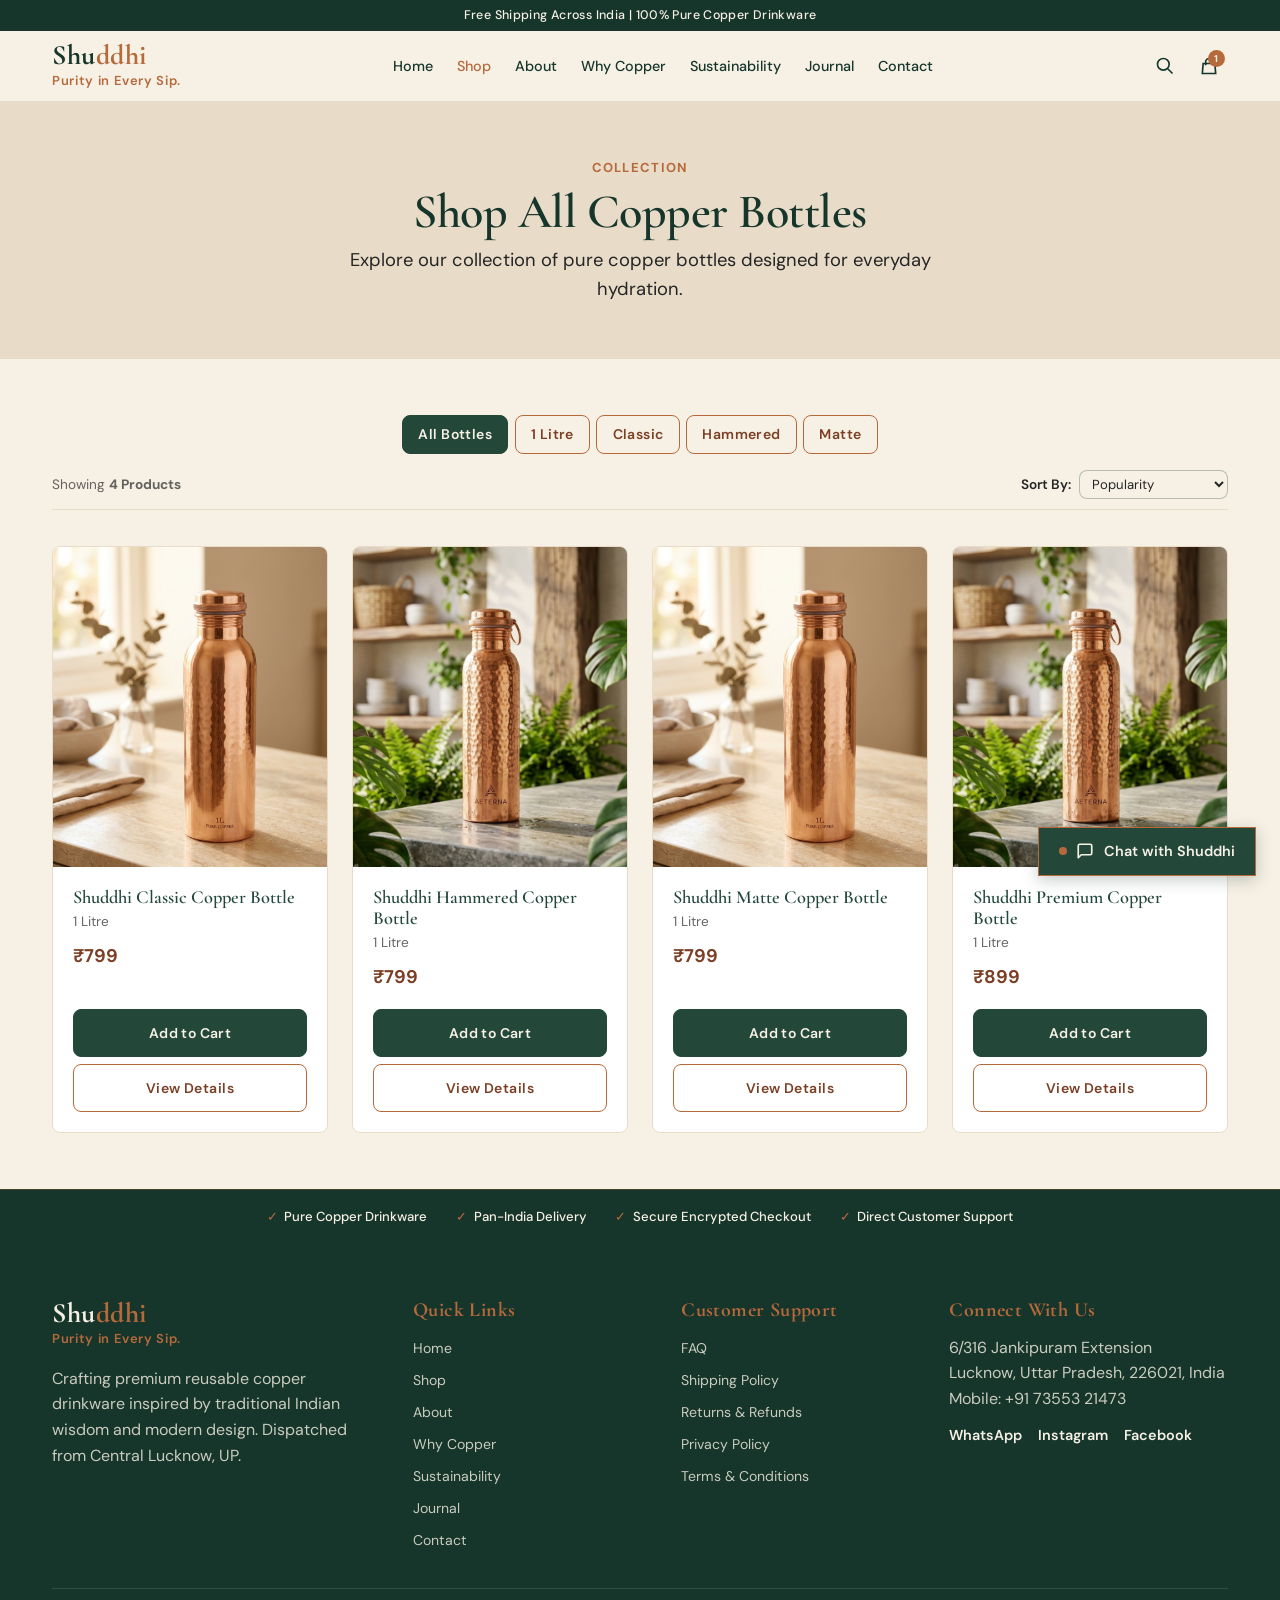
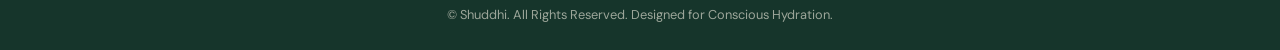
<file: shop.html>
<!DOCTYPE html>
<html lang="en">
<head>
  <!-- Google tag (gtag.js) -->
<script async src="https://www.googletagmanager.com/gtag/js?id=G-65MT7RK7ZD"></script>
<script>
  window.dataLayer = window.dataLayer || [];
  function gtag(){dataLayer.push(arguments);}
  gtag('js', new Date());

  gtag('config', 'G-65MT7RK7ZD');
</script>
  <script type="application/ld+json">
    {
      "@context": "https://schema.org",
      "@type": "Product",
      "name": "Pure Copper Water Bottle 1L",
      "image": "https://www.shuddhi.space/images/shuddhi_hero_lifestyle.jpg",
      "description": "Handcrafted 1L pure copper bottle for Ayurvedic hydration. Free delivery in Lucknow.",
      "brand": {
        "@type": "Brand",
        "name": "Shuddhi"
      },
      "offers": {
        "@type": "Offer",
        "url": "https://www.shuddhi.space/shop.html",
        "priceCurrency": "INR",
        "price": "799",
        "availability": "https://schema.org/InStock",
        "itemCondition": "https://schema.org/NewCondition"
      }
    }
    </script>
  <meta charset="UTF-8">
  <meta name="viewport" content="width=device-width, initial-scale=1.0">
  
  <!-- SEO Primary Metadata -->
  <title>Shop Copper Water Bottles | Shuddhi</title>
  <meta name="description" content="Explore Shuddhi's handcrafted 1L pure copper water bottles starting at ₹799. Designed for everyday reusable hydration with express Lucknow and India delivery.">
  <meta name="keywords" content="buy pure copper bottle online, 1 litre copper water bottle, copper bottle under 1000, hammered copper bottle 1 litre, matte copper bottle 1 litre, copper bottle Lucknow">
  <link rel="canonical" href="https://www.shuddhi.space/shop.html">
  
  <!-- Favicon -->
  <link rel="icon" type="image/svg+xml" href="favicon.svg">
  <link rel="apple-touch-icon" href="favicon.svg">

  <!-- Open Graph / Social Media -->
  <meta property="og:type" content="website">
  <meta property="og:title" content="Shop Copper Water Bottles | Shuddhi">
  <meta property="og:description" content="Explore Shuddhi's handcrafted 1L pure copper water bottles starting at ₹799. Designed for everyday reusable hydration with express Lucknow and India delivery.">
  <meta property="og:image" content="images/shuddhi_classic_bottle.jpg">
  <meta property="og:url" content="https://www.shuddhi.space/shop.html">

  <!-- Twitter Card Metadata -->
  <meta name="twitter:card" content="summary_large_image">
  <meta name="twitter:title" content="Shop Copper Water Bottles | Shuddhi">
  <meta name="twitter:description" content="Explore Shuddhi's handcrafted 1L pure copper water bottles starting at ₹799. Designed for everyday reusable hydration.">
  <meta name="twitter:image" content="images/shuddhi_classic_bottle.jpg">

  <!-- Google Fonts: Cormorant Garamond (Serif) & DM Sans (Sans-Serif) -->
  <link rel="preconnect" href="https://fonts.googleapis.com">
  <link rel="preconnect" href="https://fonts.gstatic.com" crossorigin>
  <link href="https://fonts.googleapis.com/css2?family=Cormorant+Garamond:ital,wght@0,400;0,500;0,600;0,700;1,400&family=DM+Sans:wght@400;500;600;700&display=swap" rel="stylesheet">

  <!-- Master External Stylesheet & Deferred JavaScript -->
  <link rel="stylesheet" href="style.css">
  <script src="script.js" defer></script>
</head>
<body>

  <!-- Top Announcement Bar -->
  <div class="announcement-bar">
    Free Shipping Across India | 100% Pure Copper Drinkware
  </div>

  <!-- Reusable Sticky Header -->
  <header class="site-header" id="siteHeader">
    <div class="container header-inner">
      <a href="/" class="brand-logo" aria-label="Shuddhi Home Page">
        <span class="brand-logo-text">Shu<span>ddhi</span></span>
        <span class="brand-tagline-sub">Purity in Every Sip.</span>
      </a>

      <!-- Desktop Main Navigation -->
      <nav class="main-nav" aria-label="Primary Navigation">
        <ul class="nav-list">
          <li><a href="/" class="nav-link">Home</a></li>
          <li><a href="/shop.html" class="nav-link is-active">Shop</a></li>
          <li><a href="/about.html" class="nav-link">About</a></li>
          <li><a href="/why-copper.html" class="nav-link">Why Copper</a></li>
          <li><a href="/sustainability.html" class="nav-link">Sustainability</a></li>
          <li><a href="/journal.html" class="nav-link">Journal</a></li>
          <li><a href="/contact.html" class="nav-link">Contact</a></li>
        </ul>
      </nav>

      <!-- Right Header Utility Actions -->
      <div class="header-actions">
        <button class="icon-btn" id="searchToggleBtn" aria-label="Search Catalog" title="Search">
          <svg width="20" height="20" fill="none" stroke="currentColor" stroke-width="2" viewBox="0 0 24 24"><path d="M21 21l-6-6m2-5a7 7 0 11-14 0 7 7 0 0114 0z"/></svg>
        </button>
        <button class="icon-btn" id="cartToggleBtn" aria-label="View Shopping Cart" title="Cart">
          <svg width="20" height="20" fill="none" stroke="currentColor" stroke-width="2" viewBox="0 0 24 24"><path d="M16 11V7a4 4 0 00-8 0v4M5 9h14l1 12H4L5 9z"/></svg>
          <span class="cart-count-badge">1</span>
        </button>
        
        <!-- Mobile Navigation Hamburger Button -->
        <button class="mobile-nav-toggle" id="mobileNavToggle" aria-label="Toggle Navigation Menu" aria-expanded="false" aria-controls="mobileMenuDrawer">
          <span></span>
          <span></span>
          <span></span>
        </button>
      </div>
    </div>

    <!-- Mobile Dropdown Navigation Drawer -->
    <div class="mobile-menu-drawer" id="mobileMenuDrawer">
      <nav aria-label="Mobile Navigation Menu">
        <ul class="mobile-nav-list">
          <li><a href="/" class="mobile-nav-link">Home</a></li>
          <li><a href="/shop.html" class="mobile-nav-link is-active">Shop</a></li>
          <li><a href="/about.html" class="mobile-nav-link">About</a></li>
          <li><a href="/why-copper.html" class="mobile-nav-link">Why Copper</a></li>
          <li><a href="/sustainability.html" class="mobile-nav-link">Sustainability</a></li>
          <li><a href="/journal.html" class="mobile-nav-link">Journal</a></li>
          <li><a href="/contact.html" class="mobile-nav-link">Contact</a></li>
        </ul>
      </nav>
    </div>
  </header>

  <main id="main-content">

    <!-- SHOP HERO BANNER -->
    <section class="section section-beige">
      <div class="container text-center">
        <span class="text-eyebrow">COLLECTION</span>
        <h1>Shop All Copper Bottles</h1>
        <p class="text-lead container-small margin-top-xs">
          Explore our collection of pure copper bottles designed for everyday hydration.
        </p>
      </div>
    </section>

    <!-- CATALOGUE CONTROLS & PRODUCT GRID -->
    <section class="section">
      <div class="container">
        
        <!-- Filter & Sorting Controls -->
        <div class="shop-filter-bar">
          <div class="filter-btn-group">
            <button class="btn btn-primary filter-tab-btn">All Bottles</button>
            <button class="btn btn-secondary filter-tab-btn">1 Litre</button>
            <button class="btn btn-secondary filter-tab-btn">Classic</button>
            <button class="btn btn-secondary filter-tab-btn">Hammered</button>
            <button class="btn btn-secondary filter-tab-btn">Matte</button>
          </div>

          <div class="shop-sort-row">
            <span class="text-muted">Showing <strong>4 Products</strong></span>
            <div class="sort-select-wrapper">
              <label for="sortSelect" class="sort-label">Sort By:</label>
              <select id="sortSelect" class="form-input sort-select">
                <option value="popularity">Popularity</option>
                <option value="price-low">Price: Low to High</option>
                <option value="price-high">Price: High to Low</option>
                <option value="newest">Newest Arrival</option>
              </select>
            </div>
          </div>
        </div>

        <!-- Clean Ecommerce Product Cards Grid -->
        <div class="product-grid-3">
          
          <!-- Card 1: Classic 1L -->
          <article class="product-grid-card">
            <div class="product-card-img">
              <a href="/product.html">
                <img src="images/shuddhi_classic_bottle.jpg" alt="Shuddhi Classic Copper Bottle 1 Litre" width="300" height="380" loading="lazy">
              </a>
            </div>
            <div class="product-card-body">
              <h3 class="product-card-title"><a href="/product.html">Shuddhi Classic Copper Bottle</a></h3>
              <p class="product-card-capacity">1 Litre</p>
              <p class="product-card-price">₹799</p>
              <div class="product-card-actions">
                <button class="btn btn-primary btn-full" onclick="window.addToCart({id:'shuddhi-classic-1l', name:'Shuddhi Classic Copper Bottle', price:799, capacity:'1 L', image:'images/shuddhi_classic_bottle.jpg'})">Add to Cart</button>
                <a href="/product.html" class="btn btn-secondary btn-full margin-top-xs">View Details</a>
              </div>
            </div>
          </article>

          <!-- Card 2: Hammered 1L -->
          <article class="product-grid-card">
            <div class="product-card-img">
              <a href="/product.html">
                <img src="images/shuddhi_hero_lifestyle.jpg" alt="Shuddhi Hammered Copper Bottle 1 Litre" width="300" height="380" loading="lazy">
              </a>
            </div>
            <div class="product-card-body">
              <h3 class="product-card-title"><a href="/product.html">Shuddhi Hammered Copper Bottle</a></h3>
              <p class="product-card-capacity">1 Litre</p>
              <p class="product-card-price">₹799</p>
              <div class="product-card-actions">
                <button class="btn btn-primary btn-full" onclick="window.addToCart({id:'shuddhi-hammered-1l', name:'Shuddhi Hammered Copper Bottle', price:799, capacity:'1 L', image:'images/shuddhi_hero_lifestyle.jpg'})">Add to Cart</button>
                <a href="/product.html" class="btn btn-secondary btn-full margin-top-xs">View Details</a>
              </div>
            </div>
          </article>

          <!-- Card 3: Matte 1L -->
          <article class="product-grid-card">
            <div class="product-card-img">
              <a href="/product.html">
                <img src="images/shuddhi_classic_bottle.jpg" alt="Shuddhi Matte Copper Bottle 1 Litre" width="300" height="380" loading="lazy">
              </a>
            </div>
            <div class="product-card-body">
              <h3 class="product-card-title"><a href="/product.html">Shuddhi Matte Copper Bottle</a></h3>
              <p class="product-card-capacity">1 Litre</p>
              <p class="product-card-price">₹799</p>
              <div class="product-card-actions">
                <button class="btn btn-primary btn-full" onclick="window.addToCart({id:'shuddhi-matte-1l', name:'Shuddhi Matte Copper Bottle', price:799, capacity:'1 L', image:'images/shuddhi_classic_bottle.jpg'})">Add to Cart</button>
                <a href="/product.html" class="btn btn-secondary btn-full margin-top-xs">View Details</a>
              </div>
            </div>
          </article>

          <!-- Card 4: Premium 1L -->
          <article class="product-grid-card">
            <div class="product-card-img">
              <a href="/product.html">
                <img src="images/shuddhi_hero_lifestyle.jpg" alt="Shuddhi Premium Copper Bottle 1 Litre" width="300" height="380" loading="lazy">
              </a>
            </div>
            <div class="product-card-body">
              <h3 class="product-card-title"><a href="/product.html">Shuddhi Premium Copper Bottle</a></h3>
              <p class="product-card-capacity">1 Litre</p>
              <p class="product-card-price">₹899</p>
              <div class="product-card-actions">
                <button class="btn btn-primary btn-full" onclick="window.addToCart({id:'shuddhi-premium-1l', name:'Shuddhi Premium Copper Bottle', price:899, capacity:'1 L', image:'images/shuddhi_hero_lifestyle.jpg'})">Add to Cart</button>
                <a href="/product.html" class="btn btn-secondary btn-full margin-top-xs">View Details</a>
              </div>
            </div>
          </article>

        </div>

      </div>
    </section>

  </main>

  <!-- Clean Trust Bar -->
  <div class="trust-bar">
    <div class="container trust-flex">
      <div class="trust-item"><span>✓</span> Pure Copper Drinkware</div>
      <div class="trust-item"><span>✓</span> Pan-India Delivery</div>
      <div class="trust-item"><span>✓</span> Secure Encrypted Checkout</div>
      <div class="trust-item"><span>✓</span> Direct Customer Support</div>
    </div>
  </div>

  <!-- Reusable Site Footer -->
  <footer class="site-footer">
    <div class="container">
      <div class="footer-grid">
        <div class="footer-brand">
          <a href="/" class="brand-logo" aria-label="Shuddhi Footer Logo">
            <span class="brand-logo-text">Shu<span>ddhi</span></span>
            <span class="brand-tagline-sub">Purity in Every Sip.</span>
          </a>
          <p class="text-footer-sub margin-top-sm">
            Crafting premium reusable copper drinkware inspired by traditional Indian wisdom and modern design. Dispatched from Central Lucknow, UP.
          </p>
        </div>

        <div>
          <h3 class="footer-links-title">Quick Links</h3>
          <ul class="footer-links-list">
            <li><a href="/">Home</a></li>
            <li><a href="/shop.html">Shop</a></li>
            <li><a href="/about.html">About</a></li>
            <li><a href="/why-copper.html">Why Copper</a></li>
            <li><a href="/sustainability.html">Sustainability</a></li>
            <li><a href="/journal.html">Journal</a></li>
            <li><a href="/contact.html">Contact</a></li>
          </ul>
        </div>

        <div>
          <h3 class="footer-links-title">Customer Support</h3>
          <ul class="footer-links-list">
            <li><a href="/contact.html">FAQ</a></li>
            <li><a href="/contact.html">Shipping Policy</a></li>
            <li><a href="/contact.html">Returns &amp; Refunds</a></li>
            <li><a href="/contact.html">Privacy Policy</a></li>
            <li><a href="/contact.html">Terms &amp; Conditions</a></li>
          </ul>
        </div>

        <div>
          <h3 class="footer-links-title">Connect With Us</h3>
          <p class="text-footer-sub margin-bottom-sm">
            6/316 Jankipuram Extension<br>
            Lucknow, Uttar Pradesh, 226021, India<br>
            Mobile: +91 73553 21473
          </p>
          <div class="footer-social-links">
            <a href="https://wa.me/917355321473" target="_blank" rel="noopener">WhatsApp</a>
            <a href="https://instagram.com" target="_blank" rel="noopener">Instagram</a>
            <a href="https://facebook.com" target="_blank" rel="noopener">Facebook</a>
          </div>
        </div>
      </div>

      <div class="footer-bottom">
        &copy; Shuddhi. All Rights Reserved. Designed for Conscious Hydration.
      </div>
    </div>
  </footer>

  <!-- Slide-Out Shopping Cart Drawer -->
  <div class="drawer-backdrop" id="drawerBackdrop"></div>
  <aside class="cart-drawer" id="cartDrawer" aria-label="Shopping Cart Drawer">
    <div class="drawer-header">
      <h3 class="drawer-title">Your Shuddhi Cart</h3>
      <button id="closeCartBtn" class="drawer-close-btn" aria-label="Close Cart">&times;</button>
    </div>
    <div class="drawer-body" id="cartItemsContainer">
      <!-- Dynamically populated via script.js -->
    </div>
    <div class="drawer-footer">
      <div class="cart-subtotal-row">
        <span>Subtotal:</span>
        <span id="cartSubtotal">₹799</span>
      </div>
      <button class="btn btn-primary btn-full" onclick="alert('Proceeding to Checkout! Express delivery to Lucknow & Pan-India.')">Proceed to Checkout</button>
    </div>
  </aside>


  <!-- Floating Customer-Support Chatbot Widget -->
  <button class="chatbot-toggle-btn" id="chatbotToggleBtn" aria-label="Chat with Shuddhi Customer Support" aria-expanded="false" aria-controls="chatbotWidget">
    <span class="chatbot-badge"></span>
    <svg width="18" height="18" viewBox="0 0 24 24" fill="none" stroke="currentColor" stroke-width="2.2" stroke-linecap="round" stroke-linejoin="round"><path d="M21 15a2 2 0 0 1-2 2H7l-4 4V5a2 2 0 0 1 2-2h14a2 2 0 0 1 2 2z"></path></svg>
    <span>Chat with Shuddhi</span>
  </button>

  <div class="chatbot-widget" id="chatbotWidget" aria-label="Shuddhi Support Chatbot" role="dialog" aria-hidden="true">
    <div class="chatbot-header">
      <div class="chatbot-header-info">
        <h3 class="chatbot-title">Shuddhi Support</h3>
        <span class="chatbot-subtitle">Purity in Every Sip.</span>
      </div>
      <div class="chatbot-header-actions">
        <button class="chatbot-btn-text" id="chatNewBtn" title="Start New Chat">New Chat</button>
        <button class="chatbot-close-btn" id="chatCloseBtn" aria-label="Close Chat Window">&times;</button>
      </div>
    </div>

    <div class="chatbot-body" id="chatMessages" role="log" aria-live="polite">
      <!-- Dynamic chat message bubbles inserted via script.js -->
    </div>

    <div class="chatbot-footer">
      <form class="chat-input-form" id="chatForm">
        <input type="text" id="chatInput" class="chat-input" placeholder="Ask a question..." aria-label="Type your message" autocomplete="off">
        <button type="submit" class="chat-send-btn" id="chatSendBtn">Send</button>
      </form>
    </div>
  </div>

</body>
</html>
</file>
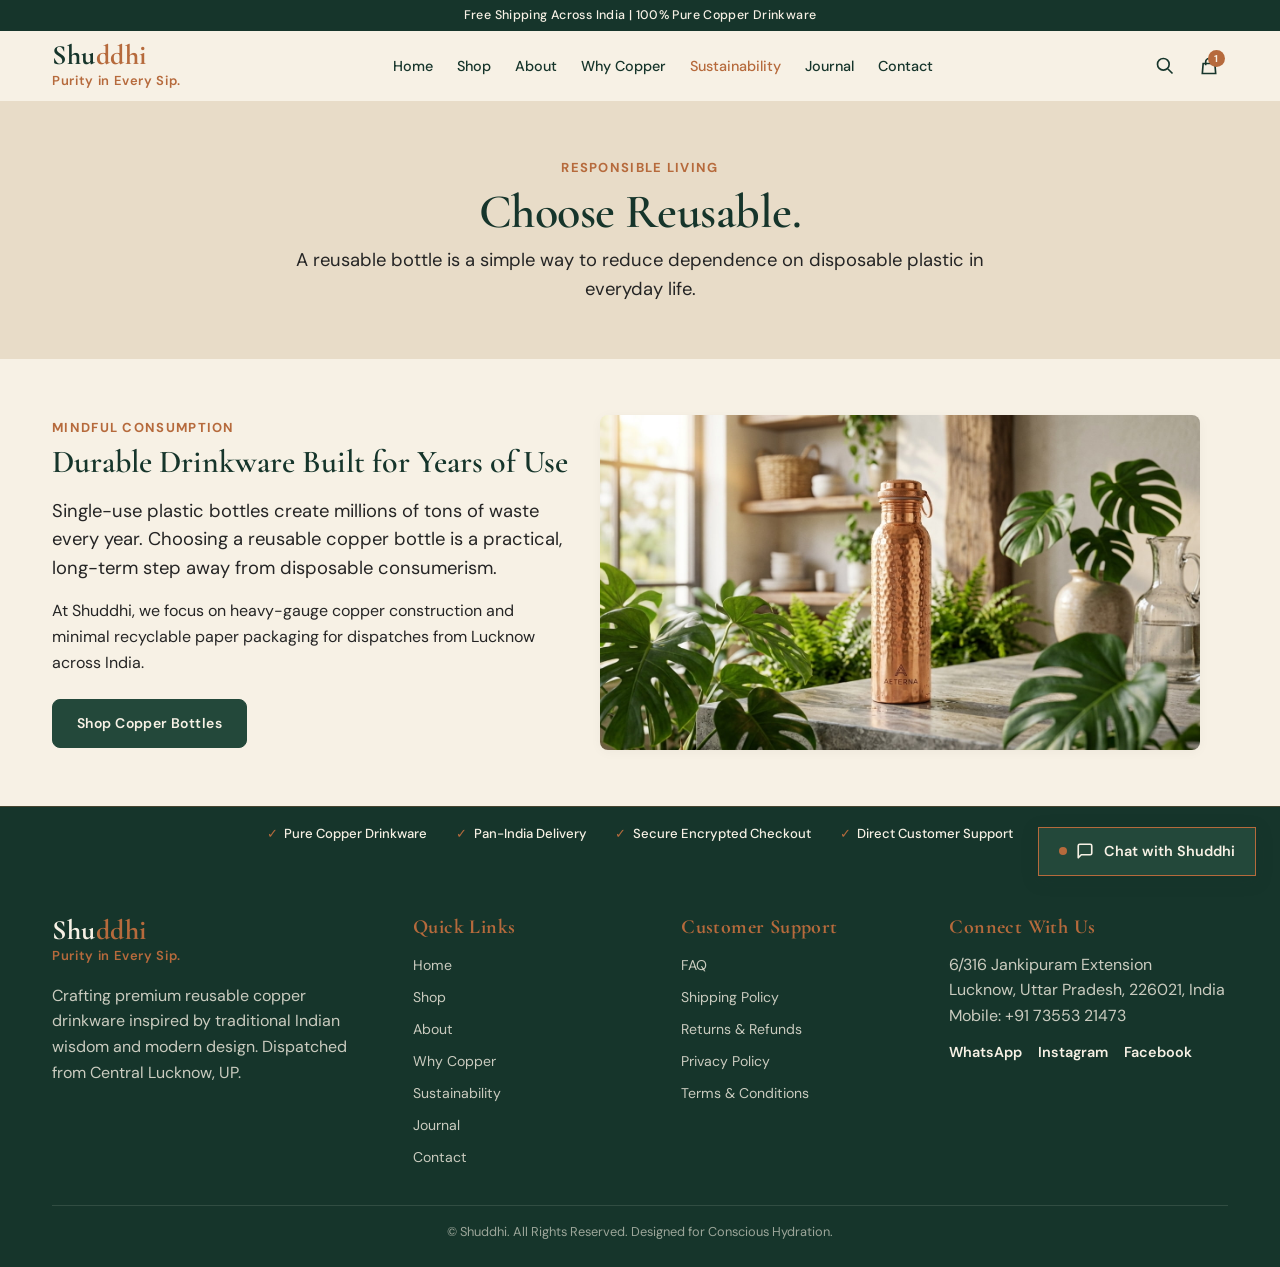
<file: sustainability.html>
<!DOCTYPE html>
<html lang="en">
<head>
  <!-- Google tag (gtag.js) -->
<script async src="https://www.googletagmanager.com/gtag/js?id=G-65MT7RK7ZD"></script>
<script>
  window.dataLayer = window.dataLayer || [];
  function gtag(){dataLayer.push(arguments);}
  gtag('js', new Date());

  gtag('config', 'G-65MT7RK7ZD');
</script>
  <meta charset="UTF-8">
  <meta name="viewport" content="width=device-width, initial-scale=1.0">
  
  <!-- SEO Primary Metadata -->
  <title>Sustainable &amp; Reusable Copper Bottles | Shuddhi</title>
  <meta name="description" content="Choose reusable copper drinkware to reduce dependence on single-use plastic bottles. Learn about Shuddhi's plastic-free mission and conscious packaging.">
  <meta name="keywords" content="copper bottle vs plastic bottle, reusable water bottle, plastic free lifestyle, eco friendly water bottle India">
  <link rel="canonical" href="https://www.shuddhi.space/sustainability.html">
  
  <!-- Favicon -->
  <link rel="icon" type="image/svg+xml" href="favicon.svg">
  <link rel="apple-touch-icon" href="favicon.svg">

  <!-- Open Graph / Social Media -->
  <meta property="og:type" content="website">
  <meta property="og:title" content="Sustainable &amp; Reusable Copper Bottles | Shuddhi">
  <meta property="og:description" content="Choose reusable copper drinkware to reduce dependence on single-use plastic bottles. Learn about Shuddhi's plastic-free mission and conscious packaging.">
  <meta property="og:image" content="images/shuddhi_hero_lifestyle.jpg">
  <meta property="og:url" content="https://www.shuddhi.space/sustainability.html">

  <!-- Twitter Card Metadata -->
  <meta name="twitter:card" content="summary_large_image">
  <meta name="twitter:title" content="Sustainable &amp; Reusable Copper Bottles | Shuddhi">
  <meta name="twitter:description" content="Choose reusable copper drinkware to reduce dependence on single-use plastic bottles. Learn about Shuddhi's plastic-free mission.">
  <meta name="twitter:image" content="images/shuddhi_hero_lifestyle.jpg">

  <!-- Google Fonts: Cormorant Garamond (Serif) & DM Sans (Sans-Serif) -->
  <link rel="preconnect" href="https://fonts.googleapis.com">
  <link rel="preconnect" href="https://fonts.gstatic.com" crossorigin>
  <link href="https://fonts.googleapis.com/css2?family=Cormorant+Garamond:ital,wght@0,400;0,500;0,600;0,700;1,400&family=DM+Sans:wght@400;500;600;700&display=swap" rel="stylesheet">

  <!-- Master External Stylesheet & Deferred JavaScript -->
  <link rel="stylesheet" href="style.css">
  <script src="script.js" defer></script>
</head>
<body>

  <!-- Top Announcement Bar -->
  <div class="announcement-bar">
    Free Shipping Across India | 100% Pure Copper Drinkware
  </div>

  <!-- Reusable Sticky Header -->
  <header class="site-header" id="siteHeader">
    <div class="container header-inner">
      <a href="/" class="brand-logo" aria-label="Shuddhi Home Page">
        <span class="brand-logo-text">Shu<span>ddhi</span></span>
        <span class="brand-tagline-sub">Purity in Every Sip.</span>
      </a>

      <!-- Desktop Main Navigation -->
      <nav class="main-nav" aria-label="Primary Navigation">
        <ul class="nav-list">
          <li><a href="/" class="nav-link">Home</a></li>
          <li><a href="/shop.html" class="nav-link">Shop</a></li>
          <li><a href="/about.html" class="nav-link">About</a></li>
          <li><a href="/why-copper.html" class="nav-link">Why Copper</a></li>
          <li><a href="/sustainability.html" class="nav-link is-active">Sustainability</a></li>
          <li><a href="/journal.html" class="nav-link">Journal</a></li>
          <li><a href="/contact.html" class="nav-link">Contact</a></li>
        </ul>
      </nav>

      <!-- Right Header Utility Actions -->
      <div class="header-actions">
        <button class="icon-btn" id="searchToggleBtn" aria-label="Search Catalog" title="Search">
          <svg width="20" height="20" fill="none" stroke="currentColor" stroke-width="2" viewBox="0 0 24 24"><path d="M21 21l-6-6m2-5a7 7 0 11-14 0 7 7 0 0114 0z"/></svg>
        </button>
        <button class="icon-btn" id="cartToggleBtn" aria-label="View Shopping Cart" title="Cart">
          <svg width="20" height="20" fill="none" stroke="currentColor" stroke-width="2" viewBox="0 0 24 24"><path d="M16 11V7a4 4 0 00-8 0v4M5 9h14l1 12H4L5 9z"/></svg>
          <span class="cart-count-badge">1</span>
        </button>
        
        <!-- Mobile Navigation Hamburger Button -->
        <button class="mobile-nav-toggle" id="mobileNavToggle" aria-label="Toggle Navigation Menu" aria-expanded="false" aria-controls="mobileMenuDrawer">
          <span></span>
          <span></span>
          <span></span>
        </button>
      </div>
    </div>

    <!-- Mobile Dropdown Navigation Drawer -->
    <div class="mobile-menu-drawer" id="mobileMenuDrawer">
      <nav aria-label="Mobile Navigation Menu">
        <ul class="mobile-nav-list">
          <li><a href="/" class="mobile-nav-link">Home</a></li>
          <li><a href="/shop.html" class="mobile-nav-link">Shop</a></li>
          <li><a href="/about.html" class="mobile-nav-link">About</a></li>
          <li><a href="/why-copper.html" class="mobile-nav-link">Why Copper</a></li>
          <li><a href="/sustainability.html" class="mobile-nav-link is-active">Sustainability</a></li>
          <li><a href="/journal.html" class="mobile-nav-link">Journal</a></li>
          <li><a href="/contact.html" class="mobile-nav-link">Contact</a></li>
        </ul>
      </nav>
    </div>
  </header>

  <main id="main-content">

    <!-- SUSTAINABILITY HERO BANNER -->
    <section class="section section-beige">
      <div class="container container-narrow text-center">
        <span class="text-eyebrow">RESPONSIBLE LIVING</span>
        <h1>Choose Reusable.</h1>
        <p class="text-lead margin-top-xs">
          A reusable bottle is a simple way to reduce dependence on disposable plastic in everyday life.
        </p>
      </div>
    </section>

    <!-- CLEAN EDITORIAL LAYOUT WITH ONE STRONG PHOTOGRAPH -->
    <section class="section">
      <div class="container founder-grid align-center">
        <div>
          <span class="text-eyebrow">MINDFUL CONSUMPTION</span>
          <h2>Durable Drinkware Built for Years of Use</h2>
          <p class="text-lead margin-top-sm">
            Single-use plastic bottles create millions of tons of waste every year. Choosing a reusable copper bottle is a practical, long-term step away from disposable consumerism.
          </p>
          <p>
            At Shuddhi, we focus on heavy-gauge copper construction and minimal recyclable paper packaging for dispatches from Lucknow across India.
          </p>
          <div class="margin-top-md">
            <a href="/shop.html" class="btn btn-primary">Shop Copper Bottles</a>
          </div>
        </div>

        <div>
          <img src="images/shuddhi_hero_lifestyle.jpg" alt="Shuddhi copper bottle in natural sunlight" width="600" height="400" class="img-rounded-shadow" loading="lazy">
        </div>
      </div>
    </section>

  </main>

  <!-- Clean Trust Bar -->
  <div class="trust-bar">
    <div class="container trust-flex">
      <div class="trust-item"><span>✓</span> Pure Copper Drinkware</div>
      <div class="trust-item"><span>✓</span> Pan-India Delivery</div>
      <div class="trust-item"><span>✓</span> Secure Encrypted Checkout</div>
      <div class="trust-item"><span>✓</span> Direct Customer Support</div>
    </div>
  </div>

  <!-- Reusable Site Footer -->
  <footer class="site-footer">
    <div class="container">
      <div class="footer-grid">
        <div class="footer-brand">
          <a href="/" class="brand-logo" aria-label="Shuddhi Footer Logo">
            <span class="brand-logo-text">Shu<span>ddhi</span></span>
            <span class="brand-tagline-sub">Purity in Every Sip.</span>
          </a>
          <p class="text-footer-sub margin-top-sm">
            Crafting premium reusable copper drinkware inspired by traditional Indian wisdom and modern design. Dispatched from Central Lucknow, UP.
          </p>
        </div>

        <div>
          <h3 class="footer-links-title">Quick Links</h3>
          <ul class="footer-links-list">
            <li><a href="/">Home</a></li>
            <li><a href="/shop.html">Shop</a></li>
            <li><a href="/about.html">About</a></li>
            <li><a href="/why-copper.html">Why Copper</a></li>
            <li><a href="/sustainability.html">Sustainability</a></li>
            <li><a href="/journal.html">Journal</a></li>
            <li><a href="/contact.html">Contact</a></li>
          </ul>
        </div>

        <div>
          <h3 class="footer-links-title">Customer Support</h3>
          <ul class="footer-links-list">
            <li><a href="/contact.html">FAQ</a></li>
            <li><a href="/contact.html">Shipping Policy</a></li>
            <li><a href="/contact.html">Returns &amp; Refunds</a></li>
            <li><a href="/contact.html">Privacy Policy</a></li>
            <li><a href="/contact.html">Terms &amp; Conditions</a></li>
          </ul>
        </div>

        <div>
          <h3 class="footer-links-title">Connect With Us</h3>
          <p class="text-footer-sub margin-bottom-sm">
            6/316 Jankipuram Extension<br>
            Lucknow, Uttar Pradesh, 226021, India<br>
            Mobile: +91 73553 21473
          </p>
          <div class="footer-social-links">
            <a href="https://wa.me/917355321473" target="_blank" rel="noopener">WhatsApp</a>
            <a href="https://instagram.com" target="_blank" rel="noopener">Instagram</a>
            <a href="https://facebook.com" target="_blank" rel="noopener">Facebook</a>
          </div>
        </div>
      </div>

      <div class="footer-bottom">
        &copy; Shuddhi. All Rights Reserved. Designed for Conscious Hydration.
      </div>
    </div>
  </footer>

  <!-- Slide-Out Shopping Cart Drawer -->
  <div class="drawer-backdrop" id="drawerBackdrop"></div>
  <aside class="cart-drawer" id="cartDrawer" aria-label="Shopping Cart Drawer">
    <div class="drawer-header">
      <h3 class="drawer-title">Your Shuddhi Cart</h3>
      <button id="closeCartBtn" class="drawer-close-btn" aria-label="Close Cart">&times;</button>
    </div>
    <div class="drawer-body" id="cartItemsContainer">
      <!-- Dynamically populated via script.js -->
    </div>
    <div class="drawer-footer">
      <div class="cart-subtotal-row">
        <span>Subtotal:</span>
        <span id="cartSubtotal">₹799</span>
      </div>
      <button class="btn btn-primary btn-full" onclick="alert('Proceeding to Checkout! Express delivery to Lucknow & Pan-India.')">Proceed to Checkout</button>
    </div>
  </aside>


  <!-- Floating Customer-Support Chatbot Widget -->
  <button class="chatbot-toggle-btn" id="chatbotToggleBtn" aria-label="Chat with Shuddhi Customer Support" aria-expanded="false" aria-controls="chatbotWidget">
    <span class="chatbot-badge"></span>
    <svg width="18" height="18" viewBox="0 0 24 24" fill="none" stroke="currentColor" stroke-width="2.2" stroke-linecap="round" stroke-linejoin="round"><path d="M21 15a2 2 0 0 1-2 2H7l-4 4V5a2 2 0 0 1 2-2h14a2 2 0 0 1 2 2z"></path></svg>
    <span>Chat with Shuddhi</span>
  </button>

  <div class="chatbot-widget" id="chatbotWidget" aria-label="Shuddhi Support Chatbot" role="dialog" aria-hidden="true">
    <div class="chatbot-header">
      <div class="chatbot-header-info">
        <h3 class="chatbot-title">Shuddhi Support</h3>
        <span class="chatbot-subtitle">Purity in Every Sip.</span>
      </div>
      <div class="chatbot-header-actions">
        <button class="chatbot-btn-text" id="chatNewBtn" title="Start New Chat">New Chat</button>
        <button class="chatbot-close-btn" id="chatCloseBtn" aria-label="Close Chat Window">&times;</button>
      </div>
    </div>

    <div class="chatbot-body" id="chatMessages" role="log" aria-live="polite">
      <!-- Dynamic chat message bubbles inserted via script.js -->
    </div>

    <div class="chatbot-footer">
      <form class="chat-input-form" id="chatForm">
        <input type="text" id="chatInput" class="chat-input" placeholder="Ask a question..." aria-label="Type your message" autocomplete="off">
        <button type="submit" class="chat-send-btn" id="chatSendBtn">Send</button>
      </form>
    </div>
  </div>

</body>
</html>
</file>
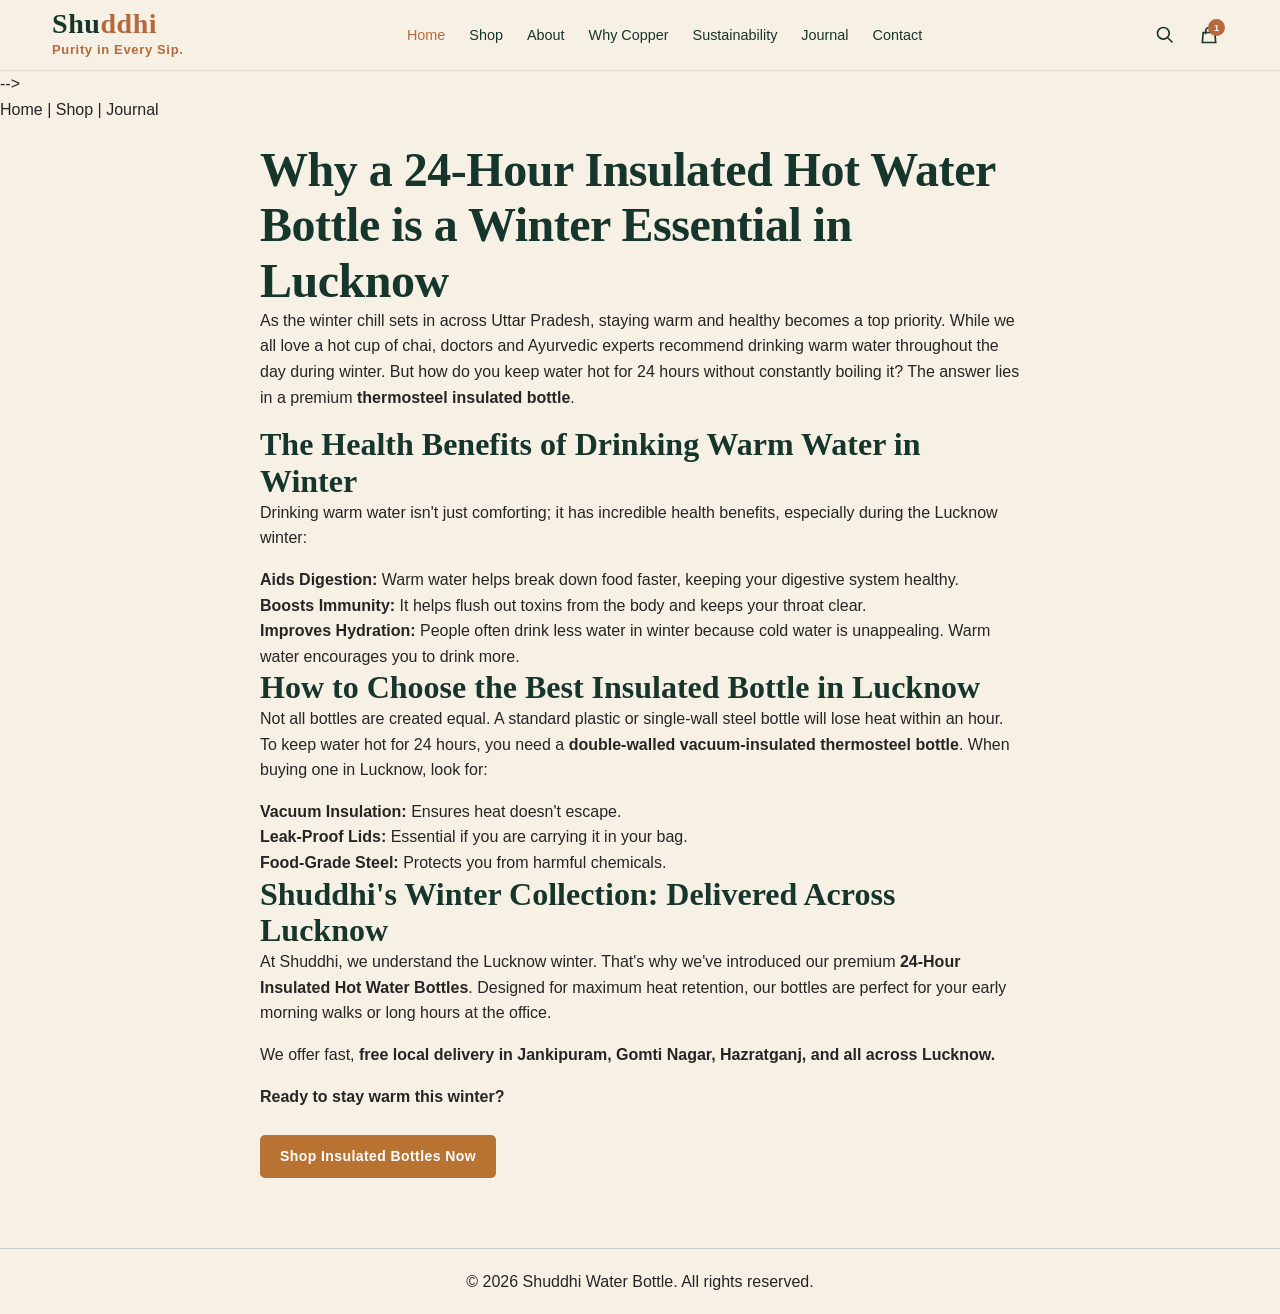
<file: Untitled-1.html>
<!DOCTYPE html>
<html lang="en">
<head>
    <meta charset="UTF-8">
    <meta name="viewport" content="width=device-width, initial-scale=1.0">
    <title>How to Keep Water Hot for 24 Hours in Winter | Shuddhi Lucknow</title>
    <meta name="description" content="Discover the best thermosteel insulated bottles to keep water hot for 24 hours in Lucknow winters. Learn the health benefits of warm water and shop Shuddhi's premium collection.">
    <link rel="canonical" href="https://www.shuddhi.space/winter-hot-water-bottle-lucknow.html" />
    <link rel="stylesheet" href="style.css">
</head>
<body>

    <!--  <div class="announcement-bar">
    Free Shipping Across India | 100% Pure Copper Drinkware
  </div>

  <!-- Reusable Sticky Header -->
  <header class="site-header" id="siteHeader">
    <div class="container header-inner">
      <a href="/" class="brand-logo" aria-label="Shuddhi Home Page">
        <span class="brand-logo-text">Shu<span>ddhi</span></span>
        <span class="brand-tagline-sub">Purity in Every Sip.</span>
      </a>

      <!-- Desktop Main Navigation -->
      <nav class="main-nav" aria-label="Primary Navigation">
        <ul class="nav-list">
          <li><a href="/" class="nav-link is-active">Home</a></li>
          <li><a href="/shop.html" class="nav-link">Shop</a></li>
          <li><a href="/about.html" class="nav-link">About</a></li>
          <li><a href="/why-copper.html" class="nav-link">Why Copper</a></li>
          <li><a href="/sustainability.html" class="nav-link">Sustainability</a></li>
          <li><a href="/journal.html" class="nav-link">Journal</a></li>
          <li><a href="/contact.html" class="nav-link">Contact</a></li>
        </ul>
      </nav>

      <!-- Right Header Utility Actions -->
      <div class="header-actions">
        <button class="icon-btn" id="searchToggleBtn" aria-label="Search Catalog" title="Search">
          <svg width="20" height="20" fill="none" stroke="currentColor" stroke-width="2" viewBox="0 0 24 24"><path d="M21 21l-6-6m2-5a7 7 0 11-14 0 7 7 0 0114 0z"/></svg>
        </button>
        <button class="icon-btn" id="cartToggleBtn" aria-label="View Shopping Cart" title="Cart">
          <svg width="20" height="20" fill="none" stroke="currentColor" stroke-width="2" viewBox="0 0 24 24"><path d="M16 11V7a4 4 0 00-8 0v4M5 9h14l1 12H4L5 9z"/></svg>
          <span class="cart-count-badge">1</span>
        </button>
        
        <!-- Mobile Navigation Hamburger Button -->
        <button class="mobile-nav-toggle" id="mobileNavToggle" aria-label="Toggle Navigation Menu" aria-expanded="false" aria-controls="mobileMenuDrawer">
          <span></span>
          <span></span>
          <span></span>
        </button>
      </div>
    </div>

    <!-- Mobile Dropdown Navigation Drawer -->
    <div class="mobile-menu-drawer" id="mobileMenuDrawer">
      <nav aria-label="Mobile Navigation Menu">
        <ul class="mobile-nav-list">
          <li><a href="/" class="mobile-nav-link is-active">Home</a></li>
          <li><a href="/shop.html" class="mobile-nav-link">Shop</a></li>
          <li><a href="/about.html" class="mobile-nav-link">About</a></li>
          <li><a href="/why-copper.html" class="mobile-nav-link">Why Copper</a></li>
          <li><a href="/sustainability.html" class="mobile-nav-link">Sustainability</a></li>
          <li><a href="/journal.html" class="mobile-nav-link">Journal</a></li>
          <li><a href="/contact.html" class="mobile-nav-link">Contact</a></li>
        </ul>
      </nav>
    </div>
  </header> -->
    <nav>
        <a href="/">Home</a> | <a href="/shop.html">Shop</a> | <a href="/journal.html">Journal</a>
    </nav>

    <main style="max-width: 800px; margin: 0 auto; padding: 20px; font-family: sans-serif; line-height: 1.6;">
        
        <h1>Why a 24-Hour Insulated Hot Water Bottle is a Winter Essential in Lucknow</h1>
        
        <p>As the winter chill sets in across Uttar Pradesh, staying warm and healthy becomes a top priority. While we all love a hot cup of chai, doctors and Ayurvedic experts recommend drinking warm water throughout the day during winter. But how do you keep water hot for 24 hours without constantly boiling it? The answer lies in a premium <strong>thermosteel insulated bottle</strong>.</p>

        <h2>The Health Benefits of Drinking Warm Water in Winter</h2>
        <p>Drinking warm water isn't just comforting; it has incredible health benefits, especially during the Lucknow winter:</p>
        <ul>
            <li><strong>Aids Digestion:</strong> Warm water helps break down food faster, keeping your digestive system healthy.</li>
            <li><strong>Boosts Immunity:</strong> It helps flush out toxins from the body and keeps your throat clear.</li>
            <li><strong>Improves Hydration:</strong> People often drink less water in winter because cold water is unappealing. Warm water encourages you to drink more.</li>
        </ul>

        <h2>How to Choose the Best Insulated Bottle in Lucknow</h2>
        <p>Not all bottles are created equal. A standard plastic or single-wall steel bottle will lose heat within an hour. To keep water hot for 24 hours, you need a <strong>double-walled vacuum-insulated thermosteel bottle</strong>. When buying one in Lucknow, look for:</p>
        <ul>
            <li><strong>Vacuum Insulation:</strong> Ensures heat doesn't escape.</li>
            <li><strong>Leak-Proof Lids:</strong> Essential if you are carrying it in your bag.</li>
            <li><strong>Food-Grade Steel:</strong> Protects you from harmful chemicals.</li>
        </ul>

        <h2>Shuddhi's Winter Collection: Delivered Across Lucknow</h2>
        <p>At Shuddhi, we understand the Lucknow winter. That's why we've introduced our premium <strong>24-Hour Insulated Hot Water Bottles</strong>. Designed for maximum heat retention, our bottles are perfect for your early morning walks or long hours at the office.</p>
        
        <p>We offer fast, <strong>free local delivery in Jankipuram, Gomti Nagar, Hazratganj, and all across Lucknow.</strong></p>

        <p><strong>Ready to stay warm this winter?</strong></p>
        <a href="/shop.html" class="btn" style="display: inline-block; background-color: #b87333; color: white; padding: 10px 20px; text-decoration: none; border-radius: 5px; margin-top: 10px;">Shop Insulated Bottles Now</a>

    </main>

    <!-- <footer class="site-footer">
    <div class="container">
      <div class="footer-grid">
        <div class="footer-brand">
          <a href="/" class="brand-logo" aria-label="Shuddhi Footer Logo">
            <span class="brand-logo-text">Shu<span>ddhi</span></span>
            <span class="brand-tagline-sub">Purity in Every Sip.</span>
          </a>
          <p class="text-footer-sub margin-top-sm">
            Crafting premium reusable copper drinkware inspired by traditional Indian wisdom and modern design. Dispatched from Central Lucknow, UP.
          </p>
        </div>

        <div>
          <h3 class="footer-links-title">Quick Links</h3>
          <ul class="footer-links-list">
            <li><a href="/">Home</a></li>
            <li><a href="/shop.html">Shop</a></li>
            <li><a href="/about.html">About</a></li>
            <li><a href="/why-copper.html">Why Copper</a></li>
            <li><a href="/sustainability.html">Sustainability</a></li>
            <li><a href="/journal.html">Journal</a></li>
            <li><a href="/contact.html">Contact</a></li>
          </ul>
        </div>

        <div>
          <h3 class="footer-links-title">Customer Support</h3>
          <ul class="footer-links-list">
            <li><a href="/contact.html">FAQ</a></li>
            <li><a href="/contact.html">Shipping Policy</a></li>
            <li><a href="/contact.html">Returns &amp; Refunds</a></li>
            <li><a href="/contact.html">Privacy Policy</a></li>
            <li><a href="/contact.html">Terms &amp; Conditions</a></li>
          </ul>
        </div>

        <div>
          <h3 class="footer-links-title">Connect With Us</h3>
          <p class="text-footer-sub margin-bottom-sm">
            6/316 Jankipuram Extension<br>
            Lucknow, Uttar Pradesh, 226021, India<br>
            Mobile: +91 73553 21473
          </p>
          <div class="footer-social-links">
            <a href="https://wa.me/917355321473" target="_blank" rel="noopener">WhatsApp</a>
            <a href="https://instagram.com" target="_blank" rel="noopener">Instagram</a>
            <a href="https://facebook.com" target="_blank" rel="noopener">Facebook</a>
          </div>
        </div>
      </div>

      <div class="footer-bottom">
        &copy; Shuddhi. All Rights Reserved. Designed for Conscious Hydration.
      </div>
    </div>
  </footer> -->
    <footer style="text-align: center; padding: 20px; margin-top: 50px; border-top: 1px solid #ccc;">
        <p>&copy; 2026 Shuddhi Water Bottle. All rights reserved.</p>
    </footer>

</body>
</html>
</file>
<file: style.css>
/* ==========================================================================
   SHUDDHI — DESIGN SYSTEM & MASTER STYLESHEET
   Brand: Shuddhi | Purity in Every Sip.
   Location: Central Lucknow, Uttar Pradesh, India
   Style: Professional D2C Ecommerce Architecture (Clean, Product-Focused, Fast)
   ========================================================================== */

/* --------------------------------------------------------------------------
   1. CSS CUSTOM PROPERTIES
   -------------------------------------------------------------------------- */
:root {
  /* Brand Color Palette */
  --color-forest-green: #23483A;
  --color-deep-evergreen: #16352B;
  --color-rich-copper: #B66A3C;
  --color-burnished-copper: #7A3F24;
  --color-warm-ivory: #F7F1E5;
  --color-sand-beige: #E8DCC8;
  --color-charcoal: #252525;
  --color-muted-sage: #A8B5A0;
  --color-white: #FFFFFF;
  --color-light-border: rgba(182, 106, 60, 0.2);

  /* Standardized Typography Scale (8 steps) */
  --text-xs: 0.8125rem;   /* 13px - captions, taglines, eyebrows */
  --text-sm: 0.875rem;    /* 14px - buttons, nav links, badges */
  --text-base: 1rem;      /* 16px - body text, form inputs */
  --text-md: 1.125rem;    /* 18px - lead text, subheadings */
  --text-lg: 1.25rem;     /* 20px - card titles */
  --text-xl: 1.5rem;      /* 24px - h3 subheadings */
  --text-2xl: 2rem;       /* 32px - h2 section headings */
  --text-3xl: 3rem;       /* 48px - h1 hero headings */

  /* Consolidated Muted Text Token */
  --color-text-muted: #595959;

  /* Typography Families */
  --font-serif: 'Cormorant Garamond', Georgia, serif;
  --font-sans: 'DM Sans', -apple-system, BlinkMacSystemFont, 'Segoe UI', Roboto, sans-serif;

  /* Spacing Scale */
  --space-xs: 0.25rem;  /* 4px */
  --space-sm: 0.5rem;   /* 8px */
  --space-md: 1rem;     /* 16px */
  --space-lg: 1.5rem;   /* 24px */
  --space-xl: 2.25rem;  /* 36px */
  --space-2xl: 3.5rem;  /* 56px */

  /* Component Dimensions & Borders */
  --header-height: 70px;
  --container-max-width: 1240px;
  --border-radius-sm: 4px;
  --border-radius-md: 8px;
  --border-radius-lg: 12px;
  --shadow-subtle: 0 2px 12px rgba(37, 37, 37, 0.04);
  --shadow-hover: 0 6px 20px rgba(22, 53, 43, 0.08);
  --transition-fast: 0.2s cubic-bezier(0.4, 0, 0.2, 1);
}

/* --------------------------------------------------------------------------
   2. RESET & BASE RULES
   -------------------------------------------------------------------------- */
*, *::before, *::after {
  box-sizing: border-box;
  margin: 0;
  padding: 0;
}

html {
  font-size: 100%;
  scroll-behavior: smooth;
  -webkit-text-size-adjust: 100%;
}

body {
  font-family: var(--font-sans);
  font-size: 1rem;
  line-height: 1.6;
  color: var(--color-charcoal);
  background-color: var(--color-warm-ivory);
  overflow-x: hidden;
  min-height: 100vh;
  display: flex;
  flex-direction: column;
}

img, picture, svg, video {
  display: block;
  max-width: 100%;
  height: auto;
}

a {
  color: inherit;
  text-decoration: none;
  transition: color var(--transition-fast);
}

button, input, textarea, select {
  font: inherit;
  color: inherit;
  background: none;
  border: none;
  outline: none;
}

button {
  cursor: pointer;
}

ul, ol {
  list-style: none;
}

/* Keyboard Focus Accessibility */
:focus-visible {
  outline: 2px solid var(--color-rich-copper);
  outline-offset: 3px;
}

/* Container Utility with Balanced Side Padding */
.container {
  width: 100%;
  max-width: var(--container-max-width);
  margin-left: auto;
  margin-right: auto;
  padding-left: 1.25rem;  /* 20px mobile */
  padding-right: 1.25rem;
}

@media (min-width: 768px) {
  .container {
    padding-left: 2rem;   /* 32px tablet/desktop */
    padding-right: 2rem;
  }
}

/* --------------------------------------------------------------------------
   3. TYPOGRAPHY SYSTEM
   -------------------------------------------------------------------------- */
h1, h2, h3, h4, .font-serif {
  font-family: var(--font-serif);
  font-weight: 600;
  color: var(--color-deep-evergreen);
  line-height: 1.15;
}

h1 {
  font-size: clamp(2rem, 4vw, var(--text-3xl));
  letter-spacing: -0.01em;
}

h2 {
  font-size: clamp(1.5rem, 2.8vw, var(--text-2xl));
}

h3 {
  font-size: clamp(1.15rem, 2vw, var(--text-xl));
  color: var(--color-forest-green);
}

h4 {
  font-family: var(--font-sans);
  font-size: clamp(1.05rem, 1.8vw, 1.25rem);
  font-weight: 600;
  color: var(--color-deep-evergreen);
}

p {
  margin-bottom: var(--space-md);
  color: var(--color-charcoal);
}

p:last-child {
  margin-bottom: 0;
}

.text-lead {
  font-size: clamp(1rem, 1.8vw, 1.15rem);
  line-height: 1.55;
  color: var(--color-charcoal);
}

.text-eyebrow {
  font-family: var(--font-sans);
  font-size: var(--text-xs);
  font-weight: 700;
  letter-spacing: 0.1em;
  color: var(--color-rich-copper);
  display: block;
  margin-bottom: 0.35rem;
}

.badge {
  display: inline-block;
  font-family: var(--font-sans);
  font-size: var(--text-xs);
  font-weight: 600;
  letter-spacing: 0.02em;
  padding: 0.25rem 0.6rem;
  border-radius: var(--border-radius-sm);
  background-color: var(--color-rich-copper);
  color: var(--color-warm-ivory);
}

.badge-forest {
  background-color: var(--color-forest-green);
}

/* --------------------------------------------------------------------------
   4. BUTTON & ECOMMERCE UI STYLES
   -------------------------------------------------------------------------- */
.btn {
  display: inline-flex;
  align-items: center;
  justify-content: center;
  font-family: var(--font-sans);
  font-size: var(--text-sm);
  font-weight: 600;
  letter-spacing: 0.03em;
  padding: 0.75rem 1.5rem;
  border-radius: var(--border-radius-md);
  transition: background-color var(--transition-fast), border-color var(--transition-fast), color var(--transition-fast);
  text-align: center;
  white-space: nowrap;
}

.btn-primary {
  background-color: var(--color-forest-green);
  color: var(--color-warm-ivory);
  border: 1px solid var(--color-forest-green);
}

.btn-primary:hover, .btn-primary:focus-visible {
  background-color: var(--color-deep-evergreen);
  border-color: var(--color-deep-evergreen);
}

.btn-secondary {
  background-color: transparent;
  color: var(--color-burnished-copper);
  border: 1.5px solid var(--color-rich-copper);
}

.btn-secondary:hover, .btn-secondary:focus-visible {
  background-color: var(--color-rich-copper);
  color: var(--color-warm-ivory);
}

.btn-full {
  width: 100%;
}

/* --------------------------------------------------------------------------
   5. HEADER & STICKY NAVIGATION
   -------------------------------------------------------------------------- */
.announcement-bar {
  background-color: var(--color-deep-evergreen);
  color: var(--color-warm-ivory);
  font-size: 0.78rem;
  text-align: center;
  padding: 0.35rem 1rem;
  font-weight: 500;
  letter-spacing: 0.03em;
}

.site-header {
  position: sticky;
  top: 0;
  z-index: 1000;
  background-color: var(--color-warm-ivory);
  border-bottom: 1px solid var(--color-sand-beige);
  transition: background-color var(--transition-fast);
}

.site-header.is-scrolled {
  box-shadow: var(--shadow-subtle);
  background-color: rgba(247, 241, 229, 0.98);
}

.header-inner {
  display: flex;
  align-items: center;
  justify-content: space-between;
  height: var(--header-height);
}

.brand-logo {
  display: flex;
  flex-direction: column;
}

.brand-logo-text {
  font-family: var(--font-serif);
  font-size: 1.75rem;
  font-weight: 700;
  color: var(--color-deep-evergreen);
  line-height: 1;
  letter-spacing: 0.02em;
}

.brand-logo-text span {
  color: var(--color-rich-copper);
}

.brand-tagline-sub {
  font-size: var(--text-xs);
  font-weight: 600;
  letter-spacing: 0.05em;
  color: var(--color-rich-copper);
  margin-top: 2px;
}

.main-nav {
  display: none;
}

.header-actions {
  display: flex;
  align-items: center;
  gap: 0.4rem;
}

.icon-btn {
  display: flex;
  align-items: center;
  justify-content: center;
  width: 38px;
  height: 38px;
  border-radius: 50%;
  color: var(--color-deep-evergreen);
  position: relative;
  transition: background-color var(--transition-fast);
}

.icon-btn:hover {
  background-color: var(--color-sand-beige);
}

.cart-count-badge {
  position: absolute;
  top: 3px;
  right: 3px;
  background-color: var(--color-rich-copper);
  color: var(--color-warm-ivory);
  font-size: 0.62rem;
  font-weight: 700;
  width: 17px;
  height: 17px;
  border-radius: 50%;
  display: flex;
  align-items: center;
  justify-content: center;
}

/* Mobile Nav Toggle */
.mobile-nav-toggle {
  display: flex;
  flex-direction: column;
  justify-content: center;
  gap: 5px;
  width: 38px;
  height: 38px;
  padding: 8px;
  border-radius: var(--border-radius-sm);
}

.mobile-nav-toggle span {
  display: block;
  width: 100%;
  height: 2px;
  background-color: var(--color-deep-evergreen);
  transition: transform var(--transition-fast), opacity var(--transition-fast);
}

.mobile-nav-toggle.is-active span:nth-child(1) {
  transform: translateY(7px) rotate(45deg);
}

.mobile-nav-toggle.is-active span:nth-child(2) {
  opacity: 0;
}

.mobile-nav-toggle.is-active span:nth-child(3) {
  transform: translateY(-7px) rotate(-45deg);
}

/* Mobile Drawer Menu */
.mobile-menu-drawer {
  display: none;
  position: absolute;
  top: 100%;
  left: 0;
  width: 100%;
  background-color: var(--color-warm-ivory);
  border-bottom: 2px solid var(--color-sand-beige);
  box-shadow: 0 8px 20px rgba(0, 0, 0, 0.08);
  padding: 1.25rem 1.25rem;
  z-index: 999;
}

.mobile-menu-drawer.is-open {
  display: block;
}

.mobile-nav-list {
  display: flex;
  flex-direction: column;
  gap: 0.8rem;
}

.mobile-nav-link {
  font-family: var(--font-sans);
  font-size: 1.05rem;
  font-weight: 600;
  color: var(--color-deep-evergreen);
  padding-bottom: 0.4rem;
  border-bottom: 1px solid rgba(232, 220, 200, 0.5);
  display: block;
}

.mobile-nav-link:hover, .mobile-nav-link.is-active {
  color: var(--color-rich-copper);
}

/* --------------------------------------------------------------------------
   6. SECTIONS & BALANCED LAYOUTS
   -------------------------------------------------------------------------- */
.section {
  padding-top: var(--space-xl);
  padding-bottom: var(--space-xl);
}

@media (min-width: 768px) {
  .section {
    padding-top: var(--space-2xl);
    padding-bottom: var(--space-2xl);
  }
}

.section-dark {
  background-color: var(--color-deep-evergreen);
  color: var(--color-warm-ivory);
}

.section-dark h1, .section-dark h2, .section-dark h3, .section-dark h4 {
  color: var(--color-warm-ivory);
}

.section-dark p {
  color: rgba(247, 241, 229, 0.88);
}

.section-beige {
  background-color: var(--color-sand-beige);
}

/* --------------------------------------------------------------------------
   PROMOTIONAL BRAND VIDEO SHOWCASE SECTION
   -------------------------------------------------------------------------- */
.video-showcase-section {
  background: linear-gradient(180deg, var(--color-deep-evergreen) 0%, #112921 100%);
  position: relative;
  overflow: hidden;
}

.text-copper-light {
  color: #D48C5E !important;
}

.text-light {
  color: var(--color-warm-ivory) !important;
}

.text-light-muted {
  color: rgba(247, 241, 229, 0.85) !important;
  max-width: 680px;
  margin-left: auto;
  margin-right: auto;
}

.video-player-container {
  width: 100%;
  max-width: 960px;
  margin-left: auto;
  margin-right: auto;
}

.video-player-wrapper {
  position: relative;
  width: 100%;
  aspect-ratio: 16 / 9;
  background-color: #0b1a15;
  border-radius: var(--border-radius-lg);
  overflow: hidden;
  border: 1px solid rgba(182, 106, 60, 0.35);
  box-shadow: 0 16px 40px rgba(0, 0, 0, 0.35), 0 0 0 1px rgba(255, 255, 255, 0.05);
  transition: box-shadow var(--transition-fast), border-color var(--transition-fast);
}

.video-player-wrapper:hover {
  border-color: rgba(182, 106, 60, 0.6);
  box-shadow: 0 20px 48px rgba(0, 0, 0, 0.45), 0 0 20px rgba(182, 106, 60, 0.15);
}

.promo-video {
  width: 100%;
  height: 100%;
  object-fit: cover;
  display: block;
  border-radius: var(--border-radius-lg);
  background-color: #0b1a15;
  pointer-events: none;
}

/* Ensure no native browser media controls appear */
.promo-video::-webkit-media-controls {
  display: none !important;
}
.promo-video::-webkit-media-controls-enclosure {
  display: none !important;
}
.promo-video::-webkit-media-controls-panel {
  display: none !important;
}

/* Hero Section */
.hero-section {
  padding-top: var(--space-lg);
  padding-bottom: var(--space-2xl);
}

.hero-grid {
  display: flex;
  flex-direction: column;
  gap: var(--space-lg);
}

.hero-content {
  display: flex;
  flex-direction: column;
  justify-content: center;
}

.hero-title {
  margin-top: 0.2rem;
  margin-bottom: var(--space-md);
}

.hero-subtitle {
  font-size: 1.1rem;
  margin-bottom: var(--space-lg);
}

.hero-actions {
  display: flex;
  flex-direction: column;
  gap: 0.6rem;
}

@media (min-width: 480px) {
  .hero-actions {
    flex-direction: row;
    align-items: center;
  }
}

.hero-media {
  position: relative;
  border-radius: var(--border-radius-md);
  overflow: hidden;
  border: 1px solid var(--color-sand-beige);
}

.hero-media img {
  width: 100%;
  height: auto;
  object-fit: cover;
}

/* Pillars Grid */
.pillars-grid {
  display: grid;
  grid-template-columns: 1fr;
  gap: var(--space-md);
}

@media (min-width: 600px) {
  .pillars-grid {
    grid-template-columns: 1fr 1fr;
  }
}

@media (min-width: 1024px) {
  .pillars-grid {
    grid-template-columns: repeat(4, 1fr);
  }
}

.pillar-card {
  background-color: var(--color-white);
  border: 1px solid var(--color-sand-beige);
  border-radius: var(--border-radius-md);
  padding: 1.25rem;
}

.pillar-card h3 {
  font-size: clamp(1.15rem, 2vw, var(--text-xl));
  color: var(--color-forest-green);
}

.pillar-card p {
  font-size: 0.9rem;
  color: #555;
}

/* REAL ECOMMERCE PRODUCT GRID CARD */
.product-grid-card {
  background-color: var(--color-white);
  border: 1px solid var(--color-sand-beige);
  border-radius: var(--border-radius-md);
  overflow: hidden;
  display: flex;
  flex-direction: column;
  transition: box-shadow var(--transition-fast);
}

.product-grid-card:hover {
  box-shadow: var(--shadow-hover);
}

.product-card-img {
  background-color: var(--color-warm-ivory);
  position: relative;
  overflow: hidden;
}

.product-card-img img {
  width: 100%;
  height: 320px;
  object-fit: cover;
  transition: transform var(--transition-fast);
}

.product-grid-card:hover .product-card-img img {
  transform: scale(1.02);
}

.product-card-body {
  padding: 1.25rem;
  display: flex;
  flex-direction: column;
  flex: 1;
}

.product-card-title {
  font-size: 1.15rem;
  margin-bottom: 0.2rem;
}

.product-card-capacity {
  font-size: 0.85rem;
  color: #666;
  margin-bottom: 0.6rem;
}

.product-card-price {
  font-family: var(--font-sans);
  font-weight: 700;
  font-size: 1.15rem;
  color: var(--color-burnished-copper);
  margin-bottom: 1rem;
}

.product-card-actions {
  margin-top: auto;
}

/* Disclaimer Box */
.disclaimer-box {
  padding: 1rem;
  background-color: rgba(182, 106, 60, 0.06);
  border-left: 3px solid var(--color-rich-copper);
  border-radius: var(--border-radius-sm);
  font-size: 0.85rem;
  color: var(--color-charcoal);
}

/* Founder Grid */
.founder-grid {
  display: flex;
  flex-direction: column;
  gap: var(--space-lg);
}

.founder-image-wrapper img {
  border-radius: var(--border-radius-md);
}

/* Journal Grid */
.journal-grid {
  display: grid;
  grid-template-columns: 1fr;
  gap: var(--space-md);
}

@media (min-width: 768px) {
  .journal-grid {
    grid-template-columns: repeat(3, 1fr);
  }
}

.journal-card {
  background-color: var(--color-white);
  border: 1px solid var(--color-sand-beige);
  border-radius: var(--border-radius-md);
  padding: 1.25rem;
}

.journal-card h3 {
  font-size: var(--text-lg);
  color: var(--color-deep-evergreen);
  margin-bottom: 0.5rem;
}

/* Newsletter Section */
.newsletter-section {
  background-color: var(--color-sand-beige);
  padding: var(--space-2xl) 1.25rem;
  text-align: center;
  border-radius: var(--border-radius-md);
}

.newsletter-form {
  display: flex;
  flex-direction: column;
  gap: 0.6rem;
  max-width: 480px;
  margin: 1.25rem auto 0;
}

@media (min-width: 600px) {
  .newsletter-form {
    flex-direction: row;
  }
  .newsletter-form .form-input {
    flex: 1;
  }
}

.form-input {
  width: 100%;
  padding: 0.75rem 0.9rem;
  border-radius: var(--border-radius-md);
  border: 1px solid rgba(35, 72, 58, 0.3);
  background-color: var(--color-warm-ivory);
  font-size: 0.9rem;
}

.form-input:focus {
  border-color: var(--color-forest-green);
  background-color: var(--color-white);
}

/* Trust Bar */
.trust-bar {
  background-color: var(--color-deep-evergreen);
  color: var(--color-warm-ivory);
  padding: 1rem 0;
  border-top: 1px solid rgba(182, 106, 60, 0.3);
}

.trust-flex {
  display: flex;
  flex-wrap: wrap;
  justify-content: center;
  gap: 0.8rem 1.8rem;
  font-size: 0.82rem;
  font-weight: 500;
}

.trust-item {
  display: flex;
  align-items: center;
  gap: 0.4rem;
}

.trust-item span {
  color: var(--color-rich-copper);
}

/* --------------------------------------------------------------------------
   7. FOOTER
   -------------------------------------------------------------------------- */
.site-footer {
  background-color: var(--color-deep-evergreen);
  color: var(--color-warm-ivory);
  padding-top: var(--space-2xl);
  padding-bottom: var(--space-lg);
  margin-top: auto;
}

.footer-grid {
  display: grid;
  grid-template-columns: 1fr;
  gap: var(--space-xl);
  margin-bottom: var(--space-xl);
}

@media (min-width: 768px) {
  .footer-grid {
    grid-template-columns: 1.4fr 1fr 1fr 1.2fr;
  }
}

.footer-brand .brand-logo-text {
  color: var(--color-warm-ivory);
}

.footer-links-title {
  font-family: var(--font-serif);
  font-size: var(--text-lg);
  font-weight: 700;
  letter-spacing: 0.02em;
  color: var(--color-rich-copper);
  margin-bottom: 0.8rem;
}

.footer-links-list {
  display: flex;
  flex-direction: column;
  gap: 0.4rem;
}

.footer-links-list a {
  color: rgba(247, 241, 229, 0.8);
  font-size: 0.88rem;
}

.footer-links-list a:hover {
  color: var(--color-warm-ivory);
}

.footer-bottom {
  border-top: 1px solid rgba(247, 241, 229, 0.12);
  padding-top: 1rem;
  text-align: center;
  font-size: 0.8rem;
  color: rgba(247, 241, 229, 0.6);
}

/* --------------------------------------------------------------------------
   8. SLIDE-OUT CART DRAWER & BACKDROP
   -------------------------------------------------------------------------- */
.drawer-backdrop {
  display: none;
  position: fixed;
  inset: 0;
  background-color: rgba(0, 0, 0, 0.4);
  z-index: 2000;
}

.drawer-backdrop.is-active {
  display: block;
}

.cart-drawer {
  position: fixed;
  top: 0;
  right: -100%;
  width: 100%;
  max-width: 400px;
  height: 100vh;
  background-color: var(--color-warm-ivory);
  box-shadow: -4px 0 20px rgba(0,0,0,0.12);
  z-index: 2001;
  display: flex;
  flex-direction: column;
  transition: right 0.3s cubic-bezier(0.4, 0, 0.2, 1);
}

.cart-drawer.is-open {
  right: 0;
}

.drawer-header {
  display: flex;
  align-items: center;
  justify-content: space-between;
  padding: 1rem 1.25rem;
  border-bottom: 1px solid var(--color-sand-beige);
}

.drawer-body {
  flex: 1;
  padding: 1.25rem;
  overflow-y: auto;
}

.drawer-footer {
  padding: 1.25rem;
  border-top: 1px solid var(--color-sand-beige);
  background-color: var(--color-sand-beige);
}

/* --------------------------------------------------------------------------
   9. MEDIA QUERIES
   -------------------------------------------------------------------------- */
@media (min-width: 768px) {
  .hero-grid {
    display: grid;
    grid-template-columns: 1.1fr 0.9fr;
    align-items: center;
  }

  .founder-grid {
    display: grid;
    grid-template-columns: 1fr 1.2fr;
  }
}

@media (min-width: 1024px) {
  .mobile-nav-toggle {
    display: none;
  }

  .mobile-menu-drawer {
    display: none !important;
  }

  .main-nav {
    display: block;
  }

  .nav-list {
    display: flex;
    align-items: center;
    gap: 1.5rem;
  }

  .nav-link {
    font-family: var(--font-sans);
    font-size: 0.9rem;
    font-weight: 500;
    color: var(--color-deep-evergreen);
    position: relative;
    padding: 0.2rem 0;
  }

  .nav-link:hover, .nav-link.is-active {
    color: var(--color-rich-copper);
  }
}

/* ========================================
   SHUDDHI PAGE-SPECIFIC STYLES
   ======================================== */

.form-group {
  display: flex;
  flex-direction: column;
  margin-bottom: var(--space-md);
  text-align: left;
}

.form-label {
  font-family: var(--font-sans);
  font-size: 0.88rem;
  font-weight: 600;
  color: var(--color-deep-evergreen);
  margin-bottom: 0.35rem;
}

.form-label span.req {
  color: #C85A32;
  margin-left: 2px;
}

.form-input.is-invalid {
  border-color: #C85A32 !important;
  background-color: #FFF8F6 !important;
}

.form-error-msg {
  font-size: 0.8rem;
  color: #C85A32;
  font-weight: 600;
  margin-top: 0.3rem;
  display: none;
}

.contact-success-banner {
  display: none;
  padding: 1.5rem 1.25rem;
  border-radius: var(--border-radius-md);
  background-color: rgba(35, 72, 58, 0.08);
  border: 1.5px solid var(--color-forest-green);
  color: var(--color-deep-evergreen);
  text-align: center;
}

.contact-success-banner h3 {
  font-size: clamp(1.15rem, 2vw, var(--text-xl));
  color: var(--color-forest-green);
}

/* ========================================
   REUSABLE UTILITY & LAYOUT CLASSES
   ======================================== */
.container-narrow {
  max-width: 800px;
  margin-left: auto;
  margin-right: auto;
}

.container-mid {
  max-width: 900px;
  margin-left: auto;
  margin-right: auto;
}

.container-small {
  max-width: 640px;
  margin-left: auto;
  margin-right: auto;
}

.text-center {
  text-align: center;
}

.text-left {
  text-align: left;
}

.text-muted {
  color: rgba(37, 37, 37, 0.7);
}

.text-dark-muted {
  color: rgba(37, 37, 37, 0.82);
}

.text-success {
  color: var(--color-forest-green);
  font-weight: 600;
}

.text-danger {
  color: #C85A32;
  font-weight: 600;
}

.text-footer-sub {
  color: rgba(247, 241, 229, 0.8);
}

.thumb-btn {
  width: 80px;
  height: 80px;
  border-radius: var(--border-radius-md);
  overflow: hidden;
  border: 2px solid var(--color-sand-beige);
  padding: 0;
  cursor: pointer;
  background: none;
}

.thumb-btn.is-active {
  border-color: var(--color-rich-copper);
}

.product-grid-3 {
  display: grid;
  grid-template-columns: repeat(auto-fit, minmax(260px, 1fr));
  gap: var(--space-lg);
}

.img-rounded-shadow {
  border-radius: var(--border-radius-md);
  box-shadow: var(--shadow-subtle);
}

.brand-quote-title {
  font-family: var(--font-serif);
  font-size: 1.25rem;
  font-weight: 700;
  color: var(--color-deep-evergreen);
  margin-top: 1rem;
}

.link-copper {
  color: var(--color-burnished-copper);
  font-weight: 600;
  text-decoration: underline;
}

.link-journal {
  color: var(--color-burnished-copper);
  font-weight: 600;
  font-size: 0.88rem;
  display: inline-block;
  margin-top: 0.8rem;
}

.footer-social-links {
  display: flex;
  gap: 1rem;
  font-weight: 600;
  font-size: 0.9rem;
}

.drawer-title {
  font-size: 1.25rem;
  color: var(--color-deep-evergreen);
}

.drawer-close-btn {
  font-size: 1.5rem;
  color: var(--color-charcoal);
  padding: 4px;
}

.cart-subtotal-row {
  display: flex;
  justify-content: space-between;
  font-weight: 700;
  font-size: 1.1rem;
  margin-bottom: 1rem;
  color: var(--color-deep-evergreen);
}

.margin-top-xs { margin-top: 0.4rem; }
.margin-top-sm { margin-top: 1rem; }
.margin-top-md { margin-top: 1.5rem; }
.margin-top-lg { margin-top: 2rem; }
.margin-bottom-sm { margin-bottom: 0.8rem; }
.align-center { align-items: center; }

.journal-teaser-header {
  display: flex;
  justify-content: space-between;
  align-items: flex-end;
  margin-bottom: var(--space-xl);
  flex-wrap: wrap;
  gap: 1rem;
}

.shop-filter-bar {
  display: flex;
  flex-direction: column;
  gap: var(--space-md);
  margin-bottom: var(--space-xl);
}

.filter-btn-group {
  display: flex;
  gap: 0.4rem;
  flex-wrap: wrap;
  justify-content: center;
}

.filter-tab-btn {
  font-size: var(--text-sm);
  padding: 0.45rem 0.95rem;
  border-radius: var(--border-radius-md);
}

.shop-sort-row {
  display: flex;
  justify-content: space-between;
  align-items: center;
  font-size: 0.85rem;
  border-bottom: 1px solid var(--color-sand-beige);
  padding-bottom: 0.6rem;
}

.sort-select-wrapper {
  display: flex;
  align-items: center;
  gap: 0.5rem;
}

.sort-label {
  font-weight: 600;
}

.sort-select {
  width: auto;
  padding: 0.25rem 0.5rem;
  font-size: 0.82rem;
}

.care-guide-box {
  background-color: var(--color-sand-beige);
  border: none;
  padding: 1.5rem;
}

.care-guide-title {
  color: var(--color-deep-evergreen);
  margin-bottom: 0.6rem;
}

.care-steps-list {
  margin-left: 1.2rem;
  font-size: 0.95rem;
  display: flex;
  flex-direction: column;
  gap: 0.4rem;
  color: var(--color-charcoal);
}

/* --------------------------------------------------------------------------
   FAQ ACCORDION STYLES
   -------------------------------------------------------------------------- */
.faq-section {
  padding-top: var(--space-xl);
  padding-bottom: var(--space-2xl);
}

.faq-categories {
  display: flex;
  justify-content: center;
  gap: 0.5rem;
  flex-wrap: wrap;
  margin-bottom: var(--space-xl);
}

.faq-category-btn {
  padding: 0.5rem 1rem;
  font-size: 0.85rem;
  border-radius: var(--border-radius-md);
  border: 1px solid var(--color-sand-beige);
  background-color: var(--color-warm-ivory);
  color: var(--color-deep-evergreen);
  cursor: pointer;
  transition: var(--transition-fast);
  font-family: var(--font-sans);
  font-weight: 500;
}

.faq-category-btn:hover,
.faq-category-btn.is-active {
  background-color: var(--color-forest-green);
  color: var(--color-warm-ivory);
  border-color: var(--color-forest-green);
}

.faq-accordion {
  display: flex;
  flex-direction: column;
  gap: 0.75rem;
  max-width: 860px;
  margin: 0 auto;
}

.faq-item {
  border: 1px solid var(--color-sand-beige);
  border-radius: var(--border-radius-md);
  background-color: var(--color-white);
  overflow: hidden;
  transition: var(--transition-fast);
}

.faq-item:hover {
  border-color: var(--color-rich-copper);
}

.faq-trigger {
  width: 100%;
  display: flex;
  justify-content: space-between;
  align-items: center;
  padding: 1.1rem 1.25rem;
  background: none;
  border: none;
  text-align: left;
  font-family: var(--font-serif);
  font-size: 1.2rem;
  font-weight: 600;
  color: var(--color-deep-evergreen);
  cursor: pointer;
  transition: background-color 0.2s ease, color 0.2s ease;
}

.faq-trigger:hover,
.faq-trigger:focus-visible {
  background-color: rgba(232, 220, 200, 0.25);
  color: var(--color-burnished-copper);
}

.faq-trigger:focus-visible {
  outline: 2px solid var(--color-rich-copper);
  outline-offset: -2px;
}

.faq-icon {
  font-family: var(--font-sans);
  font-size: 1.3rem;
  font-weight: 400;
  color: var(--color-rich-copper);
  transition: transform 0.25s ease;
  margin-left: 0.75rem;
  flex-shrink: 0;
  width: 26px;
  height: 26px;
  display: flex;
  align-items: center;
  justify-content: center;
  border-radius: 50%;
  background-color: var(--color-warm-ivory);
}

.faq-trigger[aria-expanded="true"] .faq-icon {
  transform: rotate(45deg);
  background-color: var(--color-rich-copper);
  color: var(--color-warm-ivory);
}

.faq-panel {
  padding: 0 1.25rem 1.25rem 1.25rem;
  color: var(--color-charcoal);
  font-size: 0.95rem;
  line-height: 1.6;
  border-top: 1px solid rgba(232, 220, 200, 0.5);
  display: block;
}

.faq-panel[hidden] {
  display: none;
}

/* --------------------------------------------------------------------------
   FLOATING CUSTOMER-SUPPORT CHATBOT WIDGET
   -------------------------------------------------------------------------- */
.chatbot-toggle-btn {
  position: fixed;
  bottom: 24px;
  right: 24px;
  z-index: 1400;
  display: flex;
  align-items: center;
  gap: 0.6rem;
  padding: 0.75rem 1.25rem;
  background-color: var(--color-forest-green);
  color: var(--color-warm-ivory);
  border: 1px solid var(--color-rich-copper);
  border-radius: var(--border-radius-pill);
  box-shadow: 0 4px 16px rgba(22, 53, 43, 0.25);
  font-family: var(--font-sans);
  font-size: 0.9rem;
  font-weight: 600;
  cursor: pointer;
  transition: transform 0.2s ease, box-shadow 0.2s ease, background-color 0.2s ease;
}

.chatbot-toggle-btn:hover {
  background-color: var(--color-deep-evergreen);
  transform: translateY(-2px);
  box-shadow: 0 6px 20px rgba(22, 53, 43, 0.35);
}

.chatbot-toggle-btn:focus-visible {
  outline: 3px solid var(--color-rich-copper);
  outline-offset: 2px;
}

.chatbot-badge {
  width: 8px;
  height: 8px;
  background-color: var(--color-rich-copper);
  border-radius: 50%;
  display: inline-block;
}

.chatbot-widget {
  position: fixed;
  bottom: 84px;
  right: 24px;
  z-index: 1450;
  width: 380px;
  max-width: calc(100vw - 32px);
  height: 520px;
  max-height: calc(100vh - 110px);
  background-color: var(--color-white);
  border: 1px solid var(--color-sand-beige);
  border-radius: var(--border-radius-lg);
  box-shadow: 0 12px 36px rgba(0, 0, 0, 0.18);
  display: flex;
  flex-direction: column;
  overflow: hidden;
  opacity: 0;
  visibility: hidden;
  transform: translateY(16px) scale(0.97);
  transition: opacity 0.25s ease, transform 0.25s ease, visibility 0.25s ease;
}

.chatbot-widget.is-open {
  opacity: 1;
  visibility: visible;
  transform: translateY(0) scale(1);
}

.chatbot-header {
  background-color: var(--color-deep-evergreen);
  color: var(--color-warm-ivory);
  padding: 1rem 1.25rem;
  display: flex;
  justify-content: space-between;
  align-items: center;
  border-bottom: 2px solid var(--color-rich-copper);
}

.chatbot-header-info {
  display: flex;
  flex-direction: column;
}

.chatbot-title {
  font-family: var(--font-serif);
  font-size: 1.15rem;
  font-weight: 700;
  color: var(--color-warm-ivory);
  margin: 0;
}

.chatbot-subtitle {
  font-size: 0.75rem;
  color: var(--color-sand-beige);
  opacity: 0.9;
}

.chatbot-header-actions {
  display: flex;
  align-items: center;
  gap: 0.5rem;
}

.chatbot-btn-text {
  background: none;
  border: none;
  color: var(--color-sand-beige);
  font-size: 0.75rem;
  cursor: pointer;
  padding: 2px 6px;
  border-radius: 4px;
  transition: var(--transition-fast);
}

.chatbot-btn-text:hover {
  color: var(--color-warm-ivory);
  background-color: rgba(255, 255, 255, 0.1);
}

.chatbot-close-btn {
  background: none;
  border: none;
  color: var(--color-warm-ivory);
  font-size: 1.5rem;
  cursor: pointer;
  line-height: 1;
  padding: 0 4px;
}

.chatbot-body {
  flex: 1;
  overflow-y: auto;
  padding: 1rem;
  display: flex;
  flex-direction: column;
  gap: 0.75rem;
  background-color: #FAF7F2;
}

.chat-message {
  max-width: 85%;
  padding: 0.75rem 0.95rem;
  border-radius: 12px;
  font-size: 0.88rem;
  line-height: 1.5;
  word-break: break-word;
}

.chat-message.bot {
  align-self: flex-start;
  background-color: var(--color-white);
  color: var(--color-deep-evergreen);
  border: 1px solid var(--color-sand-beige);
  border-bottom-left-radius: 2px;
}

.chat-message.user {
  align-self: flex-end;
  background-color: var(--color-forest-green);
  color: var(--color-warm-ivory);
  border-bottom-right-radius: 2px;
}

.chat-quick-options {
  display: flex;
  flex-wrap: wrap;
  gap: 0.4rem;
  margin-top: 0.25rem;
}

.chat-chip {
  background-color: var(--color-warm-ivory);
  color: var(--color-deep-evergreen);
  border: 1px solid var(--color-rich-copper);
  padding: 0.4rem 0.75rem;
  border-radius: var(--border-radius-pill);
  font-size: 0.78rem;
  font-weight: 500;
  cursor: pointer;
  transition: var(--transition-fast);
  font-family: var(--font-sans);
}

.chat-chip:hover,
.chat-chip:focus-visible {
  background-color: var(--color-rich-copper);
  color: var(--color-warm-ivory);
}

.chat-form-container {
  background-color: var(--color-white);
  border: 1px solid var(--color-sand-beige);
  border-radius: var(--border-radius-md);
  padding: 0.85rem;
  width: 100%;
  margin-top: 0.5rem;
}

.chat-form-title {
  font-family: var(--font-serif);
  font-size: 1rem;
  font-weight: 700;
  color: var(--color-deep-evergreen);
  margin-bottom: 0.5rem;
}

.chatbot-footer {
  padding: 0.75rem 0.85rem;
  background-color: var(--color-white);
  border-top: 1px solid var(--color-sand-beige);
}

.chat-input-form {
  display: flex;
  gap: 0.5rem;
}

.chat-input {
  flex: 1;
  padding: 0.55rem 0.75rem;
  border: 1px solid var(--color-sand-beige);
  border-radius: var(--border-radius-md);
  font-size: 0.85rem;
  font-family: var(--font-sans);
}

.chat-input:focus {
  border-color: var(--color-rich-copper);
  outline: none;
}

.chat-send-btn {
  background-color: var(--color-forest-green);
  color: var(--color-warm-ivory);
  border: none;
  padding: 0.55rem 0.95rem;
  border-radius: var(--border-radius-md);
  font-weight: 600;
  font-size: 0.82rem;
  cursor: pointer;
  transition: var(--transition-fast);
}

.chat-send-btn:hover {
  background-color: var(--color-deep-evergreen);
}

@media (max-width: 480px) {
  .chatbot-toggle-btn {
    bottom: 16px;
    right: 16px;
    padding: 0.65rem 1rem;
    font-size: 0.85rem;
  }
  
  .chatbot-widget {
    bottom: 74px;
    right: 16px;
    width: calc(100vw - 32px);
    height: 480px;
  }
}
</file>
